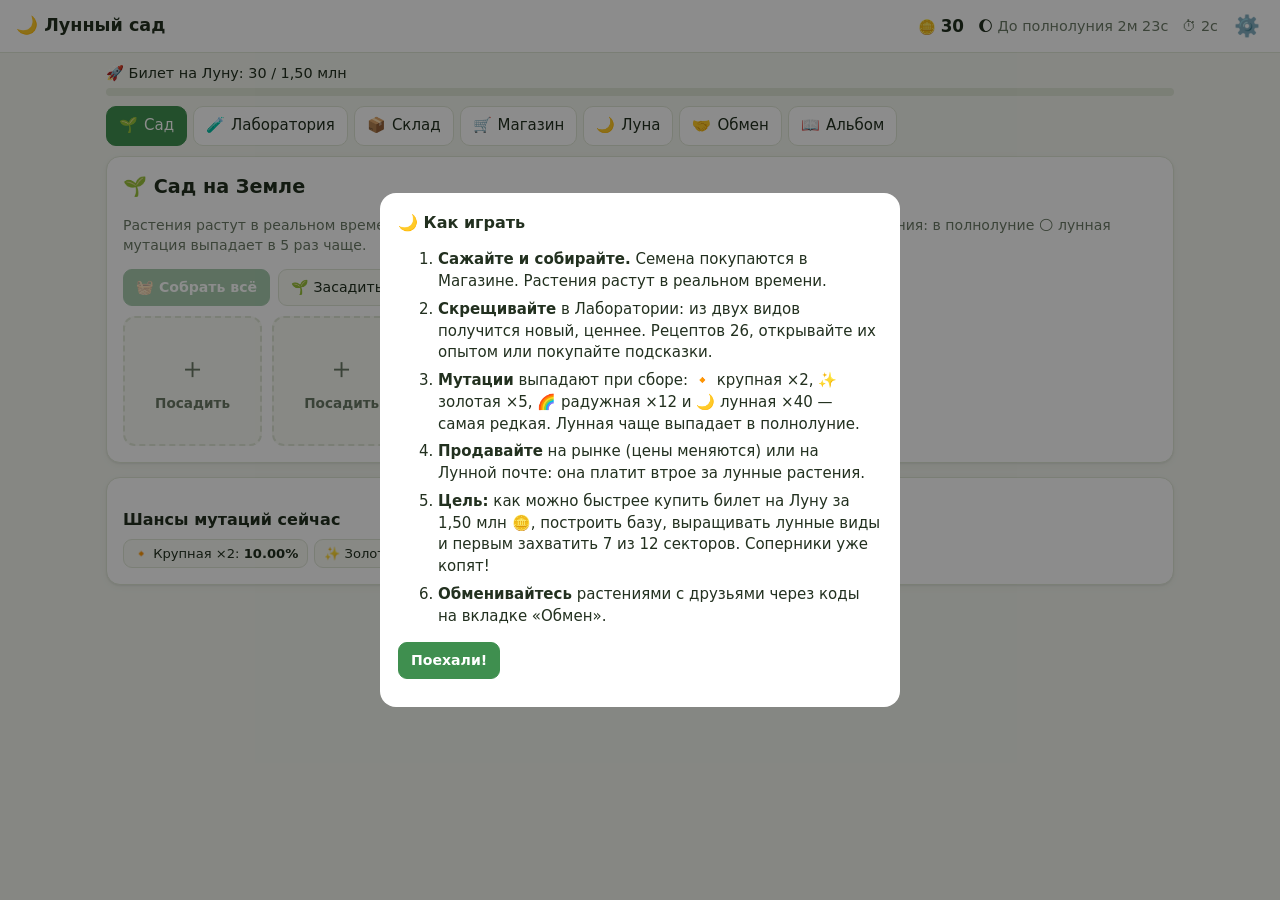
<file: index.html>
<!doctype html>
<html lang="ru">
<head>
  <meta charset="utf-8">
  <meta name="viewport" content="width=device-width, initial-scale=1">
  <title>Лунный сад</title>
  <meta name="description" content="Выращивайте, скрещивайте и продавайте растения, купите билет на Луну и захватите её первыми.">
  <link rel="icon" href="data:image/svg+xml,<svg xmlns='http://www.w3.org/2000/svg' viewBox='0 0 100 100'><text y='.9em' font-size='90'>🌙</text></svg>">
  <link rel="stylesheet" href="css/style.css">
</head>
<body>
  <header class="top">
    <div class="brand">🌙 <span>Лунный сад</span></div>
    <div class="stats">
      <span class="coinbox">🪙 <b id="coins">0</b></span>
      <span id="phase" class="phase"></span>
      <span id="clock" class="clock"></span>
    </div>
    <button class="iconbtn" data-act="settings" title="Настройки" aria-label="Настройки">⚙️</button>
  </header>
  <div id="goal" class="goal"></div>
  <nav id="tabs" class="tabs"></nav>
  <main id="main"></main>
  <div id="toasts" class="toasts" aria-live="polite"></div>
  <div id="modal" class="modal"></div>

  <script src="js/data.js"></script>
  <script src="js/game.js"></script>
  <script src="js/trade.js"></script>
  <script src="js/ui.js"></script>
  <script src="js/main.js"></script>
</body>
</html>
</file>
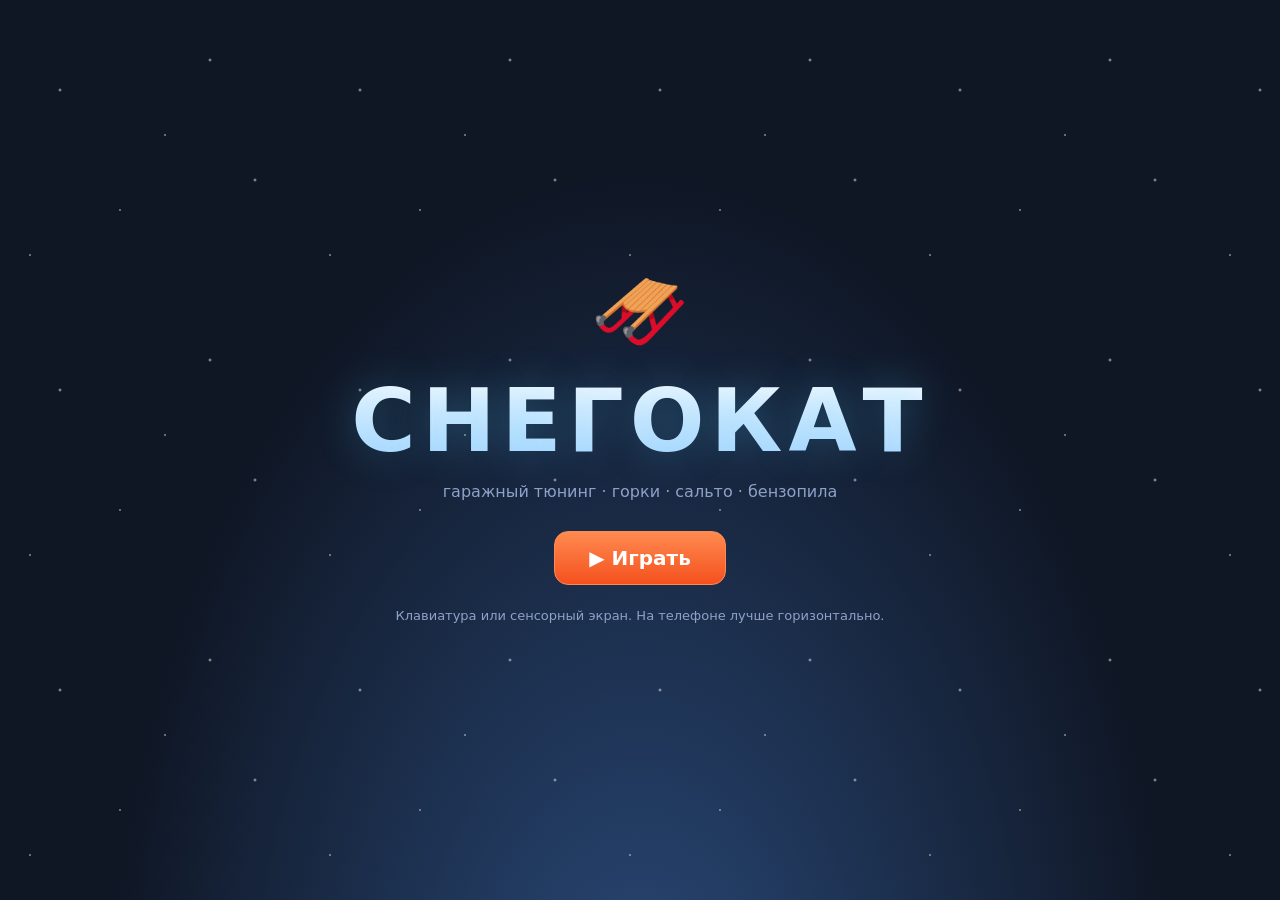
<file: snegokat.html>
<!DOCTYPE html>
<html lang="ru">
<head>
<meta charset="UTF-8">
<meta name="viewport" content="width=device-width,initial-scale=1,maximum-scale=1,user-scalable=no">
<meta name="theme-color" content="#0f1624">
<title>Снегокат: гаражный тюнинг</title>
<style>
:root {
  --bg: #0f1624;
  --panel: #18233a;
  --panel2: #1f2c48;
  --line: #2c3d63;
  --text: #e8f0ff;
  --muted: #8ea2c8;
  --accent: #4fc3f7;
  --hot: #ff7043;
  --good: #69f0ae;
  --bad: #ff5252;
  --gold: #ffd740;
}
* { box-sizing: border-box; }
html, body { margin: 0; height: 100%; background: var(--bg); color: var(--text); font-family: system-ui, -apple-system, "Segoe UI", Roboto, sans-serif; overflow: hidden; }
button { font: inherit; color: inherit; }
.hidden { display: none !important; }
.small { font-size: 13px; }
.muted { color: var(--muted); }

.screen { position: fixed; inset: 0; display: none; }
.screen.active { display: block; }

/* ---------- кнопки */
.btn {
  background: var(--panel2); border: 1px solid var(--line); border-radius: 10px;
  padding: 8px 14px; cursor: pointer; transition: transform .08s, background .15s; white-space: nowrap;
}
.btn:hover:not(:disabled) { background: #29396012; background: #283a60; }
.btn:active:not(:disabled) { transform: scale(.96); }
.btn:disabled { opacity: .45; cursor: not-allowed; }
.btn.primary { background: linear-gradient(180deg, #ff8a50, #f4511e); border-color: #ff8a50; color: #fff; font-weight: 600; }
.btn.primary:hover:not(:disabled) { background: linear-gradient(180deg, #ff9e6b, #ff5722); }
.btn.danger { background: #5c1a1a; border-color: #8e2424; }
.btn.active { background: var(--accent); color: #062033; border-color: var(--accent); font-weight: 600; }
.btn.big { font-size: 20px; padding: 14px 34px; border-radius: 14px; }
.btn.small { padding: 4px 10px; font-size: 13px; }

/* ---------- титул */
#scr-title { background: radial-gradient(ellipse at 50% 120%, #2a4a7a 0%, #0f1624 60%); }
.title-box { position: absolute; inset: 0; display: flex; flex-direction: column; align-items: center; justify-content: center; text-align: center; padding: 16px; gap: 10px; }
.title-icon { font-size: 80px; animation: bob 2s ease-in-out infinite; }
h1 { font-size: clamp(42px, 10vw, 88px); margin: 0; letter-spacing: 6px; background: linear-gradient(180deg, #fff, #9fd3ff); -webkit-background-clip: text; background-clip: text; color: transparent; text-shadow: 0 0 40px rgba(79,195,247,.3); }
.sub { color: var(--muted); margin: 0 0 20px; }
.title-snow { position: absolute; inset: 0; background-image: radial-gradient(2px 2px at 20% 30%, #fff, transparent), radial-gradient(2px 2px at 70% 20%, #fff, transparent), radial-gradient(1.5px 1.5px at 40% 70%, #fff, transparent), radial-gradient(2px 2px at 85% 60%, #fff, transparent), radial-gradient(1.5px 1.5px at 10% 85%, #fff, transparent), radial-gradient(1.5px 1.5px at 55% 45%, #fff, transparent); background-size: 300px 300px; animation: snow 12s linear infinite; opacity: .7; }
@keyframes snow { to { background-position: 60px 300px; } }
@keyframes bob { 50% { transform: translateY(-10px) rotate(-4deg); } }

/* ---------- гараж */
#scr-garage { display: none; flex-direction: column; background: linear-gradient(180deg, #121b2d, #0c1220); }
#scr-garage.active { display: flex; }
.topbar { display: flex; align-items: center; gap: 12px; padding: 10px 16px; background: var(--panel); border-bottom: 1px solid var(--line); }
.logo { font-weight: 800; font-size: 20px; }
.coins { margin-left: auto; font-weight: 700; font-size: 20px; color: var(--gold); background: #0006; padding: 4px 14px; border-radius: 20px; }
.tabs { display: flex; gap: 4px; padding: 8px 12px 0; overflow-x: auto; background: var(--panel); scrollbar-width: none; }
.tabs button { background: transparent; border: 0; border-bottom: 3px solid transparent; padding: 8px 12px; cursor: pointer; color: var(--muted); white-space: nowrap; font-size: 15px; }
.tabs button.active { color: var(--text); border-color: var(--hot); }
.g-body { flex: 1; overflow-y: auto; padding: 14px 16px 40px; }
.card { background: var(--panel); border: 1px solid var(--line); border-radius: 14px; padding: 12px 14px; margin-bottom: 12px; }
.card h3 { margin: 4px 0 8px; font-size: 16px; }
.card.hero { text-align: center; padding: 30px; background: linear-gradient(135deg, #3e1d0e, #18233a); }
.grid2 { display: grid; grid-template-columns: minmax(0, 1.3fr) minmax(0, 1fr); gap: 12px; }
@media (max-width: 860px) { .grid2 { grid-template-columns: 1fr; } }
.preview-card canvas { width: 100%; height: auto; border-radius: 10px; display: block; margin-bottom: 8px; }
.row { display: flex; gap: 8px; align-items: center; margin: 6px 0; }
.wrap { flex-wrap: wrap; }
.chip { background: var(--panel2); border: 1px solid var(--line); border-radius: 20px; padding: 6px 12px; cursor: pointer; font-size: 14px; }
.chip.on { background: #1e4b3a; border-color: var(--good); }
.tag { background: var(--panel2); border-radius: 8px; padding: 3px 8px; font-size: 13px; }
.tag.hot { background: #5a2410; color: #ffab91; }
.swatches { display: flex; gap: 8px; flex-wrap: wrap; margin-bottom: 10px; }
.sw { width: 34px; height: 34px; border-radius: 50%; border: 3px solid #0006; cursor: pointer; }
.sw.sel { border-color: #fff; transform: scale(1.1); }
.bar { height: 10px; background: #0007; border-radius: 6px; overflow: hidden; margin: 6px 0; }
.bar i { display: block; height: 100%; background: linear-gradient(90deg, var(--accent), var(--good)); transition: width .2s; }
.mix { display: flex; gap: 10px; flex-wrap: wrap; align-items: flex-end; margin: 8px 0; }
.mix label { display: flex; flex-direction: column; font-size: 13px; color: var(--muted); gap: 4px; }
.mix input { width: 110px; background: #0b1220; border: 1px solid var(--line); color: var(--text); border-radius: 8px; padding: 6px 8px; font-size: 16px; }

.cards { display: grid; grid-template-columns: repeat(auto-fill, minmax(300px, 1fr)); gap: 12px; }
.proj { display: flex; flex-direction: column; gap: 6px; margin: 0; }
.proj.done { border-color: #2e7d5b; background: linear-gradient(180deg, #17322a, var(--panel)); }
.proj .eff { color: #b3e5fc; }
.diff { font-size: 11px; opacity: .7; }
.parts { display: flex; flex-wrap: wrap; gap: 4px; }
.part { font-size: 12px; padding: 3px 7px; border-radius: 6px; background: #0005; }
.part.ok { color: var(--good); }
.part.no { color: #ff8a80; }
.badge { display: inline-block; background: #1e4b3a; color: var(--good); padding: 4px 10px; border-radius: 8px; font-size: 13px; font-weight: 600; }

.stages { display: flex; flex-direction: column; gap: 8px; }
.stage { display: flex; gap: 12px; align-items: flex-start; background: var(--panel); border: 1px solid var(--line); border-radius: 12px; padding: 10px 12px; }
.stage .num { width: 32px; height: 32px; flex: none; border-radius: 50%; background: var(--panel2); display: grid; place-items: center; font-weight: 700; }
.stage.done { opacity: .65; }
.stage.done .num { background: #2e7d5b; }
.stage.cur { border-color: var(--hot); box-shadow: 0 0 0 1px var(--hot) inset; }
.stage.cur .num { background: var(--hot); }
.stage.locked { opacity: .45; }
.sbody { display: flex; flex-direction: column; gap: 6px; align-items: flex-start; }

.cats { margin-bottom: 10px; }
.items { display: grid; grid-template-columns: repeat(auto-fill, minmax(320px, 1fr)); gap: 8px; }
.item { display: flex; align-items: center; gap: 12px; background: var(--panel); border: 1px solid var(--line); border-radius: 12px; padding: 10px 12px; }
.item .ico { font-size: 30px; width: 40px; text-align: center; }
.item .info { flex: 1; min-width: 0; }
.item .have { color: var(--accent); }
.btn.buy { font-weight: 700; color: var(--gold); }

.stats { display: grid; grid-template-columns: repeat(auto-fill, minmax(140px, 1fr)); gap: 10px; text-align: center; }
.stats b { display: block; font-size: 22px; }
.stats small { color: var(--muted); }
.pad { padding: 4px 4px 0; }
.achs { display: grid; grid-template-columns: repeat(auto-fill, minmax(240px, 1fr)); gap: 8px; }
.ach { background: var(--panel); border: 1px solid var(--line); border-radius: 10px; padding: 10px; opacity: .55; display: flex; flex-direction: column; gap: 3px; }
.ach.got { opacity: 1; border-color: #8d6e00; background: linear-gradient(180deg, #3a3010, var(--panel)); }
.ach small { color: var(--muted); }
textarea.code { width: 100%; height: 110px; background: #0b1220; color: var(--text); border: 1px solid var(--line); border-radius: 8px; font-family: monospace; font-size: 11px; padding: 8px; }

/* ---------- горка */
#ride-canvas { position: absolute; inset: 0; width: 100%; height: 100%; display: block; touch-action: none; }
.ride-top { position: absolute; top: 8px; left: 8px; right: 8px; display: flex; gap: 6px; flex-wrap: wrap; }
.ride-top .btn { background: #000a; border-color: #ffffff22; padding: 6px 12px; }
.build-bar { position: absolute; left: 8px; right: 8px; bottom: 8px; display: flex; flex-wrap: wrap; gap: 6px; align-items: center; background: #0b1220dd; padding: 8px; border-radius: 12px; border: 1px solid var(--line); }
.build-bar button { background: var(--panel2); border: 1px solid var(--line); border-radius: 8px; padding: 7px 10px; cursor: pointer; font-size: 14px; }
.build-bar button.active { background: var(--accent); color: #062033; font-weight: 700; }
.build-bar button.danger { background: #5c1a1a; }
.build-bar .snow { margin: 0 6px; font-size: 14px; }
#b-left { margin-left: auto; }
#b-left, #b-right { padding: 7px 16px; font-size: 18px; }

.touch { position: absolute; left: 0; right: 0; bottom: 0; display: flex; justify-content: space-between; align-items: flex-end; padding: 10px; pointer-events: none; gap: 6px; }
.touch > div { display: flex; gap: 8px; pointer-events: auto; }
.touch .tc { flex-wrap: wrap; justify-content: center; max-width: 260px; gap: 6px; }
.touch .tr { flex-direction: column; align-items: flex-end; }
.touch button { width: 64px; height: 64px; border-radius: 50%; border: 2px solid #ffffff55; background: #0007; color: #fff; font-size: 24px; touch-action: none; user-select: none; -webkit-user-select: none; }
.touch .tc button { width: 46px; height: 46px; font-size: 20px; }
.touch button.sm { width: 74px; height: 40px; border-radius: 20px; font-size: 14px; }
.touch button.wide { width: 110px; height: 64px; border-radius: 32px; font-size: 18px; font-weight: 700; background: #f4511e99; }
.touch button.on { background: #4fc3f799; transform: scale(.94); }

/* ---------- оверлеи */
.overlay { position: fixed; inset: 0; background: #000b; display: flex; align-items: center; justify-content: center; z-index: 50; padding: 10px; }
#modal { z-index: 60; }
.modal-win { background: var(--panel); border: 1px solid var(--line); border-radius: 16px; padding: 18px 20px; max-width: 520px; width: 100%; max-height: 90vh; overflow-y: auto; box-shadow: 0 20px 60px #000a; animation: pop .18s ease-out; }
.modal-win h2 { margin: 0 0 10px; }
.modal-btns { display: flex; gap: 8px; justify-content: flex-end; flex-wrap: wrap; margin-top: 14px; }
@keyframes pop { from { transform: scale(.92); opacity: 0; } }
.summary { text-align: center; display: flex; flex-direction: column; gap: 6px; }
.big-num { font-size: 44px; font-weight: 800; }
.big-num small { font-size: 15px; font-weight: 400; color: var(--muted); }
.coins-earned { font-size: 30px; font-weight: 800; color: var(--gold); margin-top: 6px; }
table.keys { border-collapse: collapse; width: 100%; font-size: 14px; }
table.keys td { padding: 4px 6px; border-bottom: 1px solid var(--line); }
kbd { background: #0b1220; border: 1px solid var(--line); border-bottom-width: 3px; border-radius: 5px; padding: 1px 6px; font-size: 12px; }

.mg-win { background: var(--panel); border: 1px solid var(--line); border-radius: 16px; width: min(1200px, 100%); max-height: 100%; display: flex; flex-direction: column; overflow: hidden; }
.mg-head { display: flex; align-items: center; justify-content: space-between; padding: 8px 12px; border-bottom: 1px solid var(--line); }
.mg-head h2 { margin: 0; font-size: 18px; }
.mg-main { display: flex; gap: 10px; padding: 10px; min-height: 0; flex: 1; }
#mg-canvas { flex: 1 1 auto; min-width: 0; max-width: 800px; width: 100%; aspect-ratio: 16 / 9; height: auto; border-radius: 10px; touch-action: none; background: #000; align-self: flex-start; }
.mg-info { width: 300px; flex: none; overflow-y: auto; font-size: 14px; max-height: 60vh; }
.mg-sec { background: var(--panel2); border-radius: 10px; padding: 8px 10px; margin-bottom: 8px; }
.mg-sec .hint { margin: 4px 0 0; padding-left: 18px; }
.mg-sec .hint li { margin: 2px 0; }
.res-row { display: flex; gap: 14px; }
.mg-log div { font-size: 13px; padding: 4px 8px; border-left: 3px solid var(--line); margin-bottom: 4px; }
.mg-log div:first-child { border-color: var(--accent); background: #0003; }
.mg-log .good { border-color: var(--good) !important; color: var(--good); }
.mg-log .bad { border-color: var(--bad) !important; color: #ff8a80; }
.mg-log .warn { border-color: var(--gold) !important; color: #ffe082; }
.mg-btns { display: flex; gap: 8px; flex-wrap: wrap; padding: 8px 12px 12px; }
.mg-btns .btn { font-size: 15px; padding: 10px 16px; }
.mg-sliders { display: flex; flex-direction: column; gap: 10px; background: var(--panel2); border-radius: 10px; padding: 10px; }
.mg-sliders label { display: flex; flex-direction: column; gap: 6px; }
.mg-sliders input { width: 100%; }
@media (max-width: 900px) {
  .mg-main { flex-direction: column; overflow-y: auto; }
  .mg-info { width: 100%; max-height: none; }
  #mg-canvas { max-width: 100%; }
}

#toasts { position: fixed; top: 58px; left: 50%; transform: translateX(-50%); align-items: center; display: flex; flex-direction: column; gap: 8px; z-index: 80; pointer-events: none; max-width: min(360px, calc(100vw - 24px)); }
.toast { background: #1f2c48f2; border: 1px solid var(--line); border-left: 4px solid var(--accent); padding: 10px 14px; border-radius: 10px; font-size: 14px; box-shadow: 0 6px 20px #0008; animation: slide .25s ease-out; transition: opacity .4s, transform .4s; }
.toast.good { border-left-color: var(--good); }
.toast.bad { border-left-color: var(--bad); }
.toast.ach { border-left-color: var(--gold); background: #3a3010f2; }
.toast.out { opacity: 0; transform: translateY(-20px); }
@keyframes slide { from { transform: translateY(-20px); opacity: 0; } }

/* телефон горизонтально: мини-игра должна влезать по высоте */
@media (max-height: 540px) {
  .overlay { padding: 4px; }
  .mg-head { padding: 4px 10px; }
  .mg-head h2 { font-size: 15px; }
  .mg-main { flex-direction: row; padding: 6px; gap: 6px; overflow: hidden; }
  #mg-canvas { width: auto; height: calc(100vh - 110px); max-width: 64vw; }
  .mg-info { width: auto; flex: 1; min-width: 150px; max-height: calc(100vh - 110px); font-size: 12px; }
  .mg-btns { padding: 4px 8px 6px; gap: 5px; }
  .mg-btns .btn { padding: 6px 10px; font-size: 13px; }
  .topbar { padding: 6px 12px; }
  .g-body { padding: 8px 10px 30px; }
}

</style>
</head>
<body>
<div id="app">

  <!-- Титульный экран -->
  <section id="scr-title" class="screen active">
    <div class="title-snow"></div>
    <div class="title-box">
      <div class="title-icon">🛷</div>
      <h1>СНЕГОКАТ</h1>
      <p class="sub">гаражный тюнинг · горки · сальто · бензопила</p>
      <button id="t-continue" class="btn big primary">▶ Играть</button>
      <p class="small muted">Клавиатура или сенсорный экран. На телефоне лучше горизонтально.</p>
    </div>
  </section>

  <!-- Гараж -->
  <section id="scr-garage" class="screen">
    <header class="topbar">
      <div class="logo">🛷 <span>Гараж</span></div>
      <div class="coins">🪙 <span id="g-coins">0</span></div>
      <button id="btn-go" class="btn primary">На горку! ▶</button>
    </header>
    <nav id="g-tabs" class="tabs">
      <button data-tab="sled">🛷 Снегокат</button>
      <button data-tab="electro">🔥 Электроника</button>
      <button data-tab="motor">🪚 Мотор</button>
      <button data-tab="shop">🛒 Магазин</button>
      <button data-tab="ach">🏆 Достижения</button>
      <button data-tab="settings">⚙️</button>
    </nav>
    <main id="g-body" class="g-body"></main>
  </section>

  <!-- Горка -->
  <section id="scr-ride" class="screen">
    <canvas id="ride-canvas"></canvas>
    <div class="ride-top">
      <button id="r-garage" class="btn">🏠 Гараж</button>
      <button id="r-build" class="btn">🪏 Стройка</button>
      <button id="r-night" class="btn">🌙 Ночь</button>
      <button id="r-light" class="btn">🔦</button>
      <button id="r-restart" class="btn">↺</button>
    </div>
    <div id="build-bar" class="build-bar hidden">
      <button data-tool="raise">⬆️ Насыпать</button>
      <button data-tool="dig">⬇️ Копать</button>
      <button data-tool="smooth">〰️ Сгладить</button>
      <button data-tool="kicker">📐 Кикер</button>
      <button data-tool="bigkicker">🚀 Большой кикер</button>
      <button data-tool="landing">🛬 Приземлялка</button>
      <button data-tool="ice">🧊 Залить лёд</button>
      <button data-tool="unice">❄️ Убрать лёд</button>
      <span class="snow">❄️ Снег: <b id="b-snow">0</b></span>
      <button id="b-left">◀</button><button id="b-right">▶</button>
      <button id="b-reset" class="danger">Сброс</button>
    </div>
    <div id="touch" class="touch hidden">
      <div class="tl">
        <button data-k="left">⟲</button>
        <button data-k="right">⟳</button>
      </div>
      <div class="tc">
        <button data-k="KeyZ">🦸</button>
        <button data-k="KeyX">🙌</button>
        <button data-k="KeyC">🦵</button>
        <button data-k="KeyV">🤸</button>
        <button data-k="sigL" data-need="turn">◀️</button>
        <button data-k="horn" data-need="horn">📯</button>
        <button data-k="sigR" data-need="turn">▶️</button>
      </div>
      <div class="tr">
        <button data-k="brake" class="sm">тормоз</button>
        <button data-k="gas" data-need="motor" class="sm">газ</button>
        <button data-k="push" class="wide">толчок</button>
      </div>
    </div>
  </section>
</div>

<!-- Мини-игры -->
<div id="mg" class="overlay hidden">
  <div class="mg-win">
    <div class="mg-head"><h2 id="mg-title"></h2><button id="mg-close" class="btn">✕ Выйти</button></div>
    <div class="mg-main">
      <canvas id="mg-canvas" width="800" height="450"></canvas>
      <div id="mg-info" class="mg-info"></div>
    </div>
    <div id="mg-btns" class="mg-btns"></div>
  </div>
</div>

<!-- Модалка -->
<div id="modal" class="overlay hidden">
  <div class="modal-win">
    <h2 id="modal-title"></h2>
    <div id="modal-body"></div>
    <div id="modal-btns" class="modal-btns"></div>
  </div>
</div>
<div id="toasts"></div>

<script>
'use strict';
// ===== Общие помощники =====
const $ = (s, r = document) => r.querySelector(s);
const $$ = (s, r = document) => Array.from(r.querySelectorAll(s));
const clamp = (v, a, b) => (v < a ? a : v > b ? b : v);
const lerp = (a, b, t) => a + (b - a) * t;
const rand = (a, b) => a + Math.random() * (b - a);
const randi = (a, b) => Math.floor(rand(a, b + 1));
const TAU = Math.PI * 2;

function wrapAngle(a) {
  a = (a + Math.PI) % TAU;
  if (a < 0) a += TAU;
  return a - Math.PI;
}
function fmt(n) { return Math.floor(n).toLocaleString('ru-RU'); }
function esc(s) {
  return String(s).replace(/[&<>"']/g, c => ({ '&': '&amp;', '<': '&lt;', '>': '&gt;', '"': '&quot;', "'": '&#39;' }[c]));
}
function dist(ax, ay, bx, by) { return Math.hypot(ax - bx, ay - by); }
function distToSeg(px, py, ax, ay, bx, by) {
  const dx = bx - ax, dy = by - ay;
  const l2 = dx * dx + dy * dy || 1;
  const t = clamp(((px - ax) * dx + (py - ay) * dy) / l2, 0, 1);
  return { d: Math.hypot(px - (ax + dx * t), py - (ay + dy * t)), t };
}
function roundRect(ctx, x, y, w, h, r) {
  r = Math.min(r, Math.abs(w) / 2, Math.abs(h) / 2);
  ctx.beginPath();
  ctx.moveTo(x + r, y);
  ctx.arcTo(x + w, y, x + w, y + h, r);
  ctx.arcTo(x + w, y + h, x, y + h, r);
  ctx.arcTo(x, y + h, x, y, r);
  ctx.arcTo(x, y, x + w, y, r);
  ctx.closePath();
}
function hexA(hex, a) {
  const n = parseInt(hex.slice(1), 16);
  return `rgba(${(n >> 16) & 255},${(n >> 8) & 255},${n & 255},${a})`;
}
function plural(n, one, few, many) {
  const m10 = n % 10, m100 = n % 100;
  if (m10 === 1 && m100 !== 11) return one;
  if (m10 >= 2 && m10 <= 4 && (m100 < 10 || m100 >= 20)) return few;
  return many;
}

</script>
<script>
'use strict';
// ===== Игровые данные: предметы, схемы, достижения, этапы мотора =====

const CATS = {
  radio: '📻 Радиодетали',
  tools: '🧰 Инструмент и расходники',
  auto: '⛽ Автозапчасти и ГСМ',
  flea: '🏚️ Барахолка',
  upgrade: '⭐ Улучшения',
};

const ITEMS = {
  // --- радиодетали
  battery: { name: 'Аккумулятор 18650', price: 60, cat: 'radio', icon: '🔋', desc: 'Литиевый, 3.7 В. Не замыкать плюс с минусом!' },
  switch: { name: 'Тумблер', price: 15, cat: 'radio', icon: '🎚️', desc: 'Включил — горит, выключил — нет.' },
  tact: { name: 'Тактовая кнопка', price: 8, cat: 'radio', icon: '🔘', desc: 'Замыкает, только пока нажата.' },
  led_w: { name: 'Светодиод белый 1 Вт', price: 12, cat: 'radio', icon: '💡', desc: 'Яркий, для фары.' },
  led_r: { name: 'Светодиод красный', price: 10, cat: 'radio', icon: '🔴' },
  led_o: { name: 'Светодиод оранжевый', price: 10, cat: 'radio', icon: '🟠' },
  res: { name: 'Резистор 100 Ом', price: 4, cat: 'radio', icon: '〰️', desc: 'Ограничивает ток. Без него светодиод сгорит.' },
  strip: { name: 'Светодиодная RGB-лента', price: 90, cat: 'radio', icon: '🌈', desc: 'Резисторы уже встроены.' },
  buzzer: { name: 'Пьезо-пищалка', price: 25, cat: 'radio', icon: '📢', desc: 'Полярная! Плюс к плюсу.' },
  tilt: { name: 'Датчик наклона', price: 30, cat: 'radio', icon: '📐', desc: 'Шарик внутри замыкает контакты, если трясти.' },
  micro: { name: 'Концевик (микрик)', price: 15, cat: 'radio', icon: '🖲️', desc: 'Срабатывает от тормозной ручки.' },
  mcu: { name: 'Ардуинка Нано (клон)', price: 160, cat: 'radio', icon: '🧠', desc: 'Маленький компьютер.' },
  oled: { name: 'OLED-дисплей 0.96"', price: 120, cat: 'radio', icon: '📟' },
  hall: { name: 'Датчик Холла + магнит', price: 45, cat: 'radio', icon: '🧲', desc: 'Считает обороты по магниту.' },
  bt: { name: 'Bluetooth-аудиомодуль', price: 90, cat: 'radio', icon: '📶' },
  amp: { name: 'Усилитель PAM8403', price: 60, cat: 'radio', icon: '🎛️' },
  spk: { name: 'Динамик 3 Вт', price: 55, cat: 'radio', icon: '🔈' },
  // --- инструмент и расходники
  solder: { name: 'Припой с канифолью', price: 30, cat: 'tools', icon: '🧵', pack: 10, unit: 'точек', desc: '10 точек пайки.' },
  wire: { name: 'Провода', price: 20, cat: 'tools', icon: '〽️', pack: 5, unit: 'шт', desc: '5 проводков.' },
  multimeter: { name: 'Мультиметр', price: 220, cat: 'tools', icon: '📟', tool: true, desc: 'Кнопка «Прозвонить»: найдёт ошибки и КЗ ДО включения.' },
  station: { name: 'Паяльная станция', price: 450, cat: 'tools', icon: '🔥', tool: true, desc: 'Держит температуру: зона идеальной пайки шире.' },
  // --- автозапчасти / ГСМ
  wd40: { name: 'Проникающая смазка', price: 70, cat: 'auto', icon: '🧴', desc: 'Для закисших болтов.' },
  carbclean: { name: 'Очиститель карбюратора', price: 80, cat: 'auto', icon: '🧯' },
  plug: { name: 'Свеча зажигания', price: 60, cat: 'auto', icon: '⚡' },
  carbkit: { name: 'Ремкомплект карбюратора', price: 120, cat: 'auto', icon: '🧩', desc: 'Мембраны и прокладки.' },
  fuelhose: { name: 'Топливный шланг', price: 40, cat: 'auto', icon: '🪱' },
  electrodes: { name: 'Электроды для сварки', price: 50, cat: 'auto', icon: '🥢', desc: 'Сварку даст сосед Петрович.' },
  petrol: { name: 'Бензин АИ-92', price: 65, cat: 'auto', icon: '⛽', pack: 1000, unit: 'мл', desc: '1 литр.' },
  oil: { name: 'Масло 2Т', price: 45, cat: 'auto', icon: '🛢️', pack: 100, unit: 'мл', desc: '100 мл. Для двухтактных моторов.' },
  pistonkit: { name: 'Поршневая группа', price: 400, cat: 'auto', icon: '🔩', desc: 'Ремонт мотора, если его заклинило.' },
  // --- барахолка
  chainsaw: { name: 'Старая бензопила', price: 700, cat: 'flea', icon: '🪚', desc: '«Работала, когда ставили в сарай. Лет 15 назад.»' },
  wheel: { name: 'Колесо с шипами', price: 350, cat: 'flea', icon: '🛞', desc: 'От детского квадроцикла. Шипы — саморезы.' },
  chain: { name: 'Цепь', price: 150, cat: 'flea', icon: '⛓️' },
  sprocket: { name: 'Звёздочка-заготовка', price: 120, cat: 'flea', icon: '⚙️', desc: 'Нужно выточить. Можно запороть.' },
  metal: { name: 'Профиль и уголок', price: 180, cat: 'flea', icon: '📏', desc: 'Для рамы мотора.' },
  // --- улучшения
  wax: { name: 'Парафин для полозьев', price: 140, cat: 'upgrade', icon: '🕯️', tool: true, desc: 'Меньше трение — выше скорость.' },
  grips: { name: 'Грипсы на руль', price: 70, cat: 'upgrade', icon: '✊', tool: true, desc: 'Сальто крутится быстрее.' },
  seat: { name: 'Мягкое сиденье', price: 160, cat: 'upgrade', icon: '🛋️', tool: true, desc: 'Прощает кривые и жёсткие приземления.' },
  shovel2: { name: 'Большая лопата', price: 200, cat: 'upgrade', icon: '🪏', tool: true, desc: 'Строить горку быстрее и шире.' },
  bucket: { name: 'Ведро для заливки', price: 90, cat: 'upgrade', icon: '🪣', tool: true, desc: 'Заливай дорожки льдом — скользко и быстро!' },
  bigtank: { name: 'Увеличенный бак', price: 250, cat: 'upgrade', icon: '🛢️', tool: true, desc: 'Бак 1.2 л вместо 0.5 л.' },
  snow: { name: 'Самосвал снега', price: 100, cat: 'upgrade', icon: '🚚', desc: '+400 снега для стройки горок.' },
};

// ===== Электронные проекты (пайка) =====
const PROJECTS = [
  {
    id: 'headlight', name: 'Фара', icon: '🔦', diff: 1,
    desc: 'Аккумулятор, тумблер и яркий светодиод. Классика.',
    effect: 'Свет ночью (клавиша L). Ночные заезды ×1.5 монет.',
    parts: { battery: 1, switch: 1, led_w: 1 },
    comps: [
      { id: 'bat', t: 'battery', x: 190, y: 340 },
      { id: 'sw', t: 'switch', x: 400, y: 140 },
      { id: 'led', t: 'led', x: 620, y: 250, color: '#ffffff', label: 'Белый LED' },
    ],
    nets: [['bat.+', 'sw.1'], ['sw.2', 'led.A'], ['led.K', 'bat.-']],
    hint: ['Плюс аккумулятора → тумблер', 'Тумблер → анод светодиода (A+)', 'Катод светодиода (K−) → минус аккумулятора'],
  },
  {
    id: 'horn', name: 'Клаксон', icon: '📯', diff: 1,
    desc: 'Тактовая кнопка и пищалка. Бип-бип!',
    effect: 'Клаксон на клавишу H.',
    parts: { battery: 1, tact: 1, buzzer: 1 },
    comps: [
      { id: 'bat', t: 'battery', x: 200, y: 350 },
      { id: 'bt', t: 'tact', x: 400, y: 130 },
      { id: 'bz', t: 'buzzer', x: 620, y: 260 },
    ],
    nets: [['bat.+', 'bt.1'], ['bt.2', 'bz.+'], ['bz.-', 'bat.-']],
    hint: ['Плюс → кнопка', 'Кнопка → плюс пищалки', 'Минус пищалки → минус аккумулятора'],
  },
  {
    id: 'stoplight', name: 'Стоп-сигнал', icon: '🛑', diff: 2,
    desc: 'Концевик на тормозе зажигает красный светодиод. Не забудь резистор!',
    effect: 'Красный свет при торможении (S / ↓).',
    parts: { battery: 1, micro: 1, res: 1, led_r: 1 },
    comps: [
      { id: 'bat', t: 'battery', x: 180, y: 360 },
      { id: 'mic', t: 'micro', x: 180, y: 130 },
      { id: 'r', t: 'res', x: 430, y: 140 },
      { id: 'led', t: 'led', x: 650, y: 250, color: '#ff1744', label: 'Красный LED' },
    ],
    nets: [['bat.+', 'mic.1'], ['mic.2', 'r.1'], ['r.2', 'led.A'], ['led.K', 'bat.-']],
    hint: ['Плюс → концевик', 'Концевик → резистор', 'Резистор → анод (A+)', 'Катод (K−) → минус'],
  },
  {
    id: 'underglow', name: 'Подсветка днища', icon: '🌈', diff: 1,
    desc: 'RGB-лента под рамой. Цвет выбирается в гараже.',
    effect: 'Неоновое свечение. +10% монет за стиль.',
    parts: { battery: 1, switch: 1, strip: 1 },
    comps: [
      { id: 'bat', t: 'battery', x: 190, y: 350 },
      { id: 'sw', t: 'switch', x: 170, y: 120 },
      { id: 'st', t: 'strip', x: 540, y: 250 },
    ],
    nets: [['bat.+', 'sw.1'], ['sw.2', 'st.+'], ['st.-', 'bat.-']],
    hint: ['Плюс → тумблер', 'Тумблер → плюс ленты', 'Минус ленты → минус аккумулятора'],
  },
  {
    id: 'turn', name: 'Поворотники', icon: '↔️', diff: 3,
    desc: 'Две тактовые кнопки, два оранжевых светодиода и два резистора.',
    effect: 'Поворотники на Q / E. Показал поворот перед трамплином — бонус!',
    parts: { battery: 1, tact: 2, res: 2, led_o: 2 },
    comps: [
      { id: 'bat', t: 'battery', x: 400, y: 395 },
      { id: 'bl', t: 'tact', x: 100, y: 200, label: 'Кнопка Л' },
      { id: 'br', t: 'tact', x: 700, y: 200, label: 'Кнопка П' },
      { id: 'rl', t: 'res', x: 250, y: 90 },
      { id: 'rr', t: 'res', x: 550, y: 90 },
      { id: 'll', t: 'led', x: 310, y: 230, color: '#ff9100', label: 'LED Л' },
      { id: 'lr', t: 'led', x: 490, y: 230, color: '#ff9100', label: 'LED П' },
    ],
    nets: [['bat.+', 'bl.1', 'br.1'], ['bl.2', 'rl.1'], ['rl.2', 'll.A'], ['br.2', 'rr.1'], ['rr.2', 'lr.A'], ['ll.K', 'lr.K', 'bat.-']],
    hint: ['Плюс → обе кнопки', 'Кнопка Л → резистор → анод LED Л', 'Кнопка П → резистор → анод LED П', 'Оба катода (K−) → минус'],
  },
  {
    id: 'alarm', name: 'Сигнализация', icon: '🚨', diff: 3,
    desc: 'Датчик наклона + пищалка + красный индикатор. Если тронут снегокат — орёт.',
    effect: 'Защищает гараж от воришек. Мигающий светодиод на раме.',
    parts: { battery: 1, switch: 1, tilt: 1, buzzer: 1, res: 1, led_r: 1 },
    comps: [
      { id: 'bat', t: 'battery', x: 400, y: 400 },
      { id: 'sw', t: 'switch', x: 110, y: 130 },
      { id: 'tl', t: 'tilt', x: 330, y: 110 },
      { id: 'r', t: 'res', x: 560, y: 110 },
      { id: 'led', t: 'led', x: 700, y: 210, color: '#ff1744', label: 'Индикатор' },
      { id: 'bz', t: 'buzzer', x: 330, y: 250 },
    ],
    nets: [['bat.+', 'sw.1'], ['sw.2', 'tl.1', 'r.1'], ['r.2', 'led.A'], ['tl.2', 'bz.+'], ['bz.-', 'led.K', 'bat.-']],
    hint: ['Плюс → тумблер (взвод)', 'Тумблер → датчик наклона И резистор', 'Резистор → анод индикатора', 'Датчик → плюс пищалки', 'Минус пищалки, катод индикатора → минус'],
  },
  {
    id: 'speedo', name: 'Спидометр', icon: '⏱️', diff: 4, firmware: true,
    desc: 'Ардуинка, дисплей и датчик Холла. Потом прошивка.',
    effect: 'Скорость на экране и рекорд скорости.',
    parts: { battery: 1, mcu: 1, oled: 1, hall: 1 },
    comps: [
      { id: 'bat', t: 'battery', x: 150, y: 120 },
      { id: 'mcu', t: 'mcu', x: 400, y: 330, label: 'Ардуинка' },
      { id: 'dsp', t: 'oled', x: 420, y: 110, label: 'Дисплей' },
      { id: 'hl', t: 'hall', x: 690, y: 170, label: 'Холл' },
    ],
    nets: [['bat.+', 'mcu.VIN'], ['bat.-', 'mcu.GND', 'dsp.GND', 'hl.GND'], ['mcu.5V', 'dsp.VCC', 'hl.VCC'], ['hl.OUT', 'mcu.D2'], ['dsp.SDA', 'mcu.A4'], ['dsp.SCL', 'mcu.A5']],
    hint: ['Плюс → VIN ардуинки', 'Минус → GND ардуинки, дисплея и датчика', '5V ардуинки → VCC дисплея и датчика', 'OUT датчика → D2', 'SDA → A4, SCL → A5'],
  },
  {
    id: 'speaker', name: 'Колонка', icon: '🎵', diff: 4,
    desc: 'Bluetooth-модуль, усилитель и динамик. Музыка на горке!',
    effect: 'Музыка во время заезда. +10% монет.',
    parts: { battery: 1, switch: 1, bt: 1, amp: 1, spk: 1 },
    comps: [
      { id: 'bat', t: 'battery', x: 150, y: 400 },
      { id: 'sw', t: 'switch', x: 110, y: 150 },
      { id: 'bt', t: 'bt', x: 340, y: 120, label: 'BT-модуль' },
      { id: 'amp', t: 'amp', x: 560, y: 200, label: 'Усилитель' },
      { id: 'sp', t: 'spk', x: 700, y: 340 },
    ],
    nets: [['bat.+', 'sw.1'], ['sw.2', 'bt.VCC', 'amp.VCC'], ['bat.-', 'bt.GND', 'amp.GND'], ['bt.OUT', 'amp.IN'], ['amp.O+', 'sp.+'], ['amp.O-', 'sp.-']],
    hint: ['Плюс → тумблер', 'Тумблер → VCC модуля и усилителя', 'Минус → GND модуля и усилителя', 'OUT модуля → IN усилителя', 'O+ → плюс динамика, O− → минус'],
  },
];

// ===== Этапы сборки мотора =====
const MOTOR_STAGES = [
  { id: 'buy', name: 'Притащить пилу', icon: '🪚', req: { chainsaw: 1 }, desc: 'Купи старую бензопилу на барахолке и притащи в гараж.' },
  { id: 'bolts', name: 'Разборка', icon: '🔧', req: { wd40: 1 }, desc: 'Открути болты крышки. Ржавые сначала побрызгай смазкой и подожди — иначе сорвёшь грани!' },
  { id: 'clean', name: 'Чистка карбюратора', icon: '🧽', req: { carbclean: 1 }, desc: 'Отмой 15 лет грязи и продуй жиклёр.' },
  { id: 'parts', name: 'Замена свечи и мембран', icon: '⚡', req: { plug: 1, carbkit: 1, fuelhose: 1 }, desc: 'Поставь новые детали на места и выставь зазор свечи.' },
  { id: 'lathe', name: 'Вал и звёздочка', icon: '⚙️', req: { sprocket: 1 }, desc: 'Выточи звёздочку на токарном станке. Три промаха — заготовка в брак!' },
  { id: 'weld', name: 'Рама и крепление', icon: '🔥', req: { metal: 1, electrodes: 1 }, desc: 'Свари раму для мотора. Веди электрод ровно по шву.' },
  { id: 'chain', name: 'Колесо и цепь', icon: '🛞', req: { wheel: 1, chain: 1 }, desc: 'Поставь колесо, натяни цепь и выставь соосность.' },
  { id: 'start', name: 'Первый запуск', icon: '🔥', req: {}, fuel: 60, desc: 'Залей смесь в бак. Подсос, дёргай стартер, не залей свечу!' },
  { id: 'tune', name: 'Регулировка карбюратора', icon: '🎛️', req: {}, fuel: 40, desc: 'Винты L и H. Ровный холостой и максимум оборотов без перегрева.' },
];

// ===== Достижения =====
const ACH = [
  { id: 'first_ride', name: 'Первый заезд', desc: 'Скатиться с горки', reward: 20 },
  { id: 'first_flip', name: 'Сальтуха!', desc: 'Сделать сальто и приземлиться', reward: 60 },
  { id: 'double', name: 'Двойное', desc: 'Двойное сальто', reward: 150 },
  { id: 'triple', name: 'Легенда двора', desc: 'Тройное сальто', reward: 400 },
  { id: 'big_air', name: 'Полёт нормальный', desc: 'Провести в воздухе 2 секунды', reward: 100 },
  { id: 'long_jump', name: 'Дальнобой', desc: 'Прыжок дальше 20 метров', reward: 150 },
  { id: 'combo3', name: 'Комбо-мастер', desc: '3 разных трюка за один прыжок', reward: 200 },
  { id: 'crash10', name: 'Каскадёр', desc: 'Упасть 10 раз', reward: 50 },
  { id: 'first_solder', name: 'Паяльщик', desc: 'Собрать первую схему', reward: 30 },
  { id: 'short', name: 'Бабах!', desc: 'Устроить короткое замыкание', reward: 10 },
  { id: 'all_electro', name: 'Главный по электронике', desc: 'Установить всю электронику', reward: 500 },
  { id: 'night', name: 'Ночной гонщик', desc: 'Ночной заезд с включённой фарой', reward: 60 },
  { id: 'signal', name: 'Вежливый водитель', desc: 'Показать поворотник перед прыжком', reward: 30 },
  { id: 'builder', name: 'Архитектор', desc: 'Перекидать лопатой 1000 снега', reward: 80 },
  { id: 'motor', name: 'Моторизация', desc: 'Собрать мотор из бензопилы', reward: 1000 },
  { id: 'climb', name: 'Сам заехал', desc: 'Заехать на моторе обратно на стартовую горку', reward: 200 },
  { id: 'speed', name: 'Ракета', desc: 'Разогнаться до 50 км/ч (нужен спидометр)', reward: 200 },
  { id: 'thief', name: 'Сигналка спасла', desc: 'Сигнализация спугнула воришку', reward: 50 },
  { id: 'rich', name: 'Богач', desc: 'Накопить 3000 монет', reward: 0 },
];

const PAINTS = ['#e53935', '#1e88e5', '#43a047', '#fdd835', '#8e24aa', '#ff6d00', '#212121', '#eceff1', '#00bfa5', '#f06292'];
const GLOWS = ['#00e5ff', '#ff00e5', '#76ff03', '#ffea00', '#ff3d00', '#651fff', '#ffffff'];

const TRICKS = {
  KeyZ: { name: 'Супермен', pose: 'superman', rate: 420 },
  KeyX: { name: 'Без рук', pose: 'nohands', rate: 260 },
  KeyC: { name: 'Канкан', pose: 'kankan', rate: 300 },
  KeyV: { name: 'Шпагат', pose: 'split', rate: 460 },
};

</script>
<script>
'use strict';
// ===== Сохранение прогресса (localStorage) =====
const SAVE_KEY = 'snegokat_save_v1';
let S = null;

function defaultSave() {
  return {
    v: 1,
    coins: 150,
    // стартовый набор от деда: всё на первую фару
    inv: { solder: 12, wire: 6, battery: 1, switch: 1, led_w: 1 },
    tools: { iron: true },
    mods: {},
    modOn: { headlight: true, underglow: true, speaker: true },
    paint: '#e53935',
    glow: '#00e5ff',
    motor: { stage: 0, done: false, health: 100 },
    tank: { fuel: 0, oil: 0 },
    terrain: null,
    ice: null,
    snow: 600,
    snowMoved: 0,
    stats: { runs: 0, best: 0, bestAir: 0, bestDist: 0, maxSpeed: 0, flips: 0, earned: 0, crashes: 0, solders: 0, playTime: 0 },
    ach: {},
    settings: { sound: true, music: true, night: false },
    created: Date.now(),
    saved: 0,
  };
}

function deepMerge(base, data) {
  for (const k in data) {
    if (data[k] && typeof data[k] === 'object' && !Array.isArray(data[k]) && base[k] && typeof base[k] === 'object' && !Array.isArray(base[k])) {
      deepMerge(base[k], data[k]);
    } else {
      base[k] = data[k];
    }
  }
  return base;
}

const Save = {
  timer: null,
  has() {
    try { return !!localStorage.getItem(SAVE_KEY); } catch (e) { return false; }
  },
  load() {
    S = defaultSave();
    try {
      const raw = localStorage.getItem(SAVE_KEY);
      if (raw) deepMerge(S, JSON.parse(raw));
    } catch (e) { console.warn('save load failed', e); }
    return S;
  },
  save() {
    if (!S) return;
    clearTimeout(this.timer); this.timer = null;
    S.saved = Date.now();
    try { localStorage.setItem(SAVE_KEY, JSON.stringify(S)); } catch (e) { console.warn('save failed', e); }
  },
  dirty() {
    if (this.timer) return;
    this.timer = setTimeout(() => this.save(), 400);
  },
  reset() {
    try { localStorage.removeItem(SAVE_KEY); } catch (e) {}
    S = defaultSave();
    this.save();
  },
  exportCode() {
    return btoa(unescape(encodeURIComponent(JSON.stringify(S))));
  },
  importCode(code) {
    const data = JSON.parse(decodeURIComponent(escape(atob(code.trim()))));
    if (!data || typeof data !== 'object' || data.v !== 1) throw new Error('bad save');
    S = deepMerge(defaultSave(), data);
    this.save();
  },
};

// сохраняемся при выходе / сворачивании
window.addEventListener('beforeunload', () => { if (typeof Ride !== 'undefined') Ride.persist(); Save.save(); });
window.addEventListener('pagehide', () => { if (typeof Ride !== 'undefined') Ride.persist(); Save.save(); });
document.addEventListener('visibilitychange', () => {
  if (document.hidden) { if (typeof Ride !== 'undefined') Ride.persist(); Save.save(); }
});
setInterval(() => { if (S) { S.stats.playTime += 5; Save.save(); } }, 5000);

</script>
<script>
'use strict';
// ===== Звук на WebAudio (без файлов) =====
const Sfx = {
  ctx: null, master: null, noiseBuf: null,
  engine: null, sizzle: null, musicTimer: null, alarmTimer: null,

  init() {
    if (this.ctx) { if (this.ctx.state === 'suspended') this.ctx.resume(); return; }
    try {
      this.ctx = new (window.AudioContext || window.webkitAudioContext)();
      this.master = this.ctx.createGain();
      this.master.gain.value = 0.45;
      this.master.connect(this.ctx.destination);
      const len = this.ctx.sampleRate;
      this.noiseBuf = this.ctx.createBuffer(1, len, this.ctx.sampleRate);
      const d = this.noiseBuf.getChannelData(0);
      for (let i = 0; i < len; i++) d[i] = Math.random() * 2 - 1;
    } catch (e) { this.ctx = null; }
  },
  ok() { return this.ctx && S && S.settings.sound; },

  tone(f, d = 0.1, type = 'square', v = 0.15, slide = 0, delay = 0) {
    if (!this.ok()) return;
    const t = this.ctx.currentTime + delay;
    const o = this.ctx.createOscillator(), g = this.ctx.createGain();
    o.type = type; o.frequency.setValueAtTime(f, t);
    if (slide) o.frequency.exponentialRampToValueAtTime(Math.max(20, f + slide), t + d);
    g.gain.setValueAtTime(v, t);
    g.gain.exponentialRampToValueAtTime(0.0001, t + d);
    o.connect(g); g.connect(this.master);
    o.start(t); o.stop(t + d + 0.02);
  },
  noise(d = 0.2, v = 0.3, freq = 1000, type = 'lowpass', delay = 0) {
    if (!this.ok()) return;
    const t = this.ctx.currentTime + delay;
    const s = this.ctx.createBufferSource(); s.buffer = this.noiseBuf;
    const f = this.ctx.createBiquadFilter(); f.type = type; f.frequency.value = freq;
    const g = this.ctx.createGain();
    g.gain.setValueAtTime(v, t); g.gain.exponentialRampToValueAtTime(0.0001, t + d);
    s.connect(f); f.connect(g); g.connect(this.master);
    s.start(t, Math.random() * 0.5); s.stop(t + d + 0.02);
  },

  click() { this.tone(900, 0.04, 'square', 0.05); },
  coin() { this.tone(988, 0.08, 'square', 0.1); this.tone(1319, 0.18, 'square', 0.1, 0, 0.08); },
  buy() { this.tone(660, 0.06, 'triangle', 0.15); this.tone(880, 0.12, 'triangle', 0.15, 0, 0.06); },
  error() { this.tone(200, 0.15, 'sawtooth', 0.1); this.tone(150, 0.2, 'sawtooth', 0.1, 0, 0.12); },
  success() { [523, 659, 784, 1046].forEach((f, i) => this.tone(f, 0.15, 'triangle', 0.15, 0, i * 0.09)); },
  land(hard = 0.5) { this.noise(0.25, 0.25 + hard * 0.3, 500); },
  whoosh() { this.noise(0.4, 0.15, 1800, 'bandpass'); },
  crash() { this.noise(0.6, 0.5, 400); this.tone(120, 0.4, 'sawtooth', 0.12, -60); },
  trick() { this.tone(700, 0.08, 'triangle', 0.12, 300); },
  spark() { this.noise(0.12, 0.25, 4000, 'highpass'); },
  bang() { this.noise(0.5, 0.6, 2500); this.tone(80, 0.4, 'square', 0.2, -40); },
  pop() { this.noise(0.12, 0.5, 900); this.tone(90, 0.1, 'square', 0.15); },
  ratchet() { this.tone(300 + Math.random() * 80, 0.03, 'square', 0.06); },
  hornTone() { this.tone(440, 0.25, 'square', 0.12); this.tone(554, 0.25, 'square', 0.1); },
  alarm(dur = 2.5) {
    if (!this.ok()) return;
    for (let i = 0; i < dur * 4; i++) this.tone(i % 2 ? 1400 : 900, 0.24, 'square', 0.08, i % 2 ? -500 : 500, i * 0.25);
  },

  // непрерывный шипящий звук паяльника
  setSizzle(on) {
    if (!this.ok()) on = false;
    if (on && !this.sizzle) {
      const s = this.ctx.createBufferSource(); s.buffer = this.noiseBuf; s.loop = true;
      const f = this.ctx.createBiquadFilter(); f.type = 'highpass'; f.frequency.value = 3500;
      const g = this.ctx.createGain(); g.gain.value = 0.08;
      s.connect(f); f.connect(g); g.connect(this.master); s.start();
      this.sizzle = { s, g };
    } else if (!on && this.sizzle) {
      try { this.sizzle.s.stop(); } catch (e) {}
      this.sizzle = null;
    }
  },

  // мотор: rpm 0..1, run — работает ли
  setEngine(run, rpm = 0) {
    if (!this.ok()) run = false;
    if (run && !this.engine) {
      const c = this.ctx;
      const o1 = c.createOscillator(); o1.type = 'sawtooth';
      const o2 = c.createOscillator(); o2.type = 'square';
      const f = c.createBiquadFilter(); f.type = 'lowpass'; f.frequency.value = 900;
      const g = c.createGain(); g.gain.value = 0;
      o1.connect(f); o2.connect(f); f.connect(g); g.connect(this.master);
      o1.start(); o2.start();
      this.engine = { o1, o2, f, g };
    }
    if (!this.engine) return;
    const t = this.ctx.currentTime;
    if (!run) {
      this.engine.g.gain.setTargetAtTime(0, t, 0.05);
      const e = this.engine; this.engine = null;
      setTimeout(() => { try { e.o1.stop(); e.o2.stop(); } catch (er) {} }, 300);
      return;
    }
    const base = 38 + rpm * 160 + Math.random() * 4;
    this.engine.o1.frequency.setTargetAtTime(base, t, 0.04);
    this.engine.o2.frequency.setTargetAtTime(base * 0.5, t, 0.04);
    this.engine.f.frequency.setTargetAtTime(500 + rpm * 1800, t, 0.05);
    this.engine.g.gain.setTargetAtTime(0.06 + rpm * 0.06, t, 0.05);
  },

  // простенькая чиптюн-музыка из колонки
  startMusic() {
    if (this.musicTimer || !this.ok() || !S.settings.music) return;
    const mel = [76, 0, 79, 76, 74, 72, 74, 76, 0, 72, 69, 72, 74, 0, 71, 67, 76, 0, 79, 81, 79, 76, 74, 72, 74, 76, 79, 76, 74, 72, 0, 0];
    const bass = [45, 45, 52, 52, 41, 41, 48, 48];
    let step = 0;
    const midi = n => 440 * Math.pow(2, (n - 69) / 12);
    this.musicTimer = setInterval(() => {
      if (!this.ok()) return;
      const n = mel[step % mel.length];
      if (n) this.tone(midi(n), 0.16, 'square', 0.035);
      if (step % 4 === 0) this.tone(midi(bass[(step / 4) % bass.length]), 0.3, 'triangle', 0.08);
      if (step % 2 === 0) this.noise(0.04, 0.04, 6000, 'highpass');
      step++;
    }, 150);
  },
  stopMusic() { clearInterval(this.musicTimer); this.musicTimer = null; },
};

</script>
<script>
'use strict';
// ===== Тосты, модальные окна, раннер мини-игр =====
const UI = {
  toast(msg, type = '') {
    const t = document.createElement('div');
    t.className = 'toast ' + type;
    t.innerHTML = msg;
    $('#toasts').appendChild(t);
    setTimeout(() => t.classList.add('out'), 2600);
    setTimeout(() => t.remove(), 3100);
  },
  // buttons: [{label, cls, onClick, keep}]
  modal(title, html, buttons = [{ label: 'OK' }]) {
    $('#modal-title').innerHTML = title;
    $('#modal-body').innerHTML = html;
    const box = $('#modal-btns');
    box.innerHTML = '';
    buttons.forEach(b => {
      const el = document.createElement('button');
      el.className = 'btn ' + (b.cls || '');
      el.innerHTML = b.label;
      el.onclick = () => {
        Sfx.click();
        if (!b.keep) UI.closeModal();
        if (b.onClick) b.onClick();
      };
      box.appendChild(el);
    });
    $('#modal').classList.remove('hidden');
  },
  closeModal() { $('#modal').classList.add('hidden'); },
  modalOpen() { return !$('#modal').classList.contains('hidden'); },
};

// Раннер мини-игр: игра — объект с методами start(api), update(dt), draw(ctx), down/move/up(x,y), key(code), exit()
const MG = {
  game: null, raf: 0, last: 0,
  init() {
    this.cv = $('#mg-canvas');
    this.ctx = this.cv.getContext('2d');
    const pos = e => {
      const r = this.cv.getBoundingClientRect();
      return [(e.clientX - r.left) * this.cv.width / r.width, (e.clientY - r.top) * this.cv.height / r.height];
    };
    this.cv.addEventListener('pointerdown', e => {
      e.preventDefault();
      this.cv.setPointerCapture(e.pointerId);
      const [x, y] = pos(e);
      this.game && this.game.down && this.game.down(x, y);
    });
    this.cv.addEventListener('pointermove', e => {
      const [x, y] = pos(e);
      this.game && this.game.move && this.game.move(x, y, e.buttons > 0 || e.pointerType === 'touch');
    });
    const up = e => { const [x, y] = pos(e); this.game && this.game.up && this.game.up(x, y); };
    this.cv.addEventListener('pointerup', up);
    this.cv.addEventListener('pointercancel', up);
    $('#mg-close').onclick = () => this.close(true);
    window.addEventListener('keydown', e => {
      if (!this.game) return;
      if (e.code === 'Escape') { this.close(true); return; }
      if (this.game.key) { this.game.key(e.code); e.preventDefault(); }
    });
  },
  open(title, game) {
    this.game = game;
    $('#mg-title').textContent = title;
    $('#mg-info').innerHTML = '';
    $('#mg-btns').innerHTML = '';
    $('#mg').classList.remove('hidden');
    const api = {
      info: html => { $('#mg-info').innerHTML = html; },
      buttons: list => this.setButtons(list),
      close: () => this.close(false),
    };
    game.start(api);
    this.last = performance.now();
    cancelAnimationFrame(this.raf);
    const loop = now => {
      if (!this.game) return;
      const dt = Math.min(0.05, (now - this.last) / 1000);
      this.last = now;
      this.game.update && this.game.update(dt);
      this.ctx.setTransform(1, 0, 0, 1, 0, 0);
      this.game.draw(this.ctx);
      this.raf = requestAnimationFrame(loop);
    };
    this.raf = requestAnimationFrame(loop);
  },
  setButtons(list) {
    const box = $('#mg-btns');
    box.innerHTML = '';
    list.forEach(b => {
      const el = document.createElement('button');
      el.className = 'btn ' + (b.cls || '') + (b.active ? ' active' : '');
      el.innerHTML = b.label;
      el.disabled = !!b.disabled;
      if (b.hold) {
        el.addEventListener('pointerdown', e => { e.preventDefault(); b.hold(true); });
        ['pointerup', 'pointerleave', 'pointercancel'].forEach(ev => el.addEventListener(ev, () => b.hold(false)));
      } else {
        el.onclick = () => { Sfx.click(); b.onClick && b.onClick(); };
      }
      box.appendChild(el);
    });
  },
  close(byUser) {
    if (!this.game) return;
    const g = this.game;
    this.game = null;
    cancelAnimationFrame(this.raf);
    Sfx.setSizzle(false);
    Sfx.setEngine(false);
    $('#mg').classList.add('hidden');
    if (g.exit) g.exit(byUser);
    Save.dirty();
    if (typeof Garage !== 'undefined') Garage.render();
  },
};

</script>
<script>
'use strict';
// ===== Рисование снегоката и наездника (локальные координаты, ось Y вверх, земля y=0) =====
const POSES = {
  sit:      { hip: [-16, 32], sh: [-6, 60], head: [-2, 72], el: [5, 50], hand: [14, 53], el2: [3, 49], hand2: [12, 52], kn: [6, 40], ft: [16, 28], kn2: [3, 38], ft2: [13, 27] },
  lean:     { hip: [-14, 32], sh: [2, 56], head: [8, 66], el: [8, 47], hand: [14, 53], el2: [6, 46], hand2: [12, 52], kn: [6, 40], ft: [16, 28], kn2: [3, 38], ft2: [13, 27] },
  back:     { hip: [-18, 32], sh: [-14, 60], head: [-12, 72], el: [0, 52], hand: [14, 53], el2: [-2, 51], hand2: [12, 52], kn: [6, 40], ft: [16, 28], kn2: [3, 38], ft2: [13, 27] },
  push:     { hip: [-16, 32], sh: [-4, 58], head: [0, 70], el: [5, 50], hand: [14, 53], el2: [3, 49], hand2: [12, 52], kn: [6, 40], ft: [16, 28], kn2: [-10, 18], ft2: [-18, 0] },
  superman: { hip: [-34, 52], sh: [-6, 57], head: [4, 62], el: [4, 52], hand: [14, 53], el2: [3, 51], hand2: [12, 52], kn: [-56, 55], ft: [-80, 58], kn2: [-56, 50], ft2: [-80, 52] },
  nohands:  { hip: [-16, 32], sh: [-8, 60], head: [-5, 72], el: [-1, 76], hand: [6, 92], el2: [-18, 74], hand2: [-24, 90], kn: [6, 40], ft: [16, 28], kn2: [3, 38], ft2: [13, 27] },
  kankan:   { hip: [-18, 32], sh: [-10, 60], head: [-7, 72], el: [5, 50], hand: [14, 53], el2: [3, 49], hand2: [12, 52], kn: [10, 54], ft: [32, 68], kn2: [3, 38], ft2: [13, 27] },
  split:    { hip: [-12, 42], sh: [-4, 68], head: [0, 80], el: [6, 58], hand: [14, 53], el2: [4, 57], hand2: [12, 52], kn: [10, 52], ft: [34, 62], kn2: [-34, 48], ft2: [-58, 58] },
  sprawl:   { hip: [0, 0], sh: [26, 0], head: [38, 2], el: [30, 14], hand: [40, 22], el2: [30, -14], hand2: [40, -22], kn: [-20, 8], ft: [-40, 14], kn2: [-20, -8], ft2: [-40, -14] },
};
const JOINTS = Object.keys(POSES.sit);

const Sled = {
  makeJoints(pose = 'sit') {
    const j = {};
    for (const k of JOINTS) j[k] = POSES[pose][k].slice();
    return j;
  },
  blendJoints(j, pose, k) {
    const t = POSES[pose] || POSES.sit;
    for (const n of JOINTS) {
      j[n][0] = lerp(j[n][0], t[n][0], k);
      j[n][1] = lerp(j[n][1], t[n][1], k);
    }
  },

  // o: {t, joints, mods, paint, glow, lights:{head,left,right,brake}, wheelRot, throttle, noRider, alarmBlink}
  draw(ctx, o) {
    const m = o.mods || {};
    const L = o.lights || {};
    const t = o.t || 0;
    ctx.save();
    ctx.lineCap = 'round';
    ctx.lineJoin = 'round';

    // --- подсветка днища
    if (m.underglow && L.glow) {
      ctx.save();
      ctx.globalCompositeOperation = 'lighter';
      const g = ctx.createRadialGradient(-10, 4, 2, -10, 4, 70);
      const pulse = 0.75 + 0.25 * Math.sin(t * 3);
      g.addColorStop(0, hexA(o.glow, 0.9 * pulse));
      g.addColorStop(0.5, hexA(o.glow, 0.35 * pulse));
      g.addColorStop(1, hexA(o.glow, 0));
      ctx.fillStyle = g;
      ctx.beginPath();
      ctx.ellipse(-10, 4, 70, 18, 0, 0, TAU);
      ctx.fill();
      ctx.restore();
    }

    // --- мотор и колесо (сзади)
    if (m.motor) {
      // кронштейны
      ctx.strokeStyle = '#455a64'; ctx.lineWidth = 3;
      ctx.beginPath(); ctx.moveTo(-36, 22); ctx.lineTo(-50, 10); ctx.moveTo(-38, 30); ctx.lineTo(-56, 26); ctx.stroke();
      // колесо
      ctx.save();
      ctx.translate(-50, 10);
      ctx.fillStyle = '#212121';
      ctx.beginPath(); ctx.arc(0, 0, 12, 0, TAU); ctx.fill();
      ctx.rotate(-(o.wheelRot || 0));
      ctx.strokeStyle = '#9e9e9e'; ctx.lineWidth = 1.5;
      for (let i = 0; i < 8; i++) {
        const a = i * TAU / 8;
        ctx.beginPath(); ctx.moveTo(Math.cos(a) * 11, Math.sin(a) * 11); ctx.lineTo(Math.cos(a) * 14, Math.sin(a) * 14); ctx.stroke();
      }
      ctx.fillStyle = '#757575';
      ctx.beginPath(); ctx.arc(0, 0, 5, 0, TAU); ctx.fill();
      ctx.strokeStyle = '#424242'; ctx.lineWidth = 2;
      ctx.beginPath(); ctx.moveTo(-4, 0); ctx.lineTo(4, 0); ctx.stroke();
      ctx.restore();
      // цепь
      ctx.strokeStyle = '#616161'; ctx.lineWidth = 1.5;
      ctx.beginPath(); ctx.moveTo(-52, 34); ctx.lineTo(-56, 12); ctx.moveTo(-46, 34); ctx.lineTo(-44, 12); ctx.stroke();
      // корпус пилы
      const shake = o.throttle ? Math.sin(t * 90) * 0.6 : (o.engineOn ? Math.sin(t * 60) * 0.3 : 0);
      ctx.save(); ctx.translate(0, shake);
      ctx.fillStyle = '#ff6d00';
      roundRect(ctx, -66, 24, 30, 20, 4); ctx.fill();
      ctx.fillStyle = '#263238';
      for (let i = 0; i < 4; i++) { ctx.fillRect(-60 + i * 5, 44, 3, 6); }
      ctx.fillStyle = '#37474f'; ctx.fillRect(-64, 26, 8, 8);
      ctx.strokeStyle = '#111'; ctx.lineWidth = 3;
      ctx.beginPath(); ctx.moveTo(-68, 38); ctx.lineTo(-72, 40); ctx.stroke(); // стартер
      ctx.strokeStyle = '#9e9e9e'; ctx.lineWidth = 3;
      ctx.beginPath(); ctx.moveTo(-66, 28); ctx.lineTo(-76, 26); ctx.stroke(); // глушитель
      ctx.restore();
    }

    // --- задний полоз и передняя лыжа
    ctx.strokeStyle = '#263238';
    ctx.lineWidth = 4;
    ctx.beginPath(); ctx.moveTo(-46, 6); ctx.quadraticCurveTo(-44, 2, -38, 2); ctx.lineTo(-2, 2); ctx.stroke();
    ctx.beginPath(); ctx.moveTo(4, 2); ctx.lineTo(38, 2); ctx.quadraticCurveTo(48, 2, 50, 11); ctx.stroke();

    // --- задняя нога наездника (за рамой)
    const J = o.joints;
    if (J && !o.noRider) this.drawLimb(ctx, J.hip, J.kn2, J.ft2, '#1a237e', 7);

    // --- рама
    ctx.strokeStyle = o.paint || '#e53935';
    ctx.lineWidth = 4.5;
    ctx.beginPath();
    ctx.moveTo(-34, 3); ctx.lineTo(-30, 22);
    ctx.moveTo(-8, 3); ctx.lineTo(-10, 22);
    ctx.moveTo(-38, 22); ctx.lineTo(0, 22); ctx.lineTo(18, 30);
    ctx.moveTo(22, 3); ctx.lineTo(14, 52);
    ctx.stroke();
    ctx.strokeStyle = '#37474f'; ctx.lineWidth = 3;
    ctx.beginPath(); ctx.moveTo(16, 3); ctx.lineTo(28, 3); ctx.stroke();
    // руль
    ctx.strokeStyle = '#263238'; ctx.lineWidth = 4;
    ctx.beginPath(); ctx.moveTo(8, 52); ctx.lineTo(20, 55); ctx.stroke();
    ctx.strokeStyle = '#111'; ctx.lineWidth = 5;
    ctx.beginPath(); ctx.moveTo(15, 54); ctx.lineTo(20, 55); ctx.stroke();
    // сиденье
    ctx.fillStyle = '#3e2723';
    roundRect(ctx, -38, 22, 34, 7, 3); ctx.fill();

    // --- электроника
    if (m.speaker) {
      ctx.fillStyle = '#37474f'; roundRect(ctx, -30, 8, 15, 12, 2); ctx.fill();
      ctx.fillStyle = '#90a4ae'; ctx.beginPath(); ctx.arc(-22.5, 14, 4 + (o.music ? Math.abs(Math.sin(t * 16)) : 0), 0, TAU); ctx.fill();
    }
    if (m.horn) { ctx.fillStyle = '#111'; ctx.beginPath(); ctx.arc(9, 28, 3.5, 0, TAU); ctx.fill(); }
    if (m.alarm) {
      const on = o.alarmBlink && Math.sin(t * 4) > 0.6;
      this.lamp(ctx, -13, 25, 2, on ? '#ff1744' : '#5d0000', on);
    }
    if (m.speedo) {
      ctx.fillStyle = '#111'; roundRect(ctx, 7, 56, 10, 6, 1.5); ctx.fill();
      ctx.fillStyle = '#00e676'; ctx.fillRect(8.5, 58, 7, 2);
    }
    if (m.stoplight) {
      ctx.fillStyle = '#333'; ctx.fillRect(-44, 17, 5, 7);
      this.lamp(ctx, -41.5, 20.5, 2.5, L.brake ? '#ff1744' : (L.head ? '#b71c1c' : '#5d0000'), L.brake);
    }
    if (m.turn) {
      const blink = Math.sin(t * 14) > 0;
      this.lamp(ctx, 21, 34, 2.4, L.left && blink ? '#ffab00' : '#6d4c00', L.left && blink);
      this.lamp(ctx, -40, 27, 2.4, L.right && blink ? '#ffab00' : '#6d4c00', L.right && blink);
    }
    if (m.headlight) {
      ctx.fillStyle = '#424242'; roundRect(ctx, 15, 40, 9, 8, 2); ctx.fill();
      this.lamp(ctx, 24.5, 44, 3, L.head ? '#fffde7' : '#9e9e9e', L.head, 16);
    }

    // --- наездник
    if (J && !o.noRider) this.drawRider(ctx, J, false);
    ctx.restore();
  },

  lamp(ctx, x, y, r, color, glow, glowR = 9) {
    if (glow) {
      ctx.save();
      ctx.globalCompositeOperation = 'lighter';
      const g = ctx.createRadialGradient(x, y, 0, x, y, glowR);
      g.addColorStop(0, hexA(color, 0.9)); g.addColorStop(1, hexA(color, 0));
      ctx.fillStyle = g; ctx.beginPath(); ctx.arc(x, y, glowR, 0, TAU); ctx.fill();
      ctx.restore();
    }
    ctx.fillStyle = color;
    ctx.beginPath(); ctx.arc(x, y, r, 0, TAU); ctx.fill();
  },

  drawLimb(ctx, a, b, c, color, w) {
    ctx.strokeStyle = color; ctx.lineWidth = w;
    ctx.beginPath(); ctx.moveTo(a[0], a[1]); ctx.lineTo(b[0], b[1]); ctx.lineTo(c[0], c[1]); ctx.stroke();
    // ботинок
    ctx.fillStyle = '#111';
    ctx.beginPath(); ctx.arc(c[0], c[1], w * 0.55, 0, TAU); ctx.fill();
  },

  drawRider(ctx, J, withBackLeg) {
    ctx.lineCap = 'round'; ctx.lineJoin = 'round';
    if (withBackLeg) this.drawLimb(ctx, J.hip, J.kn2, J.ft2, '#1a237e', 7);
    // задняя рука
    ctx.strokeStyle = '#0d47a1'; ctx.lineWidth = 6;
    ctx.beginPath(); ctx.moveTo(J.sh[0], J.sh[1]); ctx.lineTo(J.el2[0], J.el2[1]); ctx.lineTo(J.hand2[0], J.hand2[1]); ctx.stroke();
    // туловище (куртка)
    ctx.strokeStyle = '#1976d2'; ctx.lineWidth = 13;
    ctx.beginPath(); ctx.moveTo(J.hip[0], J.hip[1]); ctx.lineTo(J.sh[0], J.sh[1]); ctx.stroke();
    // передняя нога
    this.drawLimb(ctx, J.hip, J.kn, J.ft, '#283593', 7.5);
    // шарф
    ctx.strokeStyle = '#fdd835'; ctx.lineWidth = 5;
    ctx.beginPath(); ctx.moveTo(J.sh[0] - 2, J.sh[1] + 2); ctx.lineTo(J.sh[0] + 3, J.sh[1] + 3); ctx.stroke();
    // голова
    const hx = J.head[0], hy = J.head[1];
    ctx.fillStyle = '#ffcc99';
    ctx.beginPath(); ctx.arc(hx, hy, 7.5, 0, TAU); ctx.fill();
    // шапка с помпоном
    const ang = Math.atan2(hy - J.sh[1], hx - J.sh[0]) - Math.PI / 2;
    ctx.save(); ctx.translate(hx, hy); ctx.rotate(ang);
    ctx.fillStyle = '#e53935';
    ctx.beginPath(); ctx.arc(0, 1, 8, 0, Math.PI); ctx.fill();
    ctx.fillStyle = '#fff';
    ctx.fillRect(-8.5, 0, 17, 3);
    ctx.beginPath(); ctx.arc(-2, 10, 3.5, 0, TAU); ctx.fill();
    // глаз
    ctx.fillStyle = '#111'; ctx.beginPath(); ctx.arc(4, -2, 1.2, 0, TAU); ctx.fill();
    ctx.restore();
    // передняя рука (варежка)
    ctx.strokeStyle = '#1565c0'; ctx.lineWidth = 6;
    ctx.beginPath(); ctx.moveTo(J.sh[0], J.sh[1]); ctx.lineTo(J.el[0], J.el[1]); ctx.lineTo(J.hand[0], J.hand[1]); ctx.stroke();
    ctx.fillStyle = '#e53935'; ctx.beginPath(); ctx.arc(J.hand[0], J.hand[1], 3.5, 0, TAU); ctx.fill();
  },
};

</script>
<script>
'use strict';
// ===== Мини-игра «Пайка»: соединяем выводы проводами, паяем точки, включаем =====

// типы компонентов: размеры и выводы (смещения от центра)
const CT = {
  battery: { name: 'Аккумулятор', w: 130, h: 46, pins: { '+': [80, 0], '-': [-80, 0] }, pol: true },
  switch: { name: 'Тумблер', w: 64, h: 44, pins: { '1': [-20, 36], '2': [20, 36] }, closes: ['1', '2'] },
  tact: { name: 'Кнопка', w: 44, h: 44, pins: { '1': [-34, 0], '2': [34, 0] }, closes: ['1', '2'] },
  led: { name: 'Светодиод', w: 34, h: 40, pins: { 'A': [-11, 42], 'K': [11, 38] }, pol: true },
  res: { name: 'Резистор', w: 60, h: 18, pins: { '1': [-46, 0], '2': [46, 0] } },
  strip: { name: 'LED-лента', w: 220, h: 30, pins: { '+': [-124, -12], '-': [-124, 12] }, pol: true },
  buzzer: { name: 'Пищалка', w: 50, h: 50, pins: { '+': [-13, 40], '-': [13, 40] }, pol: true },
  tilt: { name: 'Датчик наклона', w: 54, h: 24, pins: { '1': [-40, 0], '2': [40, 0] }, closes: ['1', '2'] },
  micro: { name: 'Концевик', w: 52, h: 32, pins: { '1': [-17, 30], '2': [17, 30] }, closes: ['1', '2'] },
  mcu: { name: 'Ардуинка', w: 220, h: 70, pins: { VIN: [-90, 48], GND: [-54, 48], '5V': [-18, 48], D2: [18, 48], A4: [54, 48], A5: [90, 48] } },
  oled: { name: 'Дисплей', w: 130, h: 70, pins: { VCC: [-45, 48], GND: [-15, 48], SCL: [15, 48], SDA: [45, 48] } },
  hall: { name: 'Датчик Холла', w: 70, h: 28, pins: { VCC: [-22, 32], GND: [0, 32], OUT: [22, 32] } },
  bt: { name: 'BT-модуль', w: 100, h: 50, pins: { VCC: [-30, 38], GND: [0, 38], OUT: [30, 38] } },
  amp: { name: 'Усилитель', w: 120, h: 56, pins: { VCC: [-42, -41], GND: [-14, -41], IN: [14, -41], 'O+': [-20, 41], 'O-': [20, 41] } },
  spk: { name: 'Динамик', w: 74, h: 74, pins: { '+': [-15, 50], '-': [15, 50] }, pol: true },
};
const PIN_LABEL = {
  battery: { '+': '+', '-': '−' }, led: { A: 'A+', K: 'K−' }, buzzer: { '+': '+', '-': '−' }, strip: { '+': '+', '-': '−' },
  spk: { '+': '+', '-': '−' }, amp: { 'O-': 'O−' },
};
// какая деталь магазина соответствует компоненту (для «сгорело — нужна новая»)
const COMP_ITEM = { battery: 'battery', led: null, buzzer: 'buzzer' };

class SolderGame {
  constructor(p) {
    this.p = p;
    this.comps = p.comps.map(c => ({ ...c, T: CT[c.t], burnt: false }));
    this.wires = [];
    this.joints = {};
    this.tool = 'wire';
    this.pending = null;
    this.mouse = { x: -100, y: -100 };
    this.heating = null;
    this.fx = [];
    this.t = 0;
    this.lit = false;
    this.flags = {};
    this.done = false;
    this.log = [];
    this.station = !!S.tools.station;
    this.colorIdx = 0;
    this.colors = ['#e53935', '#212121', '#fdd835', '#43a047', '#1e88e5', '#fb8c00', '#8e24aa', '#00acc1'];
  }

  start(api) {
    this.api = api;
    this.say('Выбери «Провод» и соедини выводы. Потом пропаяй каждую точку паяльником и жми «Включить».');
    this.refresh();
  }

  say(msg, cls = '') {
    this.log.unshift({ msg, cls });
    this.log = this.log.slice(0, 4);
    this.refresh();
  }

  refresh() {
    const p = this.p;
    const html = `
      <div class="mg-sec"><b>${p.icon} ${p.name}</b><div class="small">${p.desc}</div></div>
      <div class="mg-sec"><b>Схема:</b><ol class="hint">${p.hint.map(h => `<li>${h}</li>`).join('')}</ol></div>
      <div class="mg-sec res-row"><span>〽️ Провода: <b>${S.inv.wire || 0}</b></span><span>🧵 Припой: <b>${S.inv.solder || 0}</b></span></div>
      <div class="mg-sec small">${this.tool === 'iron'
        ? '🔥 Зажми точку и отпусти, когда стрелка в <span style="color:#69f0ae">зелёной зоне</span>. Рано — холодная пайка, поздно — перегрев.'
        : this.tool === 'cut' ? '✂️ Нажми на провод, чтобы его убрать.' : '〽️ Нажми на вывод, потом на другой вывод.'}</div>
      <div class="mg-log">${this.log.map(l => `<div class="${l.cls}">${l.msg}</div>`).join('')}</div>`;
    this.api.info(html);
    const btns = [
      { label: '〽️ Провод', active: this.tool === 'wire', onClick: () => { this.tool = 'wire'; this.pending = null; this.refresh(); } },
      { label: '🔥 Паяльник', active: this.tool === 'iron', onClick: () => { this.tool = 'iron'; this.pending = null; this.refresh(); } },
      { label: '✂️ Убрать', active: this.tool === 'cut', onClick: () => { this.tool = 'cut'; this.pending = null; this.refresh(); } },
    ];
    if (S.tools.multimeter) btns.push({ label: '📟 Прозвонить', onClick: () => this.test(true) });
    btns.push({ label: '⚡ Включить', cls: 'primary', onClick: () => this.test(false) });
    if (this.done) {
      this.api.buttons([{ label: '✅ Поставить на снегокат', cls: 'primary', onClick: () => this.install() }]);
    } else this.api.buttons(btns);
  }

  pinPos(key) {
    const [cid, pin] = key.split('.');
    const c = this.comps.find(c => c.id === cid);
    const o = c.T.pins[pin];
    return [c.x + o[0], c.y + o[1]];
  }
  allPins() {
    const out = [];
    for (const c of this.comps) for (const pin in c.T.pins) {
      const o = c.T.pins[pin];
      out.push({ key: c.id + '.' + pin, x: c.x + o[0], y: c.y + o[1], c, pin });
    }
    return out;
  }
  pinAt(x, y, r = 17) {
    let best = null, bd = r;
    for (const p of this.allPins()) {
      const d = dist(x, y, p.x, p.y);
      if (d < bd) { bd = d; best = p; }
    }
    return best;
  }
  pinName(key) {
    const [cid, pin] = key.split('.');
    const c = this.comps.find(c => c.id === cid);
    const lab = (PIN_LABEL[c.t] && PIN_LABEL[c.t][pin]) || pin;
    return `${c.label || c.T.name} [${lab}]`;
  }
  wirePath(w) {
    const [ax, ay] = this.pinPos(w.a), [bx, by] = this.pinPos(w.b);
    const mx = (ax + bx) / 2, my = (ay + by) / 2 + Math.min(60, dist(ax, ay, bx, by) * 0.18);
    return [ax, ay, mx, my, bx, by];
  }
  wireAt(x, y) {
    for (const w of this.wires) {
      const [ax, ay, mx, my, bx, by] = this.wirePath(w);
      for (let i = 0; i <= 20; i++) {
        const t = i / 20, u = 1 - t;
        const px = u * u * ax + 2 * u * t * mx + t * t * bx, py = u * u * ay + 2 * u * t * my + t * t * by;
        if (dist(x, y, px, py) < 9) return w;
      }
    }
    return null;
  }
  wiresAt(key) { return this.wires.filter(w => w.a === key || w.b === key); }

  // ---------- ввод
  down(x, y) {
    if (this.done) return;
    this.mouse.x = x; this.mouse.y = y;
    const pin = this.pinAt(x, y);
    if (this.tool === 'wire') {
      if (!pin) { this.pending = null; return; }
      if (this.pending && this.pending !== pin.key) { this.connect(this.pending, pin.key); this.pending = null; }
      else { this.pending = pin.key; this.dragStart = pin.key; Sfx.click(); }
    } else if (this.tool === 'iron') {
      if (!pin) return;
      if (!this.joints[pin.key]) { this.say('Сначала подведи к этому выводу провод.', 'warn'); return; }
      if ((S.inv.solder || 0) <= 0) { this.say('Кончился припой! Купи в магазине.', 'bad'); Sfx.error(); return; }
      S.inv.solder--; Save.dirty();
      const j = this.joints[pin.key];
      const w = this.station ? 0.26 : 0.17;
      const c = rand(0.5, 0.78);
      j.zone = [c - w / 2, c + w / 2];
      j.heat = 0;
      j.state = 'none';
      this.heating = pin.key;
      Sfx.setSizzle(true);
      this.refresh();
    } else if (this.tool === 'cut') {
      const w = this.wireAt(x, y);
      if (w) {
        this.wires.splice(this.wires.indexOf(w), 1);
        S.inv.wire = (S.inv.wire || 0) + 1;
        for (const k of [w.a, w.b]) if (!this.wiresAt(k).length) delete this.joints[k];
          else if (this.joints[k]) this.joints[k].state = 'none';
        Sfx.click();
        this.lit = false;
        this.refresh();
      }
    }
  }
  move(x, y) { this.mouse.x = x; this.mouse.y = y; }
  up(x, y) {
    if (this.tool === 'wire' && this.dragStart) {
      const pin = this.pinAt(x, y);
      if (pin && pin.key !== this.dragStart) { this.connect(this.dragStart, pin.key); this.pending = null; }
      this.dragStart = null;
    }
    if (this.heating) this.finishJoint();
  }

  connect(a, b) {
    if (a.split('.')[0] === b.split('.')[0]) { this.say('Выводы одной детали соединять нельзя — это закоротит её.', 'warn'); return; }
    if (this.wires.some(w => (w.a === a && w.b === b) || (w.a === b && w.b === a))) { this.say('Такой провод уже есть.', 'warn'); return; }
    if ((S.inv.wire || 0) <= 0) { this.say('Кончились провода! Купи в магазине.', 'bad'); Sfx.error(); return; }
    S.inv.wire--; Save.dirty();
    this.wires.push({ a, b, color: this.colors[this.colorIdx++ % this.colors.length] });
    for (const k of [a, b]) {
      if (!this.joints[k]) this.joints[k] = { state: 'none', heat: 0 };
      else this.joints[k].state = 'none'; // новый провод — надо перепаять точку
    }
    this.lit = false;
    Sfx.click();
    this.refresh();
  }

  finishJoint() {
    const key = this.heating;
    this.heating = null;
    Sfx.setSizzle(false);
    const j = this.joints[key];
    if (!j) return;
    const [px, py] = this.pinPos(key);
    if (j.heat < j.zone[0]) { j.state = 'cold'; this.say('Холодная пайка — серый комок. Перепаяй!', 'warn'); }
    else if (j.heat <= j.zone[1]) {
      j.state = 'good';
      Sfx.tone(1200, 0.06, 'sine', 0.08);
      for (let i = 0; i < 6; i++) this.fx.push({ x: px, y: py, vx: rand(-20, 20), vy: rand(-60, -20), life: 0.8, type: 'smoke' });
    } else { j.state = 'burnt'; this.say('Перегрел — изоляция поплавилась. Перепаяй!', 'warn'); }
    this.refresh();
  }

  update(dt) {
    this.t += dt;
    if (this.heating) {
      const j = this.joints[this.heating];
      j.heat += dt * (this.station ? 0.55 : 0.62);
      const [px, py] = this.pinPos(this.heating);
      if (Math.random() < 0.5) this.fx.push({ x: px + rand(-4, 4), y: py, vx: rand(-15, 15), vy: rand(-50, -25), life: 1, type: 'smoke' });
      if (j.heat >= 1.05) this.finishJoint();
    }
    for (const f of this.fx) { f.x += f.vx * dt; f.y += f.vy * dt; f.life -= dt; if (f.type === 'spark') f.vy += 300 * dt; }
    this.fx = this.fx.filter(f => f.life > 0);
  }

  // ---------- проверка схемы
  analyze() {
    const parent = {};
    const find = k => { while (parent[k] && parent[k] !== k) k = parent[k]; return k; };
    const uni = (a, b) => { const ra = find(a), rb = find(b); if (ra !== rb) parent[ra] = rb; };
    const pins = this.allPins().map(p => p.key);
    const good = k => this.joints[k] && this.joints[k].state === 'good';
    const reset = () => pins.forEach(k => parent[k] = k);
    reset();
    for (const w of this.wires) if (good(w.a) && good(w.b)) uni(w.a, w.b);
    const wiring = {}; pins.forEach(k => wiring[k] = find(k));
    // с замкнутыми выключателями — для поиска КЗ
    for (const c of this.comps) if (c.T.closes) uni(c.id + '.' + c.T.closes[0], c.id + '.' + c.T.closes[1]);
    const power = {}; pins.forEach(k => power[k] = find(k));
    // «полная» проводка без учёта качества пайки (для подсказок)
    reset();
    for (const w of this.wires) uni(w.a, w.b);
    const raw = {}; pins.forEach(k => raw[k] = find(k));
    return { wiring, power, raw };
  }

  matches(part, swap) {
    const m = k => (swap && swap[k]) || k;
    const nets = this.p.nets;
    for (const n of nets) for (let i = 1; i < n.length; i++) if (part[m(n[0])] !== part[m(n[i])]) return false;
    for (let a = 0; a < nets.length; a++) for (let b = a + 1; b < nets.length; b++)
      if (part[m(nets[a][0])] === part[m(nets[b][0])]) return false;
    return true;
  }

  test(dry) {
    if (this.done) return;
    const { wiring, power, raw } = this.analyze();
    const p = this.p;
    const marks = [];
    // 1. КЗ
    const bat = 'bat';
    if (power[bat + '.+'] === power[bat + '.-']) {
      if (dry) { this.say('📟 Пищит прозвонка между + и − ! Это КОРОТКОЕ ЗАМЫКАНИЕ. Не включай!', 'bad'); Sfx.tone(2000, 0.5, 'square', 0.08); return; }
      this.boom('bat');
      this.say('💥 КОРОТКОЕ ЗАМЫКАНИЕ! Аккумулятор вздулся и сгорел.', 'bad');
      App.ach('short');
      this.consumeBurnt('battery');
      return;
    }
    // 2. всё верно?
    if (this.matches(wiring)) {
      if (dry) { this.say('📟 Прозвонка: всё звонится как надо! Можно включать.', 'good'); Sfx.tone(1500, 0.15, 'sine', 0.1); return; }
      this.win();
      return;
    }
    // 3. полярность
    for (const c of this.comps) {
      if (!c.T.pol) continue;
      const ks = Object.keys(c.T.pins);
      const swap = { [c.id + '.' + ks[0]]: c.id + '.' + ks[1], [c.id + '.' + ks[1]]: c.id + '.' + ks[0] };
      if (this.matches(wiring, swap)) {
        this.say(`${dry ? '📟 ' : ''}${c.label || c.T.name}: перепутана полярность! ${c.t === 'led' ? 'Длинная нога (A) — к плюсу.' : c.t === 'battery' ? 'Перепутал + и − аккумулятора.' : 'Плюс к плюсу.'}`, 'warn');
        if (!dry) Sfx.error();
        return;
      }
    }
    // 4. лишние соединения (в т.ч. резистор в обход)
    const nets = p.nets;
    for (let a = 0; a < nets.length; a++) for (let b = a + 1; b < nets.length; b++) {
      if (wiring[nets[a][0]] !== wiring[nets[b][0]]) continue;
      const ra = this.comps.find(c => c.t === 'res' && (nets[a].includes(c.id + '.1') && nets[b].includes(c.id + '.2') || nets[a].includes(c.id + '.2') && nets[b].includes(c.id + '.1')));
      if (ra && !dry) {
        const led = this.comps.find(c => c.t === 'led' && (nets[a].concat(nets[b]).includes(c.id + '.A')));
        if (led) {
          this.boom(led.id);
          this.say(`💥 ${led.label || 'Светодиод'} вспыхнул и сгорел — ток пошёл в обход резистора!`, 'bad');
          const item = { '#ffffff': 'led_w', '#ff1744': 'led_r', '#ff9100': 'led_o' }[led.color] || 'led_r';
          this.consumeBurnt(item);
          return;
        }
      }
      this.say(`${dry ? '📟 ' : ''}Лишнее соединение: ${this.pinName(nets[a][0])} и ${this.pinName(nets[b][0])} не должны быть соединены.`, 'warn');
      marks.push(nets[a][0], nets[b][0]);
      this.marks = { keys: marks, t: 3 };
      if (!dry) Sfx.error();
      return;
    }
    // 5. не хватает соединений
    for (const n of nets) for (let i = 1; i < n.length; i++) {
      if (wiring[n[0]] === wiring[n[i]]) continue;
      if (raw[n[0]] === raw[n[i]]) {
        const bad = this.wires.flatMap(w => [w.a, w.b]).filter(k => this.joints[k] && this.joints[k].state !== 'good');
        this.say(`${dry ? '📟 ' : ''}Нет контакта: провод есть, но не пропаян или плохая пайка.`, 'warn');
        this.marks = { keys: bad, t: 3 };
      } else {
        this.say(`${dry ? '📟 ' : ''}Цепь не замкнута: нужно соединить ${this.pinName(n[0])} и ${this.pinName(n[i])}.`, 'warn');
        this.marks = { keys: [n[0], n[i]], t: 3 };
      }
      if (!dry) Sfx.error();
      return;
    }
  }

  boom(cid) {
    const c = this.comps.find(c => c.id === cid);
    c.burnt = true;
    Sfx.bang();
    for (let i = 0; i < 40; i++) this.fx.push({ x: c.x, y: c.y, vx: rand(-160, 160), vy: rand(-200, 40), life: rand(0.4, 1.2), type: 'spark' });
    for (let i = 0; i < 25; i++) this.fx.push({ x: c.x + rand(-20, 20), y: c.y, vx: rand(-20, 20), vy: rand(-60, -20), life: rand(1, 2.5), type: 'bigsmoke' });
  }
  consumeBurnt(item) {
    S.inv[item] = Math.max(0, (S.inv[item] || 0) - 1);
    Save.dirty();
    const need = this.p.parts[item] || 1;
    if ((S.inv[item] || 0) >= need) {
      setTimeout(() => {
        this.comps.forEach(c => { c.burnt = false; });
        this.say(`Поставил запасной ${ITEMS[item].name.toLowerCase()}. Исправь ошибку!`, '');
      }, 1500);
    } else {
      setTimeout(() => {
        UI.modal('Сгорело 🔥', `Нет запасного: <b>${ITEMS[item].name}</b>.<br>Купи новый в магазине и попробуй снова.`);
        MG.close(false);
      }, 1600);
    }
  }

  win() {
    this.lit = true;
    Sfx.success();
    if (this.p.id === 'horn' || this.p.id === 'alarm') Sfx.hornTone();
    if (this.p.firmware) {
      this.say('Схема ожила! Прошиваем ардуинку… ⏳', 'good');
      this.flash = 0;
      const tick = () => {
        this.flash += 0.1;
        this.say(`Загрузка скетча: ${Math.min(100, Math.round(this.flash * 100))}%`, 'good');
        if (this.flash < 1) setTimeout(tick, 220);
        else { this.say('Прошивка готова! Дисплей показывает 0 км/ч.', 'good'); this.done = true; this.refresh(); }
      };
      setTimeout(tick, 300);
    } else {
      this.say('Работает! 🎉', 'good');
      this.done = true;
      this.refresh();
    }
  }

  install() {
    for (const k in this.p.parts) S.inv[k] = Math.max(0, (S.inv[k] || 0) - this.p.parts[k]);
    S.mods[this.p.id] = true;
    S.modOn[this.p.id] = true;
    S.stats.solders++;
    App.ach('first_solder');
    if (PROJECTS.every(p => S.mods[p.id])) App.ach('all_electro');
    Save.save();
    UI.toast(`${this.p.icon} ${this.p.name} установлено на снегокат!`, 'good');
    MG.close(false);
  }

  // ---------- отрисовка
  draw(ctx) {
    const W = 800, H = 450;
    // стол
    ctx.fillStyle = '#5d4037'; ctx.fillRect(0, 0, W, H);
    ctx.fillStyle = 'rgba(0,0,0,0.08)';
    for (let i = 0; i < 18; i++) ctx.fillRect(0, i * 26 + (i % 3) * 3, W, 2);
    // термоковрик
    ctx.fillStyle = '#26695c'; roundRect(ctx, 20, 20, W - 40, H - 40, 14); ctx.fill();
    ctx.strokeStyle = 'rgba(255,255,255,0.06)'; ctx.lineWidth = 1;
    for (let x = 40; x < W - 20; x += 20) { ctx.beginPath(); ctx.moveTo(x, 20); ctx.lineTo(x, H - 20); ctx.stroke(); }
    for (let y = 40; y < H - 20; y += 20) { ctx.beginPath(); ctx.moveTo(20, y); ctx.lineTo(W - 20, y); ctx.stroke(); }

    for (const c of this.comps) this.drawComp(ctx, c);

    // провода
    for (const w of this.wires) {
      const [ax, ay, mx, my, bx, by] = this.wirePath(w);
      ctx.strokeStyle = 'rgba(0,0,0,0.35)'; ctx.lineWidth = 6;
      ctx.beginPath(); ctx.moveTo(ax, ay + 3); ctx.quadraticCurveTo(mx, my + 3, bx, by + 3); ctx.stroke();
      ctx.strokeStyle = w.color; ctx.lineWidth = 4.5;
      ctx.beginPath(); ctx.moveTo(ax, ay); ctx.quadraticCurveTo(mx, my, bx, by); ctx.stroke();
    }
    // тянущийся провод
    const from = this.pending || this.dragStart;
    if (this.tool === 'wire' && from) {
      const [ax, ay] = this.pinPos(from);
      ctx.setLineDash([8, 6]); ctx.strokeStyle = '#fff'; ctx.lineWidth = 3;
      ctx.beginPath(); ctx.moveTo(ax, ay); ctx.lineTo(this.mouse.x, this.mouse.y); ctx.stroke(); ctx.setLineDash([]);
    }
    // выводы и точки пайки
    const hover = this.pinAt(this.mouse.x, this.mouse.y);
    for (const p of this.allPins()) {
      const j = this.joints[p.key];
      ctx.fillStyle = '#b87333';
      ctx.beginPath(); ctx.arc(p.x, p.y, 6, 0, TAU); ctx.fill();
      ctx.fillStyle = '#3e2723'; ctx.beginPath(); ctx.arc(p.x, p.y, 2.5, 0, TAU); ctx.fill();
      if (j) {
        if (j.state === 'good') {
          const g = ctx.createRadialGradient(p.x - 2, p.y - 2, 1, p.x, p.y, 8);
          g.addColorStop(0, '#ffffff'); g.addColorStop(0.4, '#cfd8dc'); g.addColorStop(1, '#78909c');
          ctx.fillStyle = g; ctx.beginPath(); ctx.arc(p.x, p.y, 8, 0, TAU); ctx.fill();
        } else if (j.state === 'cold') {
          ctx.fillStyle = '#757575'; ctx.beginPath(); ctx.arc(p.x + 1, p.y, 7, 0, TAU); ctx.arc(p.x - 3, p.y - 2, 5, 0, TAU); ctx.fill();
        } else if (j.state === 'burnt') {
          ctx.fillStyle = '#212121'; ctx.beginPath(); ctx.arc(p.x, p.y, 8, 0, TAU); ctx.fill();
        } else {
          ctx.strokeStyle = '#ffcc80'; ctx.lineWidth = 2; ctx.setLineDash([3, 3]);
          ctx.beginPath(); ctx.arc(p.x, p.y, 10, 0, TAU); ctx.stroke(); ctx.setLineDash([]);
        }
      }
      const lab = (PIN_LABEL[p.c.t] && PIN_LABEL[p.c.t][p.pin]) || p.pin;
      ctx.fillStyle = '#fff'; ctx.font = 'bold 11px sans-serif'; ctx.textAlign = 'center';
      const ly = p.y + (p.y >= p.c.y ? 20 : -13);
      ctx.fillText(lab, p.x, ly);
    }
    if (this.marks && this.marks.t > 0) {
      this.marks.t -= 1 / 60;
      for (const k of this.marks.keys) {
        const [x, y] = this.pinPos(k);
        ctx.strokeStyle = `rgba(255,23,68,${0.5 + 0.5 * Math.sin(this.t * 12)})`; ctx.lineWidth = 3;
        ctx.beginPath(); ctx.arc(x, y, 15, 0, TAU); ctx.stroke();
      }
    }
    if (hover && !this.heating) {
      ctx.strokeStyle = '#fff59d'; ctx.lineWidth = 2;
      ctx.beginPath(); ctx.arc(hover.x, hover.y, 13, 0, TAU); ctx.stroke();
      const txt = this.pinName(hover.key);
      ctx.font = '13px sans-serif';
      const tw = ctx.measureText(txt).width + 14;
      const tx = clamp(hover.x - tw / 2, 4, W - tw - 4), ty = hover.y - 42 < 4 ? hover.y + 24 : hover.y - 42;
      ctx.fillStyle = 'rgba(0,0,0,0.8)'; roundRect(ctx, tx, ty, tw, 22, 6); ctx.fill();
      ctx.fillStyle = '#fff'; ctx.textAlign = 'left'; ctx.fillText(txt, tx + 7, ty + 15);
    }

    // эффекты
    for (const f of this.fx) {
      if (f.type === 'spark') { ctx.fillStyle = `rgba(255,${150 + Math.random() * 100 | 0},0,${f.life})`; ctx.fillRect(f.x, f.y, 3, 3); }
      else {
        const big = f.type === 'bigsmoke';
        ctx.fillStyle = big ? `rgba(40,40,40,${f.life * 0.3})` : `rgba(230,230,230,${f.life * 0.35})`;
        ctx.beginPath(); ctx.arc(f.x, f.y, (big ? 18 : 6) + (1 - f.life) * 10, 0, TAU); ctx.fill();
      }
    }

    // паяльник и шкала нагрева
    if (this.tool === 'iron') {
      const { x, y } = this.mouse;
      ctx.save(); ctx.translate(x, y); ctx.rotate(-0.6);
      ctx.fillStyle = this.heating ? '#ff7043' : '#b0bec5'; ctx.fillRect(-2, -38, 4, 38);
      ctx.fillStyle = '#263238'; roundRect(ctx, -7, -110, 14, 74, 5); ctx.fill();
      ctx.fillStyle = '#ffca28'; ctx.fillRect(-7, -60, 14, 4);
      ctx.restore();
    }
    if (this.heating) {
      const j = this.joints[this.heating];
      const [px, py] = this.pinPos(this.heating);
      const bx = clamp(px - 60, 10, W - 130), by = py - 60 < 10 ? py + 30 : py - 60;
      ctx.fillStyle = 'rgba(0,0,0,0.75)'; roundRect(ctx, bx - 4, by - 4, 128, 22, 6); ctx.fill();
      ctx.fillStyle = '#455a64'; ctx.fillRect(bx, by, 120, 14);
      ctx.fillStyle = '#00c853'; ctx.fillRect(bx + j.zone[0] * 120, by, (j.zone[1] - j.zone[0]) * 120, 14);
      ctx.fillStyle = '#d50000'; ctx.fillRect(bx + j.zone[1] * 120, by, (1 - j.zone[1]) * 120, 14);
      ctx.fillStyle = '#fff'; ctx.fillRect(bx + clamp(j.heat, 0, 1) * 120 - 2, by - 3, 4, 20);
    }
    // проверка удачи — свечение
    if (this.lit) {
      for (const c of this.comps) {
        let col = null;
        if (c.t === 'led') col = c.color;
        if (c.t === 'strip') col = `hsl(${(this.t * 120) % 360},100%,60%)`;
        if (c.t === 'oled') col = '#29b6f6';
        if (!col) continue;
        ctx.save(); ctx.globalCompositeOperation = 'lighter';
        const g = ctx.createRadialGradient(c.x, c.y, 2, c.x, c.y, c.t === 'strip' ? 140 : 60);
        g.addColorStop(0, col.startsWith('#') ? hexA(col, 0.9) : col); g.addColorStop(1, 'rgba(0,0,0,0)');
        ctx.fillStyle = g; ctx.beginPath(); ctx.arc(c.x, c.y, c.t === 'strip' ? 140 : 60, 0, TAU); ctx.fill();
        ctx.restore();
      }
    }
  }

  drawComp(ctx, c) {
    const { x, y } = c, T = c.T;
    ctx.save();
    ctx.translate(x, y);
    // ножки к выводам
    ctx.strokeStyle = '#b0bec5'; ctx.lineWidth = 2.5;
    for (const pin in T.pins) {
      const [px, py] = T.pins[pin];
      ctx.beginPath(); ctx.moveTo(clamp(px, -T.w / 2 + 4, T.w / 2 - 4), clamp(py, -T.h / 2 + 4, T.h / 2 - 4)); ctx.lineTo(px, py); ctx.stroke();
    }
    ctx.fillStyle = 'rgba(0,0,0,0.3)'; roundRect(ctx, -T.w / 2 + 4, -T.h / 2 + 5, T.w, T.h, 8); ctx.fill();
    const lit = this.lit;
    switch (c.t) {
      case 'battery': {
        const g = ctx.createLinearGradient(0, -23, 0, 23);
        g.addColorStop(0, '#42a5f5'); g.addColorStop(0.5, '#1565c0'); g.addColorStop(1, '#0d47a1');
        ctx.fillStyle = g; roundRect(ctx, -65, -23, 130, 46, 10); ctx.fill();
        ctx.fillStyle = '#cfd8dc'; ctx.fillRect(62, -8, 6, 16);
        ctx.fillStyle = '#fff'; ctx.font = 'bold 14px sans-serif'; ctx.textAlign = 'center';
        ctx.fillText('18650  3.7V', 0, 5);
        ctx.font = 'bold 18px sans-serif'; ctx.fillText('+', 50, 7); ctx.fillText('−', -50, 7);
        break;
      }
      case 'switch':
        ctx.fillStyle = '#263238'; roundRect(ctx, -32, -22, 64, 44, 6); ctx.fill();
        ctx.fillStyle = '#b0bec5'; ctx.beginPath(); ctx.arc(0, -4, 9, 0, TAU); ctx.fill();
        ctx.strokeStyle = '#eceff1'; ctx.lineWidth = 6;
        ctx.beginPath(); ctx.moveTo(0, -4); ctx.lineTo(lit ? 12 : -12, -26); ctx.stroke();
        break;
      case 'tact':
        ctx.fillStyle = '#212121'; roundRect(ctx, -22, -22, 44, 44, 4); ctx.fill();
        ctx.fillStyle = '#9e9e9e'; ctx.fillRect(-22, -22, 4, 4); ctx.fillRect(18, -22, 4, 4); ctx.fillRect(-22, 18, 4, 4); ctx.fillRect(18, 18, 4, 4);
        ctx.fillStyle = '#424242'; ctx.beginPath(); ctx.arc(0, 0, 12, 0, TAU); ctx.fill();
        break;
      case 'led': {
        ctx.strokeStyle = '#b0bec5'; ctx.lineWidth = 2.5;
        ctx.beginPath(); ctx.moveTo(-11, 10); ctx.lineTo(-11, 42); ctx.moveTo(11, 10); ctx.lineTo(11, 38); ctx.stroke();
        ctx.fillStyle = c.burnt ? '#212121' : hexA(c.color === '#ffffff' ? '#e0f7fa' : c.color, lit ? 1 : 0.55);
        ctx.beginPath(); ctx.arc(0, -4, 15, Math.PI, 0); ctx.lineTo(15, 12); ctx.lineTo(-15, 12); ctx.closePath(); ctx.fill();
        ctx.fillStyle = 'rgba(255,255,255,0.5)'; ctx.fillRect(-8, -10, 4, 12);
        break;
      }
      case 'res':
        ctx.fillStyle = '#d7b98e'; roundRect(ctx, -30, -9, 60, 18, 8); ctx.fill();
        ['#795548', '#212121', '#795548', '#ffd600'].forEach((col, i) => { ctx.fillStyle = col; ctx.fillRect(-18 + i * 10, -9, 5, 18); });
        break;
      case 'strip':
        ctx.fillStyle = '#eceff1'; roundRect(ctx, -110, -15, 220, 30, 4); ctx.fill();
        for (let i = 0; i < 9; i++) {
          ctx.fillStyle = lit ? `hsl(${(i * 40 + this.t * 200) % 360},100%,60%)` : '#ffe082';
          ctx.fillRect(-96 + i * 23, -7, 12, 14);
        }
        break;
      case 'buzzer':
        ctx.fillStyle = '#111'; ctx.beginPath(); ctx.arc(0, 0, 25, 0, TAU); ctx.fill();
        ctx.fillStyle = '#333'; ctx.beginPath(); ctx.arc(0, 0, 6, 0, TAU); ctx.fill();
        ctx.fillStyle = '#fff'; ctx.font = 'bold 12px sans-serif'; ctx.textAlign = 'center'; ctx.fillText('+', -13, 20);
        break;
      case 'tilt':
        ctx.fillStyle = '#90a4ae'; roundRect(ctx, -27, -12, 54, 24, 10); ctx.fill();
        ctx.fillStyle = '#eceff1'; ctx.beginPath(); ctx.arc(-8 + Math.sin(this.t * 3) * 6, 0, 6, 0, TAU); ctx.fill();
        break;
      case 'micro':
        ctx.fillStyle = '#212121'; roundRect(ctx, -26, -16, 52, 32, 4); ctx.fill();
        ctx.strokeStyle = '#cfd8dc'; ctx.lineWidth = 3; ctx.beginPath(); ctx.moveTo(-20, -18); ctx.lineTo(22, -26); ctx.stroke();
        break;
      case 'mcu':
        ctx.fillStyle = '#0d47a1'; roundRect(ctx, -110, -35, 220, 70, 6); ctx.fill();
        ctx.fillStyle = '#212121'; ctx.fillRect(-30, -18, 50, 30);
        ctx.fillStyle = '#cfd8dc'; ctx.fillRect(-108, -12, 22, 22);
        ctx.fillStyle = lit ? '#76ff03' : '#33691e'; ctx.fillRect(70, -25, 8, 6);
        ctx.fillStyle = '#fff'; ctx.font = '11px monospace'; ctx.textAlign = 'center'; ctx.fillText('NANO', 50, 10);
        break;
      case 'oled':
        ctx.fillStyle = '#1a237e'; roundRect(ctx, -65, -35, 130, 70, 4); ctx.fill();
        ctx.fillStyle = '#000'; ctx.fillRect(-55, -28, 110, 50);
        if (lit) { ctx.fillStyle = '#29b6f6'; ctx.font = 'bold 20px monospace'; ctx.textAlign = 'center'; ctx.fillText(this.done ? '0 км/ч' : '...', 0, 4); }
        break;
      case 'hall':
        ctx.fillStyle = '#004d40'; roundRect(ctx, -35, -14, 70, 28, 3); ctx.fill();
        ctx.fillStyle = '#111'; ctx.fillRect(-8, -8, 16, 12);
        ctx.fillStyle = '#e53935'; ctx.fillRect(22, -10, 8, 8);
        break;
      case 'bt':
        ctx.fillStyle = '#01579b'; roundRect(ctx, -50, -25, 100, 50, 4); ctx.fill();
        ctx.fillStyle = '#cfd8dc'; ctx.fillRect(-40, -15, 40, 22);
        ctx.fillStyle = lit ? '#2979ff' : '#1a237e'; ctx.beginPath(); ctx.arc(30, -10, 4, 0, TAU); ctx.fill();
        break;
      case 'amp':
        ctx.fillStyle = '#b71c1c'; roundRect(ctx, -60, -28, 120, 56, 4); ctx.fill();
        ctx.fillStyle = '#212121'; ctx.fillRect(-14, -10, 28, 20);
        break;
      case 'spk':
        ctx.fillStyle = '#37474f'; ctx.beginPath(); ctx.arc(0, 0, 37, 0, TAU); ctx.fill();
        ctx.fillStyle = '#263238'; ctx.beginPath(); ctx.arc(0, 0, 26 + (lit ? Math.sin(this.t * 30) * 2 : 0), 0, TAU); ctx.fill();
        ctx.fillStyle = '#90a4ae'; ctx.beginPath(); ctx.arc(0, 0, 9, 0, TAU); ctx.fill();
        break;
    }
    if (c.burnt) {
      ctx.fillStyle = 'rgba(0,0,0,0.6)'; roundRect(ctx, -T.w / 2, -T.h / 2, T.w, T.h, 8); ctx.fill();
    }
    // подпись
    ctx.fillStyle = 'rgba(255,255,255,0.85)'; ctx.font = '12px sans-serif'; ctx.textAlign = 'center';
    const pinsBelow = Object.values(T.pins).some(p => p[1] > T.h / 2);
    ctx.fillText(c.label || T.name, 0, pinsBelow ? -T.h / 2 - 8 : T.h / 2 + 18);
    ctx.restore();
  }

  exit(byUser) {
    if (byUser && !this.done && this.wires.length) UI.toast('Схему бросил. Провода и припой не вернуть 🙃');
  }
}

const Solder = {
  canStart(p) {
    for (const k in p.parts) if ((S.inv[k] || 0) < p.parts[k]) return false;
    return true;
  },
  start(p) {
    if (!this.canStart(p)) { UI.toast('Не хватает деталей!', 'bad'); return; }
    MG.open(`Пайка: ${p.name}`, new SolderGame(p));
  },
};

</script>
<script>
'use strict';
// ===== Сборка мотора из бензопилы: этапы-мини-игры =====

function drawSaw(ctx, x, y, s = 1, open = false) {
  ctx.save(); ctx.translate(x, y); ctx.scale(s, s);
  // шина
  ctx.fillStyle = '#9e9e9e'; roundRect(ctx, 110, -20, 200, 40, 20); ctx.fill();
  ctx.strokeStyle = '#616161'; ctx.lineWidth = 4; roundRect(ctx, 110, -20, 200, 40, 20); ctx.stroke();
  // корпус
  ctx.fillStyle = open ? '#455a64' : '#ef6c00';
  roundRect(ctx, -150, -90, 270, 170, 30); ctx.fill();
  ctx.fillStyle = 'rgba(0,0,0,0.15)'; roundRect(ctx, -150, 30, 270, 50, 20); ctx.fill();
  // ручка
  ctx.strokeStyle = '#212121'; ctx.lineWidth = 18;
  ctx.beginPath(); ctx.moveTo(-150, -40); ctx.quadraticCurveTo(-230, -40, -230, 20); ctx.lineTo(-150, 40); ctx.stroke();
  ctx.beginPath(); ctx.moveTo(-60, -90); ctx.quadraticCurveTo(-20, -150, 60, -90); ctx.stroke();
  ctx.restore();
}

// ---------- 1. Разборка: болты
class BoltsGame {
  start(api) {
    this.api = api; this.t = 0; this.tool = 'key'; this.hold = null;
    const pos = [[250, 140], [400, 120], [520, 150], [240, 300], [380, 320], [520, 300], [310, 220], [460, 220]];
    const rusty = new Set(); while (rusty.size < 3) rusty.add(randi(0, 7));
    this.bolts = pos.map((p, i) => ({ x: p[0], y: p[1], rusty: rusty.has(i), soak: 0, soaking: false, prog: 0, stripped: false, removed: false, rot: rand(0, 6) }));
    this.drops = [];
    this.msg = 'Зажми болт ключом, чтобы открутить. Рыжие — закисли!';
    this.ui();
  }
  ui() {
    const left = this.bolts.filter(b => !b.removed).length;
    this.api.info(`<div class="mg-sec"><b>🔧 Разборка</b><div class="small">Осталось болтов: <b>${left}</b></div></div>
      <div class="mg-sec small">Ржавый болт сначала <b>побрызгай смазкой</b> и подожди, пока впитается. Иначе сорвёшь грани — и придётся долго высверливать.</div>
      <div class="mg-log"><div>${this.msg}</div></div>`);
    this.api.buttons([
      { label: '🔧 Ключ', active: this.tool === 'key', onClick: () => { this.tool = 'key'; this.ui(); } },
      { label: '🧴 Смазка', active: this.tool === 'wd', onClick: () => { this.tool = 'wd'; this.ui(); } },
    ]);
  }
  boltAt(x, y) { return this.bolts.find(b => !b.removed && dist(x, y, b.x, b.y) < 28); }
  down(x, y) {
    const b = this.boltAt(x, y); if (!b) return;
    if (this.tool === 'wd') {
      if (!b.rusty || b.soak >= 1) { this.msg = 'Этот болт и так нормальный.'; this.ui(); return; }
      b.soaking = true; Sfx.noise(0.5, 0.2, 3000, 'highpass');
      for (let i = 0; i < 10; i++) this.drops.push({ x: b.x + rand(-15, 15), y: b.y - 20, vy: rand(20, 60), life: 1 });
      this.msg = 'Пшшш… Ждём, пока впитается.'; this.ui();
    } else this.hold = b;
  }
  up() { this.hold = null; }
  update(dt) {
    this.t += dt;
    for (const b of this.bolts) if (b.soaking && b.soak < 1) { b.soak = Math.min(1, b.soak + dt / 2.5); if (b.soak >= 1) { this.msg = 'Смазка впиталась — можно крутить.'; this.ui(); } }
    const b = this.hold;
    if (b && !b.removed) {
      const speed = b.stripped ? 1 / 5 : 1 / 1.1;
      b.prog += dt * speed;
      b.rot += dt * (b.stripped ? 20 : 4);
      if (Math.random() < dt * 8) b.stripped ? Sfx.noise(0.08, 0.15, 2500, 'bandpass') : Sfx.ratchet();
      if (b.rusty && b.soak < 1 && !b.stripped && b.prog > 0.35) {
        b.stripped = true; b.prog = 0; this.hold = null;
        Sfx.error(); this.msg = '😱 Сорвал грани! Теперь только высверливать (зажми и жди).'; this.ui();
      }
      if (b.prog >= 1) {
        b.removed = true; this.hold = null; Sfx.tone(600, 0.1, 'triangle', 0.15); Sfx.tone(400, 0.15, 'triangle', 0.1, 0, 0.12);
        this.msg = b.stripped ? 'Высверлил. Фух.' : 'Болт откручен!';
        this.ui();
        if (this.bolts.every(b => b.removed)) Motor.complete('Крышка снята! Внутри… опилки и мышиное гнездо.');
      }
    }
    for (const d of this.drops) { d.y += d.vy * dt; d.life -= dt; }
    this.drops = this.drops.filter(d => d.life > 0);
  }
  draw(ctx) {
    ctx.fillStyle = '#3e2723'; ctx.fillRect(0, 0, 800, 450);
    drawSaw(ctx, 380, 230, 1);
    for (const b of this.bolts) {
      if (b.removed) { ctx.fillStyle = '#212121'; ctx.beginPath(); ctx.arc(b.x, b.y, 7, 0, TAU); ctx.fill(); continue; }
      ctx.save(); ctx.translate(b.x, b.y); ctx.rotate(b.rot);
      ctx.fillStyle = b.rusty && b.soak < 1 ? (b.soak > 0 ? '#a1887f' : '#8d4a1f') : '#b0bec5';
      ctx.beginPath(); for (let i = 0; i < 6; i++) { const a = i * TAU / 6; ctx.lineTo(Math.cos(a) * 18, Math.sin(a) * 18); } ctx.closePath(); ctx.fill();
      ctx.fillStyle = b.stripped ? '#5d4037' : '#78909c'; ctx.beginPath(); ctx.arc(0, 0, 8, 0, TAU); ctx.fill();
      if (b.stripped) { ctx.strokeStyle = '#3e2723'; ctx.lineWidth = 2; ctx.beginPath(); ctx.arc(0, 0, 13, 0, TAU); ctx.stroke(); }
      ctx.restore();
      if (b.prog > 0) {
        ctx.strokeStyle = b.stripped ? '#ff7043' : '#69f0ae'; ctx.lineWidth = 4;
        ctx.beginPath(); ctx.arc(b.x, b.y, 25, -Math.PI / 2, -Math.PI / 2 + TAU * b.prog); ctx.stroke();
      }
      if (b.soaking && b.soak < 1) {
        ctx.strokeStyle = '#4fc3f7'; ctx.lineWidth = 3;
        ctx.beginPath(); ctx.arc(b.x, b.y, 30, -Math.PI / 2, -Math.PI / 2 + TAU * b.soak); ctx.stroke();
      }
    }
    ctx.fillStyle = '#4fc3f7'; for (const d of this.drops) ctx.fillRect(d.x, d.y, 3, 6);
  }
}

// ---------- 2. Чистка карбюратора
class CleanGame {
  start(api) {
    this.api = api; this.t = 0; this.held = false; this.mx = 0; this.my = 0;
    this.gw = 40; this.gh = 22; this.grid = [];
    for (let i = 0; i < this.gw * this.gh; i++) this.grid.push(rand(0.6, 1));
    this.jet = { x: 400, y: 225, clicks: 0, timer: 0, done: false };
    this.api.buttons([]);
    this.ui();
  }
  clean() { let s = 0; for (const v of this.grid) s += v; return 1 - s / this.grid.length; }
  ui() {
    const c = Math.round(this.clean() * 100);
    this.api.info(`<div class="mg-sec"><b>🧽 Чистка карбюратора</b></div>
      <div class="mg-sec">Чистота: <b>${c}%</b> (нужно 95%)<div class="bar"><i style="width:${c}%"></i></div></div>
      <div class="mg-sec small">Води пальцем/мышкой с зажатой кнопкой — оттираешь нагар очистителем.</div>
      <div class="mg-sec small">${this.clean() > 0.6 ? (this.jet.done ? '✅ Жиклёр продут!' : '👉 Появился жиклёр в центре! <b>Быстро тыкни по нему 5 раз</b>, чтобы продуть.') : 'Где-то под грязью есть жиклёр…'}</div>`);
  }
  down(x, y) {
    this.held = true; this.mx = x; this.my = y;
    if (this.clean() > 0.6 && !this.jet.done && dist(x, y, this.jet.x, this.jet.y) < 30) {
      this.jet.clicks++; this.jet.timer = 1.5; Sfx.noise(0.15, 0.3, 2000, 'bandpass');
      if (this.jet.clicks >= 5) { this.jet.done = true; Sfx.success(); this.ui(); this.check(); }
    }
  }
  move(x, y) { this.mx = x; this.my = y; }
  up() { this.held = false; }
  check() { if (this.clean() >= 0.95 && this.jet.done) Motor.complete('Карбюратор блестит как новый!'); }
  update(dt) {
    this.t += dt;
    if (this.jet.timer > 0) { this.jet.timer -= dt; if (this.jet.timer <= 0 && !this.jet.done) this.jet.clicks = 0; }
    if (this.held) {
      const cw = 560 / this.gw, ch = 300 / this.gh;
      let changed = false;
      for (let gy = 0; gy < this.gh; gy++) for (let gx = 0; gx < this.gw; gx++) {
        const cx = 120 + gx * cw + cw / 2, cy = 75 + gy * ch + ch / 2;
        const d = dist(cx, cy, this.mx, this.my);
        if (d < 34) { const i = gy * this.gw + gx; if (this.grid[i] > 0) { this.grid[i] = Math.max(0, this.grid[i] - dt * 2.2 * (1 - d / 40)); changed = true; } }
      }
      if (changed && Math.random() < dt * 10) Sfx.noise(0.05, 0.05, 5000, 'highpass');
      if (changed && Math.floor(this.t * 6) !== Math.floor((this.t - dt) * 6)) { this.ui(); this.check(); }
    }
  }
  draw(ctx) {
    ctx.fillStyle = '#263238'; ctx.fillRect(0, 0, 800, 450);
    // карбюратор
    ctx.fillStyle = '#cfd8dc'; roundRect(ctx, 120, 75, 560, 300, 40); ctx.fill();
    ctx.fillStyle = '#b0bec5'; ctx.beginPath(); ctx.arc(400, 225, 90, 0, TAU); ctx.fill();
    ctx.fillStyle = '#90a4ae'; ctx.beginPath(); ctx.arc(400, 225, 55, 0, TAU); ctx.fill();
    ctx.fillStyle = '#eceff1'; [[200, 130], [600, 130], [200, 320], [600, 320]].forEach(([x, y]) => { ctx.beginPath(); ctx.arc(x, y, 14, 0, TAU); ctx.fill(); });
    if (this.clean() > 0.6) {
      ctx.fillStyle = this.jet.done ? '#212121' : '#4e342e';
      ctx.beginPath(); ctx.arc(this.jet.x, this.jet.y, 12, 0, TAU); ctx.fill();
      if (!this.jet.done) { ctx.strokeStyle = `rgba(255,235,59,${0.5 + 0.5 * Math.sin(this.t * 8)})`; ctx.lineWidth = 3; ctx.beginPath(); ctx.arc(this.jet.x, this.jet.y, 24, 0, TAU); ctx.stroke();
        ctx.fillStyle = '#fff'; ctx.font = 'bold 16px sans-serif'; ctx.textAlign = 'center'; ctx.fillText(`${this.jet.clicks}/5`, this.jet.x, this.jet.y - 32); }
    }
    // грязь
    const cw = 560 / this.gw, ch = 300 / this.gh;
    for (let gy = 0; gy < this.gh; gy++) for (let gx = 0; gx < this.gw; gx++) {
      const v = this.grid[gy * this.gw + gx];
      if (v <= 0.02) continue;
      ctx.fillStyle = `rgba(${50 + gx % 3 * 8},${35 + gy % 2 * 6},20,${v * 0.95})`;
      ctx.fillRect(120 + gx * cw, 75 + gy * ch, cw + 0.5, ch + 0.5);
    }
    if (this.held) { ctx.fillStyle = 'rgba(255,255,255,0.25)'; ctx.beginPath(); ctx.arc(this.mx, this.my, 34, 0, TAU); ctx.fill(); }
  }
}

// ---------- 3. Замена деталей + зазор свечи
class PartsGame {
  start(api) {
    this.api = api; this.t = 0; this.drag = null; this.phase = 'place'; this.gap = 0.8;
    this.slots = [
      { id: 'plug', x: 250, y: 110, label: 'свеча', shape: 'plug' },
      { id: 'hose', x: 240, y: 300, label: 'шланг', shape: 'hose' },
      { id: 'mem', x: 420, y: 230, label: 'мембрана', shape: 'mem' },
    ];
    const tray = [['plug', 'plug'], ['hose', 'hose'], ['mem', 'mem'], ['bolt', 'bolt'], ['spring', 'spring'], ['washer', 'washer']];
    tray.sort(() => Math.random() - 0.5);
    this.parts = tray.map(([id, shape], i) => ({ id, shape, hx: 640 + (i % 2) * 90, hy: 80 + Math.floor(i / 2) * 110, x: 0, y: 0, placed: false }));
    this.parts.forEach(p => { p.x = p.hx; p.y = p.hy; });
    this.msg = 'Перетащи новые детали на свои места. Лишние детали… останутся лишними.';
    this.ui();
  }
  ui() {
    if (this.phase === 'gap') {
      this.api.info(`<div class="mg-sec"><b>⚡ Зазор свечи</b></div><div class="mg-sec">Зазор: <b style="font-size:22px">${this.gap.toFixed(2)} мм</b></div>
        <div class="mg-sec small">В инструкции к пиле: <i>«зазор свечи 0.5 мм»</i>. Подгибай электрод.</div>`);
      this.api.buttons([
        { label: '− 0.05', onClick: () => { this.gap = Math.max(0.2, this.gap - 0.05); Sfx.ratchet(); this.ui(); } },
        { label: '+ 0.05', onClick: () => { this.gap = Math.min(1.2, this.gap + 0.05); Sfx.ratchet(); this.ui(); } },
        { label: '✅ Вкрутить свечу', cls: 'primary', onClick: () => {
          if (Math.abs(this.gap - 0.5) < 0.026) Motor.complete('Свеча, шланг и мембраны на месте!');
          else { Sfx.error(); this.msg = this.gap > 0.5 ? 'Искра слабая — слишком большой зазор.' : 'Искры почти нет — зазор маленький.'; UI.toast(this.msg, 'bad'); }
        } },
      ]);
      return;
    }
    this.api.info(`<div class="mg-sec"><b>🧩 Замена деталей</b></div><div class="mg-log"><div>${this.msg}</div></div>`);
    this.api.buttons([]);
  }
  down(x, y) {
    if (this.phase !== 'place') return;
    this.drag = this.parts.find(p => !p.placed && dist(x, y, p.x, p.y) < 40) || null;
    if (this.drag) { this.ox = this.drag.x - x; this.oy = this.drag.y - y; }
  }
  move(x, y) { if (this.drag) { this.drag.x = x + this.ox; this.drag.y = y + this.oy; } }
  up() {
    const p = this.drag; this.drag = null; if (!p) return;
    const slot = this.slots.find(s => dist(p.x, p.y, s.x, s.y) < 55);
    if (slot && slot.id === p.id) {
      p.placed = true; p.x = slot.x; p.y = slot.y; Sfx.tone(500, 0.08, 'triangle', 0.15);
      this.msg = 'Встало как родное!';
      if (this.slots.every(s => this.parts.find(q => q.id === s.id).placed)) { this.phase = 'gap'; Sfx.success(); }
    } else {
      if (slot) { Sfx.error(); this.msg = 'Не подходит!'; }
      else if (['bolt', 'spring', 'washer'].includes(p.id) && p.x < 600) { this.msg = 'Это лишняя деталь… Откуда она вообще?'; }
      p.x = p.hx; p.y = p.hy;
    }
    this.ui();
  }
  shape(ctx, s, x, y, ghost) {
    ctx.save(); ctx.translate(x, y);
    ctx.globalAlpha = ghost ? 0.3 : 1;
    ctx.fillStyle = ghost ? '#000' : null;
    if (s === 'plug') {
      if (!ghost) ctx.fillStyle = '#eceff1'; ctx.fillRect(-10, -35, 20, 40);
      if (!ghost) ctx.fillStyle = '#90a4ae'; ctx.fillRect(-14, 0, 28, 14); ctx.fillRect(-6, 14, 12, 18);
    } else if (s === 'hose') {
      ctx.strokeStyle = ghost ? '#000' : '#ffb300'; ctx.lineWidth = 10;
      ctx.beginPath(); ctx.moveTo(-35, -10); ctx.bezierCurveTo(-10, 30, 10, -30, 35, 10); ctx.stroke();
    } else if (s === 'mem') {
      if (!ghost) ctx.fillStyle = '#212121'; ctx.beginPath(); ctx.ellipse(0, 0, 32, 22, 0, 0, TAU); ctx.fill();
      if (!ghost) { ctx.fillStyle = '#424242'; ctx.beginPath(); ctx.arc(0, 0, 8, 0, TAU); ctx.fill(); }
    } else if (s === 'bolt') {
      ctx.fillStyle = '#9e9e9e'; ctx.fillRect(-5, -20, 10, 40); ctx.fillRect(-12, -26, 24, 8);
    } else if (s === 'spring') {
      ctx.strokeStyle = '#bdbdbd'; ctx.lineWidth = 3; ctx.beginPath();
      for (let i = 0; i <= 40; i++) ctx.lineTo(Math.sin(i * 1.2) * 10, -20 + i);
      ctx.stroke();
    } else if (s === 'washer') {
      ctx.strokeStyle = '#bdbdbd'; ctx.lineWidth = 7; ctx.beginPath(); ctx.arc(0, 0, 13, 0, TAU); ctx.stroke();
    }
    ctx.restore();
  }
  update(dt) { this.t += dt; }
  draw(ctx) {
    ctx.fillStyle = '#37474f'; ctx.fillRect(0, 0, 800, 450);
    drawSaw(ctx, 300, 240, 0.95, true);
    ctx.fillStyle = '#263238'; roundRect(ctx, 600, 30, 190, 390, 14); ctx.fill();
    ctx.fillStyle = '#90a4ae'; ctx.font = '13px sans-serif'; ctx.textAlign = 'center'; ctx.fillText('Коробка с деталями', 695, 52);
    for (const s of this.slots) {
      const p = this.parts.find(q => q.id === s.id);
      if (!p.placed) {
        this.shape(ctx, s.shape, s.x, s.y, true);
        ctx.strokeStyle = `rgba(255,235,59,${0.4 + 0.3 * Math.sin(this.t * 4)})`; ctx.setLineDash([6, 5]); ctx.lineWidth = 2;
        ctx.beginPath(); ctx.arc(s.x, s.y, 48, 0, TAU); ctx.stroke(); ctx.setLineDash([]);
      }
    }
    for (const p of this.parts) if (p !== this.drag) this.shape(ctx, p.shape, p.x, p.y, false);
    if (this.drag) this.shape(ctx, this.drag.shape, this.drag.x, this.drag.y, false);
    if (this.phase === 'gap') {
      ctx.fillStyle = 'rgba(0,0,0,0.75)'; ctx.fillRect(0, 0, 800, 450);
      ctx.save(); ctx.translate(400, 230);
      ctx.fillStyle = '#eceff1'; ctx.fillRect(-30, -200, 60, 120);
      ctx.fillStyle = '#90a4ae'; ctx.fillRect(-40, -80, 80, 70);
      ctx.fillStyle = '#bdbdbd'; ctx.fillRect(-8, -10, 16, 50);
      const g = this.gap * 120;
      ctx.fillStyle = '#9e9e9e'; ctx.fillRect(-40, 40 + g, 60, 14); ctx.fillRect(-40, -10, 14, 64 + g);
      if (Math.abs(this.gap - 0.5) < 0.026 && Math.sin(this.t * 20) > 0) { ctx.strokeStyle = '#80d8ff'; ctx.lineWidth = 3; ctx.beginPath(); ctx.moveTo(0, 40); ctx.lineTo(4, 40 + g / 2); ctx.lineTo(-3, 40 + g); ctx.stroke(); }
      ctx.restore();
    }
  }
}

// ---------- 4. Токарный станок: тайминг
class LatheGame {
  start(api) {
    this.api = api; this.t = 0; this.pos = 0; this.dir = 1; this.speed = 0.7;
    this.zone = 0.22; this.zc = rand(0.3, 0.7); this.hits = 0; this.miss = 0; this.need = 6; this.flash = 0; this.sparks = []; this.over = false;
    this.ui();
  }
  ui() {
    this.api.info(`<div class="mg-sec"><b>⚙️ Вал и звёздочка</b></div>
      <div class="mg-sec">Проходов: <b>${this.hits}/${this.need}</b><br>Промахи: <b style="color:${this.miss ? '#ff5252' : '#fff'}">${this.miss}/3</b></div>
      <div class="mg-sec small">Жми <b>«Резец!»</b> (или пробел), когда бегунок в зелёной зоне. Каждый проход точнее и быстрее. 3 промаха — заготовка в брак!</div>`);
    this.api.buttons([{ label: '🔪 Резец!', cls: 'primary', onClick: () => this.cut() }]);
  }
  key(code) { if (code === 'Space' || code === 'Enter') this.cut(); }
  down(x, y) { if (y > 330) this.cut(); }
  cut() {
    if (this.over) return;
    if (Math.abs(this.pos - this.zc) <= this.zone / 2) {
      this.hits++; this.flash = 0.3; Sfx.noise(0.25, 0.3, 3000, 'bandpass');
      for (let i = 0; i < 25; i++) this.sparks.push({ x: 400, y: 190, vx: rand(-200, 200), vy: rand(-250, -50), life: rand(0.3, 0.8) });
      this.zone *= 0.84; this.speed *= 1.15; this.zc = rand(0.15, 0.85);
      if (this.hits >= this.need) { this.over = true; setTimeout(() => Motor.complete('Звёздочка выточена и насажена на вал!'), 600); }
    } else {
      this.miss++; Sfx.error(); this.flash = -0.3;
      if (this.miss >= 3) {
        this.over = true;
        S.inv.sprocket = Math.max(0, (S.inv.sprocket || 0) - 1); Save.save();
        setTimeout(() => { UI.modal('Брак! 💢', 'Резец сорвался и запорол заготовку.<br>Звёздочку придётся купить заново.'); MG.close(false); }, 500);
      }
    }
    this.ui();
  }
  update(dt) {
    this.t += dt;
    if (!this.over) {
      this.pos += this.dir * this.speed * dt;
      if (this.pos > 1) { this.pos = 1; this.dir = -1; } if (this.pos < 0) { this.pos = 0; this.dir = 1; }
    }
    this.flash = this.flash > 0 ? Math.max(0, this.flash - dt) : Math.min(0, this.flash + dt);
    for (const s of this.sparks) { s.x += s.vx * dt; s.y += s.vy * dt; s.vy += 600 * dt; s.life -= dt; }
    this.sparks = this.sparks.filter(s => s.life > 0);
  }
  draw(ctx) {
    ctx.fillStyle = this.flash < 0 ? '#4a1414' : '#263238'; ctx.fillRect(0, 0, 800, 450);
    // станок
    ctx.fillStyle = '#546e7a'; ctx.fillRect(60, 250, 680, 40);
    ctx.fillStyle = '#37474f'; ctx.fillRect(80, 120, 120, 140);
    ctx.fillStyle = '#78909c'; ctx.fillRect(200, 175, 400, 30);
    // заготовка-звёздочка
    ctx.save(); ctx.translate(400, 190); ctx.rotate(this.t * 25);
    const teeth = Math.min(this.hits * 3, 18);
    ctx.fillStyle = '#b0bec5'; ctx.beginPath();
    for (let i = 0; i < 36; i++) { const a = i * TAU / 36; const r = i % 2 && i / 2 < teeth ? 52 : 62; ctx.lineTo(Math.cos(a) * r, Math.sin(a) * r); }
    ctx.closePath(); ctx.fill();
    ctx.fillStyle = '#455a64'; ctx.beginPath(); ctx.arc(0, 0, 14, 0, TAU); ctx.fill();
    ctx.restore();
    // резец
    ctx.fillStyle = '#ffca28'; ctx.beginPath(); ctx.moveTo(470 - (this.flash > 0 ? 8 : 0), 190); ctx.lineTo(540, 175); ctx.lineTo(540, 205); ctx.closePath(); ctx.fill();
    for (const s of this.sparks) { ctx.fillStyle = `rgba(255,200,0,${s.life * 1.5})`; ctx.fillRect(s.x, s.y, 3, 3); }
    // шкала
    const bx = 100, by = 350, bw = 600;
    ctx.fillStyle = '#111'; roundRect(ctx, bx - 6, by - 6, bw + 12, 44, 10); ctx.fill();
    ctx.fillStyle = '#b71c1c'; ctx.fillRect(bx, by, bw, 32);
    ctx.fillStyle = '#00c853'; ctx.fillRect(bx + (this.zc - this.zone / 2) * bw, by, this.zone * bw, 32);
    ctx.fillStyle = '#fff'; ctx.fillRect(bx + this.pos * bw - 3, by - 8, 6, 48);
  }
}

// ---------- 5. Сварка рамы: веди по шву
class WeldGame {
  start(api) {
    this.api = api; this.t = 0; this.held = false; this.mx = 0; this.my = 0;
    this.seams = [
      [[150, 150], [300, 140], [450, 160], [620, 150]],
      [[200, 330], [260, 250], [330, 200], [420, 180]],
      [[480, 330], [520, 260], [600, 230], [660, 260], [680, 330]],
    ];
    this.si = 0; this.prog = 0; this.defects = 0; this.cool = 0; this.sparks = []; this.done = [];
    this.build();
    this.ui();
  }
  build() {
    // разбиваем шов на точки через 4px
    const s = this.seams[this.si], pts = [];
    for (let i = 0; i < s.length - 1; i++) {
      const [ax, ay] = s[i], [bx, by] = s[i + 1];
      const n = Math.ceil(dist(ax, ay, bx, by) / 4);
      for (let k = 0; k < n; k++) pts.push([lerp(ax, bx, k / n), lerp(ay, by, k / n)]);
    }
    pts.push(s[s.length - 1]);
    this.pts = pts; this.prog = 0; this.defects = 0;
  }
  ui() {
    this.api.info(`<div class="mg-sec"><b>🔥 Сварка рамы</b></div>
      <div class="mg-sec">Шов: <b>${this.si + 1}/${this.seams.length}</b><div class="bar"><i style="width:${Math.round(this.prog / (this.pts.length - 1) * 100)}%"></i></div></div>
      <div class="mg-sec">Непровары: <b style="color:${this.defects > 2 ? '#ff5252' : '#fff'}">${this.defects}/5</b></div>
      <div class="mg-sec small">Зажми у начала шва (жёлтая точка) и веди электрод по линии. Сойдёшь с линии — непровар. 5 непроваров — шов переваривать.</div>`);
    this.api.buttons([]);
  }
  down(x, y) { this.held = true; this.mx = x; this.my = y; }
  move(x, y) { this.mx = x; this.my = y; }
  up() { this.held = false; }
  update(dt) {
    this.t += dt; this.cool -= dt;
    if (this.held && this.si < this.seams.length) {
      const [px, py] = this.pts[this.prog];
      const d = dist(this.mx, this.my, px, py);
      if (d < 26) {
        // продвигаемся к ближайшей точке впереди
        let best = this.prog;
        for (let i = this.prog; i < Math.min(this.pts.length, this.prog + 12); i++) if (dist(this.mx, this.my, this.pts[i][0], this.pts[i][1]) < 16) best = i;
        if (best > this.prog) { this.prog = best; if (Math.random() < 0.5) Sfx.noise(0.06, 0.12, 3000, 'highpass'); }
        for (let i = 0; i < 2; i++) this.sparks.push({ x: this.mx, y: this.my, vx: rand(-150, 150), vy: rand(-180, 40), life: rand(0.2, 0.5) });
        if (this.prog >= this.pts.length - 1) {
          this.done.push(this.pts); this.si++; Sfx.success();
          if (this.si >= this.seams.length) { this.held = false; Motor.complete('Рама сварена! Петрович одобрительно кивнул.'); return; }
          this.build(); this.held = false;
        }
      } else if (this.prog > 0 && this.cool <= 0) {
        this.defects++; this.cool = 0.5; Sfx.error();
        if (this.defects >= 5) { UI.toast('Шов кривой — срезаем и варим заново', 'bad'); this.build(); }
      }
      if (Math.floor(this.t * 5) !== Math.floor((this.t - dt) * 5)) this.ui();
    }
    for (const s of this.sparks) { s.x += s.vx * dt; s.y += s.vy * dt; s.vy += 500 * dt; s.life -= dt; }
    this.sparks = this.sparks.filter(s => s.life > 0);
  }
  draw(ctx) {
    ctx.fillStyle = '#0b0f0d'; ctx.fillRect(0, 0, 800, 450);
    // заготовки (видны тускло — маска сварщика)
    ctx.strokeStyle = '#2e3b33'; ctx.lineWidth = 18;
    for (const s of this.seams) { ctx.beginPath(); s.forEach(([x, y]) => ctx.lineTo(x, y)); ctx.stroke(); }
    // готовые швы
    ctx.strokeStyle = '#8d8d6e'; ctx.lineWidth = 6;
    for (const pts of this.done) { ctx.beginPath(); pts.forEach(([x, y]) => ctx.lineTo(x, y)); ctx.stroke(); }
    if (this.si < this.seams.length) {
      ctx.setLineDash([5, 7]); ctx.strokeStyle = '#4caf50'; ctx.lineWidth = 2;
      ctx.beginPath(); this.pts.forEach(([x, y]) => ctx.lineTo(x, y)); ctx.stroke(); ctx.setLineDash([]);
      // текущий шов: горячий
      ctx.lineWidth = 7;
      for (let i = 1; i <= this.prog; i++) {
        const age = (this.prog - i) / 40;
        ctx.strokeStyle = age < 1 ? `rgb(255,${Math.round(120 + age * 80)},${Math.round(age * 100)})` : '#8d8d6e';
        ctx.beginPath(); ctx.moveTo(this.pts[i - 1][0], this.pts[i - 1][1]); ctx.lineTo(this.pts[i][0], this.pts[i][1]); ctx.stroke();
      }
      const [px, py] = this.pts[this.prog];
      ctx.fillStyle = `rgba(255,235,59,${0.5 + 0.5 * Math.sin(this.t * 10)})`; ctx.beginPath(); ctx.arc(px, py, 7, 0, TAU); ctx.fill();
    }
    if (this.held) {
      const g = ctx.createRadialGradient(this.mx, this.my, 0, this.mx, this.my, 70);
      g.addColorStop(0, 'rgba(220,240,255,0.95)'); g.addColorStop(0.15, 'rgba(120,200,255,0.5)'); g.addColorStop(1, 'rgba(0,0,0,0)');
      ctx.fillStyle = g; ctx.beginPath(); ctx.arc(this.mx, this.my, 70, 0, TAU); ctx.fill();
    }
    for (const s of this.sparks) { ctx.fillStyle = `rgba(255,220,120,${s.life * 2})`; ctx.fillRect(s.x, s.y, 2, 2); }
    ctx.fillStyle = '#4caf50'; ctx.font = '12px sans-serif'; ctx.textAlign = 'left'; ctx.fillText('Вид через маску сварщика', 12, 20);
  }
}

// ---------- 6. Колесо и цепь
class ChainGame {
  start(api) {
    this.api = api; this.t = 0; this.tension = 20; this.align = randi(4, 7) * (Math.random() < 0.5 ? -1 : 1); this.spin = 0; this.jump = 0;
    this.ui();
  }
  ok() { return this.tension >= 55 && this.tension <= 70 && this.align === 0; }
  ui() {
    const tStr = this.tension < 55 ? 'провисает' : this.tension > 70 ? 'перетянута' : 'в самый раз';
    this.api.info(`<div class="mg-sec"><b>🛞 Колесо и цепь</b></div>
      <div class="mg-sec">Натяжение: <b>${tStr}</b><div class="bar"><i style="width:${this.tension}%"></i></div></div>
      <div class="mg-sec">Соосность: <b>${this.align === 0 ? 'ровно ✓' : (this.align > 0 ? 'колесо смотрит вправо' : 'колесо смотрит влево')}</b></div>
      <div class="mg-sec small">Цепь должна чуть-чуть провисать (пальцем на 1 см). Колесо — строго в линию со звёздочкой. «Крутануть» — проверить.</div>`);
    this.api.buttons([
      { label: '⬅ Натяжитель', onClick: () => { this.tension = Math.max(0, this.tension - 5); Sfx.ratchet(); this.ui(); } },
      { label: 'Натяжитель ➡', onClick: () => { this.tension = Math.min(100, this.tension + 5); Sfx.ratchet(); this.ui(); } },
      { label: '↺ Ось', onClick: () => { this.align--; Sfx.ratchet(); this.ui(); } },
      { label: 'Ось ↻', onClick: () => { this.align++; Sfx.ratchet(); this.ui(); } },
      { label: '🌀 Крутануть', onClick: () => this.test() },
      { label: '🔩 Затянуть гайки', cls: 'primary', onClick: () => {
        if (this.ok()) Motor.complete('Колесо стоит ровно, цепь натянута!');
        else { Sfx.error(); UI.toast(this.tension > 70 ? 'Перетянул — цепь звенит как струна!' : this.tension < 55 ? 'Цепь слетит на первой кочке!' : 'Колесо кривое — цепь будет слетать', 'bad'); }
      } },
    ]);
  }
  test() {
    this.spin = 2;
    if (this.align !== 0 || this.tension < 55) { this.jump = 1.2; Sfx.noise(0.4, 0.3, 800); setTimeout(() => UI.toast('Цепь спрыгнула! 😬', 'bad'), 500); }
    else if (this.tension > 70) { Sfx.tone(200, 0.4, 'sawtooth', 0.08); setTimeout(() => UI.toast('Туго крутится, скрипит', 'bad'), 400); }
    else { Sfx.noise(0.6, 0.15, 1500, 'bandpass'); setTimeout(() => UI.toast('Крутится ровно и тихо 👌', 'good'), 400); }
  }
  update(dt) { this.t += dt; this.spin = Math.max(0, this.spin - dt); this.jump = Math.max(0, this.jump - dt); }
  draw(ctx) {
    ctx.fillStyle = '#37474f'; ctx.fillRect(0, 0, 800, 450);
    ctx.fillStyle = '#263238'; ctx.fillRect(0, 380, 800, 70);
    const sx = 240, sy = 200, wx = 520 + this.tension * 0.6, wy = 280;
    const rot = this.t * (this.spin > 0 ? 12 : 0);
    // звёздочка мотора
    ctx.save(); ctx.translate(sx, sy); ctx.rotate(rot);
    ctx.fillStyle = '#b0bec5'; ctx.beginPath(); for (let i = 0; i < 20; i++) { const a = i * TAU / 20, r = i % 2 ? 26 : 32; ctx.lineTo(Math.cos(a) * r, Math.sin(a) * r); } ctx.closePath(); ctx.fill();
    ctx.restore();
    // колесо (вид сверху-сбоку — наклон показывает соосность)
    ctx.save(); ctx.translate(wx, wy); ctx.rotate(rot);
    ctx.scale(1 - Math.abs(this.align) * 0.05, 1);
    ctx.fillStyle = '#212121'; ctx.beginPath(); ctx.arc(0, 0, 90, 0, TAU); ctx.fill();
    ctx.strokeStyle = '#9e9e9e'; ctx.lineWidth = 3;
    for (let i = 0; i < 16; i++) { const a = i * TAU / 16; ctx.beginPath(); ctx.moveTo(Math.cos(a) * 88, Math.sin(a) * 88); ctx.lineTo(Math.cos(a) * 100, Math.sin(a) * 100); ctx.stroke(); }
    ctx.fillStyle = '#616161'; ctx.beginPath(); ctx.arc(0, 0, 40, 0, TAU); ctx.fill();
    ctx.fillStyle = '#b0bec5'; ctx.beginPath(); for (let i = 0; i < 30; i++) { const a = i * TAU / 30, r = i % 2 ? 30 : 36; ctx.lineTo(Math.cos(a) * r, Math.sin(a) * r); } ctx.closePath(); ctx.fill();
    ctx.restore();
    // цепь
    const sag = Math.max(0, 60 - this.tension) * 1.4 + 6 + (this.jump > 0 ? Math.sin(this.t * 40) * 25 : 0);
    ctx.strokeStyle = '#757575'; ctx.lineWidth = 6; ctx.setLineDash([6, 3]);
    ctx.beginPath(); ctx.moveTo(sx, sy - 30); ctx.lineTo(wx, wy - 36); ctx.stroke();
    ctx.beginPath(); ctx.moveTo(sx, sy + 30); ctx.quadraticCurveTo((sx + wx) / 2, (sy + wy) / 2 + 36 + sag, wx, wy + 36); ctx.stroke();
    ctx.setLineDash([]);
    // индикатор соосности
    ctx.strokeStyle = this.align === 0 ? '#69f0ae' : '#ff5252'; ctx.lineWidth = 3;
    ctx.beginPath(); ctx.moveTo(wx, 140); ctx.lineTo(wx + this.align * 8, 120); ctx.stroke();
    ctx.fillStyle = '#fff'; ctx.font = '13px sans-serif'; ctx.textAlign = 'center'; ctx.fillText('соосность', wx, 110);
  }
}

// ---------- 7. Первый запуск: подсос и стартер
class StartGame {
  start(api) {
    this.api = api; this.t = 0; this.choke = false; this.pop = false; this.flooded = false; this.running = false;
    this.handle = { y: 0, drag: false, startY: 0, startT: 0 }; this.dry = 0; this.drying = false; this.pulls = 0; this.smoke = [];
    this.msg = 'Холодный мотор: включи подсос, потом резко дёрни шнур вниз.';
    this.ui();
  }
  ui() {
    this.api.info(`<div class="mg-sec"><b>🔥 Первый запуск</b></div>
      <div class="mg-sec">Подсос: <b>${this.choke ? 'ВКЛ' : 'выкл'}</b> · Рывков: ${this.pulls}</div>
      <div class="mg-sec small">Тяни ручку стартера <b>резко вниз</b>. Как мотор «чихнёт» — выключай подсос. Перестараешься с подсосом — зальёшь свечу.</div>
      <div class="mg-log"><div>${this.msg}</div></div>`);
    const b = [];
    if (this.running) b.push({ label: '✅ Отлично!', cls: 'primary', onClick: () => Motor.complete('ДРРРРРРР! Мотор завёлся! Соседи в восторге (нет).') });
    else {
      b.push({ label: this.choke ? '🟢 Подсос ВКЛ' : '⚪ Подсос выкл', active: this.choke, onClick: () => { this.choke = !this.choke; Sfx.click(); this.ui(); } });
      if (this.flooded) b.push({ label: this.drying ? '⏳ Сушим…' : '🔧 Выкрутить и просушить свечу', disabled: this.drying, onClick: () => { this.drying = true; this.dry = 0; this.ui(); } });
    }
    this.api.buttons(b);
  }
  down(x, y) { if (!this.running && dist(x, y, 200, 180 + this.handle.y) < 50) { this.handle.drag = true; this.handle.startY = y; this.handle.startT = this.t; } }
  move(x, y) { if (this.handle.drag) { this.handle.y = clamp(y - this.handle.startY, 0, 220); if (Math.random() < 0.3) Sfx.ratchet(); } }
  up() {
    if (!this.handle.drag) return;
    this.handle.drag = false;
    const len = this.handle.y, time = this.t - this.handle.startT;
    if (len > 150 && time < 0.6) this.pull(); else if (len > 30) { this.msg = 'Слабо дёрнул! Резче и до конца.'; this.ui(); }
  }
  pull() {
    this.pulls++;
    Sfx.noise(0.3, 0.2, 600);
    // залезть в бак
    S.tank.fuel = Math.max(0, S.tank.fuel - 2);
    if (this.flooded) { this.msg = 'Тишина. Свеча мокрая — залил.'; this.ui(); return; }
    if (this.choke) {
      if (this.pop) {
        if (Math.random() < 0.6) { this.flooded = true; this.pop = false; this.msg = '💧 Залил свечу! Надо было выключить подсос.'; Sfx.error(); }
        else { this.msg = 'Чих-пых… Выключи подсос!'; Sfx.pop(); }
      } else if (Math.random() < 0.35) { this.pop = true; this.msg = '💨 ЧИХ! Схватило! Теперь выключи подсос и дёргай.'; Sfx.pop(); this.puff(); }
      else this.msg = 'Пока не схватывает. Ещё!';
    } else {
      const chance = this.pop ? 0.55 : 0.07;
      if (Math.random() < chance) { this.running = true; this.msg = '🎉 ЗАВЁЛСЯ!'; Sfx.success(); Sfx.setEngine(true, 0.25); this.puff(); this.puff(); }
      else this.msg = this.pop ? 'Почти! Ещё раз!' : 'Не схватывает… На холодную без подсоса тяжело.';
    }
    this.ui();
  }
  puff() { for (let i = 0; i < 12; i++) this.smoke.push({ x: 600, y: 160, vx: rand(20, 80), vy: rand(-60, -20), life: rand(1, 2) }); }
  update(dt) {
    this.t += dt;
    if (!this.handle.drag && this.handle.y > 0) this.handle.y = Math.max(0, this.handle.y - dt * 900);
    if (this.drying) { this.dry += dt / 3; if (this.dry >= 1) { this.drying = false; this.flooded = false; this.choke = false; this.msg = 'Свеча сухая. Подсос выключен. Пробуй.'; this.ui(); } }
    if (this.running) { Sfx.setEngine(true, 0.2 + Math.sin(this.t * 3) * 0.03); if (Math.random() < dt * 8) this.puff(); }
    for (const s of this.smoke) { s.x += s.vx * dt; s.y += s.vy * dt; s.life -= dt; }
    this.smoke = this.smoke.filter(s => s.life > 0);
  }
  draw(ctx) {
    ctx.fillStyle = '#455a64'; ctx.fillRect(0, 0, 800, 450);
    ctx.fillStyle = '#37474f'; ctx.fillRect(0, 360, 800, 90);
    const shake = this.running ? Math.sin(this.t * 70) * 2 : 0;
    ctx.save(); ctx.translate(shake, 0);
    drawSaw(ctx, 470, 200, 0.9);
    ctx.restore();
    // шнур и ручка
    const hy = 180 + this.handle.y;
    ctx.strokeStyle = '#eceff1'; ctx.lineWidth = 2; ctx.beginPath(); ctx.moveTo(335, 170); ctx.lineTo(200, hy); ctx.stroke();
    ctx.fillStyle = '#212121'; roundRect(ctx, 165, hy - 12, 70, 24, 10); ctx.fill();
    if (!this.running && this.handle.y === 0) { ctx.fillStyle = `rgba(255,255,255,${0.5 + 0.5 * Math.sin(this.t * 5)})`; ctx.font = 'bold 16px sans-serif'; ctx.textAlign = 'center'; ctx.fillText('⬇ тяни', 200, 230); }
    for (const s of this.smoke) { ctx.fillStyle = `rgba(200,200,220,${s.life * 0.3})`; ctx.beginPath(); ctx.arc(s.x, s.y, 14 + (2 - s.life) * 10, 0, TAU); ctx.fill(); }
    if (this.drying) { ctx.fillStyle = '#000a'; ctx.fillRect(250, 400, 300, 20); ctx.fillStyle = '#ffb300'; ctx.fillRect(250, 400, 300 * this.dry, 20); }
  }
  exit() { Sfx.setEngine(false); }
}

// ---------- 8. Регулировка карбюратора (винты L и H)
class TuneGame {
  start(api) {
    this.api = api; this.t = 0; this.L = 50; this.H = 50; this.tL = randi(25, 75); this.tH = randi(25, 75);
    this.gas = false; this.rpm = 0.2; this.temp = 0.3; this.good = 0; this.done = false;
    this.ui();
    this.renderSliders();
  }
  renderSliders() {
    const box = document.createElement('div');
    box.className = 'mg-sliders';
    box.innerHTML = `<label>Винт L (холостой) <input type="range" min="0" max="100" value="${this.L}" id="tuneL"></label>
      <label>Винт H (максимал) <input type="range" min="0" max="100" value="${this.H}" id="tuneH"></label>`;
    $('#mg-info').appendChild(box);
    $('#tuneL').oninput = e => { this.L = +e.target.value; Sfx.ratchet(); };
    $('#tuneH').oninput = e => { this.H = +e.target.value; Sfx.ratchet(); };
  }
  ui() {
    this.api.info(`<div class="mg-sec"><b>🎛️ Регулировка карбюратора</b></div>
      <div class="mg-sec small">Крути <b>L</b>, пока холостые не станут ровными (стрелка «Стабильность» в зелёном).<br>Потом зажми <b>«ГАЗ»</b> и крути <b>H</b>: нужны максимальные обороты, но <b>без перегрева</b> (слишком бедная смесь греет мотор).</div>
      <div class="mg-sec small" id="tuneStatus">Держи обе стрелки в зелёном 2 секунды.</div>`);
    this.api.buttons([{ label: '🔥 ГАЗ (держать)', cls: 'primary', hold: on => { this.gas = on; } }]);
  }
  update(dt) {
    this.t += dt;
    const dL = Math.abs(this.L - this.tL), dH = this.H - this.tH;
    this.stab = clamp(100 - dL * 3.5 + Math.sin(this.t * 7) * (dL / 4), 0, 100);
    const target = this.gas ? clamp(1 - Math.abs(dH) / 45, 0.2, 1) : 0.18 + (100 - this.stab) / 400 * Math.sin(this.t * 9);
    this.rpm = lerp(this.rpm, target, dt * 4);
    const lean = this.gas && dH < -6;
    this.temp = clamp(this.temp + (lean ? dt * 0.25 * (-dH / 20) : -dt * 0.15), 0.2, 1);
    Sfx.setEngine(!this.done, this.rpm);
    const ok = this.stab >= 85 && this.gas && this.rpm >= 0.9 && this.temp < 0.7;
    this.good = ok ? this.good + dt : 0;
    if (this.good >= 2 && !this.done) {
      this.done = true; Sfx.setEngine(false);
      S.tank.fuel = Math.max(0, S.tank.fuel - 20);
      Motor.complete('Мотор поёт! Снегокат с мотором готов! 🏁');
    }
    if (this.temp >= 1 && !this.done) {
      this.temp = 0.5; this.H = Math.min(100, this.H + 10); const el = $('#tuneH'); if (el) el.value = this.H;
      Sfx.error(); UI.toast('🔥 Перегрев! Мотор заглох. Смесь слишком бедная — открой H.', 'bad');
    }
    const st = $('#tuneStatus');
    if (st && Math.floor(this.t * 4) !== Math.floor((this.t - dt) * 4)) st.innerHTML = ok ? `Держи… ${(2 - this.good).toFixed(1)} с` : (this.temp > 0.7 ? '🔥 Температура высокая!' : 'Держи обе стрелки в зелёном 2 секунды.');
  }
  gauge(ctx, x, y, label, v, zone, color) {
    ctx.fillStyle = '#212121'; ctx.beginPath(); ctx.arc(x, y, 80, Math.PI, 0); ctx.fill();
    ctx.lineWidth = 12;
    ctx.strokeStyle = '#424242'; ctx.beginPath(); ctx.arc(x, y, 64, Math.PI, 0); ctx.stroke();
    ctx.strokeStyle = color; ctx.beginPath(); ctx.arc(x, y, 64, Math.PI + zone[0] * Math.PI, Math.PI + zone[1] * Math.PI); ctx.stroke();
    const a = Math.PI + clamp(v, 0, 1) * Math.PI;
    ctx.strokeStyle = '#fff'; ctx.lineWidth = 4; ctx.beginPath(); ctx.moveTo(x, y); ctx.lineTo(x + Math.cos(a) * 70, y + Math.sin(a) * 70); ctx.stroke();
    ctx.fillStyle = '#fff'; ctx.font = '14px sans-serif'; ctx.textAlign = 'center'; ctx.fillText(label, x, y + 22);
  }
  draw(ctx) {
    ctx.fillStyle = '#263238'; ctx.fillRect(0, 0, 800, 450);
    const shake = Math.sin(this.t * 80) * (1 + this.rpm * 3);
    ctx.save(); ctx.translate(shake, 0); drawSaw(ctx, 420, 140, 0.55); ctx.restore();
    this.gauge(ctx, 150, 380, 'Стабильность', this.stab / 100, [0.85, 1], '#00c853');
    this.gauge(ctx, 400, 380, 'Обороты ×1000', this.rpm, [0.9, 1], '#00c853');
    this.gauge(ctx, 650, 380, 'Температура', this.temp, [0.7, 1], '#d50000');
    ctx.fillStyle = '#fff'; ctx.font = 'bold 18px monospace'; ctx.textAlign = 'center';
    ctx.fillText(Math.round(this.rpm * 13000) + ' об/мин', 400, 300);
  }
  exit() { Sfx.setEngine(false); }
}

const MOTOR_GAMES = { bolts: BoltsGame, clean: CleanGame, parts: PartsGame, lathe: LatheGame, weld: WeldGame, chain: ChainGame, start: StartGame, tune: TuneGame };

const Motor = {
  stage() { return MOTOR_STAGES[S.motor.stage]; },
  missing(st) {
    const out = [];
    for (const k in st.req) if ((S.inv[k] || 0) < st.req[k]) out.push(ITEMS[k].name);
    if (st.fuel && S.tank.fuel < st.fuel) out.push(`смесь в баке ≥ ${st.fuel} мл`);
    return out;
  },
  begin() {
    const st = this.stage();
    if (!st) return;
    const miss = this.missing(st);
    if (miss.length) { UI.toast('Не хватает: ' + miss.join(', '), 'bad'); return; }
    if (st.id === 'buy') { this.completing = false; this.complete('Пила в гараже. Пахнет бензином и приключениями.'); return; }
    this.completing = false;
    MG.open(`Мотор: ${st.name}`, new MOTOR_GAMES[st.id]());
  },
  complete(msg) {
    if (this.completing) return;
    this.completing = true;
    const st = this.stage();
    for (const k in st.req) S.inv[k] = Math.max(0, (S.inv[k] || 0) - st.req[k]);
    S.motor.stage++;
    if (S.motor.stage >= MOTOR_STAGES.length) {
      S.motor.done = true; S.mods.motor = true; S.motor.health = 100;
      App.ach('motor');
    }
    Save.save();
    Sfx.success();
    setTimeout(() => {
      MG.close(false);
      UI.modal(`${st.icon} ${st.name} — готово!`, `<p>${msg}</p>${S.motor.done
        ? '<p><b>Теперь снегокат едет сам!</b> На горке держи <b>W / ↑</b> — газ. Следи за топливом и правильно мешай смесь 1:50.</p>'
        : `<p>Следующий этап: <b>${MOTOR_STAGES[S.motor.stage].name}</b></p>`}`);
    }, 300);
  },
};

</script>
<script>
'use strict';
// ===== Горка: физика, трюки, стройка лопатой, ночь =====
const G = 600;              // гравитация, единиц/с² (40 единиц ≈ 1 м)
const UNITS_PER_M = 40;

const Ride = {
  W: 6000, STEP: 10, N: 601, START_EDIT: 1150, END_EDIT: 5750,
  h: null, ice: null, active: false, mode: 'ride', terrainDirty: false,
  K: {}, keyEdge: {},
  cam: { x: 0, y: 0, z: 1 },
  tool: 'raise',
  brush: { on: false, sx: 0, sy: 0, wx: 0, wy: 0 },
  popups: [], parts: [], flakes: [],

  // ---------- инициализация
  init() {
    this.cv = $('#ride-canvas');
    this.ctx = this.cv.getContext('2d');
    this.dark = document.createElement('canvas');
    this.dctx = this.dark.getContext('2d');
    window.addEventListener('resize', () => this.resize());
    this.resize();
    for (let i = 0; i < 140; i++) this.flakes.push({ x: Math.random(), y: Math.random(), s: rand(1, 3), v: rand(20, 60) });
    this.stars = Array.from({ length: 90 }, () => ({ x: Math.random(), y: Math.random() * 0.6, s: rand(0.5, 1.8), p: rand(0, 6) }));

    const map = { ArrowLeft: 'left', KeyA: 'left', ArrowRight: 'right', KeyD: 'right', ArrowUp: 'gas', KeyW: 'gas', ArrowDown: 'brake', KeyS: 'brake', Space: 'push', KeyQ: 'sigL', KeyE: 'sigR', KeyH: 'horn', KeyZ: 'KeyZ', KeyX: 'KeyX', KeyC: 'KeyC', KeyV: 'KeyV' };
    window.addEventListener('keydown', e => {
      if (!this.active || MG.game || UI.modalOpen()) return;
      const k = map[e.code];
      if (k) { if (!this.K[k]) this.keyEdge[k] = true; this.K[k] = true; e.preventDefault(); }
      if (e.code === 'KeyR') this.restart();
      if (e.code === 'KeyB') this.toggleBuild();
      if (e.code === 'KeyN') this.toggleNight();
      if (e.code === 'KeyL') this.toggleHead();
    });
    window.addEventListener('keyup', e => { const k = map[e.code]; if (k) this.K[k] = false; });
    window.addEventListener('blur', () => { this.K = {}; });

    // тач-кнопки
    $$('#touch [data-k]').forEach(b => {
      const k = b.dataset.k;
      const on = e => { e.preventDefault(); if (!this.K[k]) this.keyEdge[k] = true; this.K[k] = true; b.classList.add('on'); };
      const off = e => { e.preventDefault(); this.K[k] = false; b.classList.remove('on'); };
      b.addEventListener('pointerdown', on);
      b.addEventListener('pointerup', off); b.addEventListener('pointerleave', off); b.addEventListener('pointercancel', off);
    });
    $('#r-garage').onclick = () => { Sfx.click(); App.go('garage'); };
    $('#r-build').onclick = () => { Sfx.click(); this.toggleBuild(); };
    $('#r-night').onclick = () => { Sfx.click(); this.toggleNight(); };
    $('#r-restart').onclick = () => { Sfx.click(); this.restart(); };
    $('#r-light').onclick = () => { Sfx.click(); this.toggleHead(); };

    // стройка
    $$('#build-bar [data-tool]').forEach(b => b.onclick = () => { Sfx.click(); this.tool = b.dataset.tool; this.updateBuildBar(); });
    $('#b-reset').onclick = () => UI.modal('Сбросить горку?', 'Все постройки исчезнут, снег вернётся в запас.', [
      { label: 'Сбросить', cls: 'danger', onClick: () => { this.genTerrain(); S.snow = 600; this.terrainDirty = true; this.persist(); this.updateBuildBar(); } },
      { label: 'Отмена' },
    ]);
    const pan = (dir, on) => { this.K[dir > 0 ? 'panR' : 'panL'] = on; };
    [['#b-left', -1], ['#b-right', 1]].forEach(([id, d]) => {
      const b = $(id);
      b.addEventListener('pointerdown', e => { e.preventDefault(); pan(d, true); });
      ['pointerup', 'pointerleave', 'pointercancel'].forEach(ev => b.addEventListener(ev, () => pan(d, false)));
    });

    const wpos = e => {
      const r = this.cv.getBoundingClientRect();
      const sx = e.clientX - r.left, sy = e.clientY - r.top;
      return [sx, sy, (sx - this.vw * 0.35) / this.cam.z + this.cam.x, (this.vh * 0.62 - sy) / this.cam.z + this.cam.y];
    };
    this.cv.addEventListener('pointerdown', e => {
      if (this.mode !== 'build') return;
      e.preventDefault();
      this.cv.setPointerCapture(e.pointerId);
      const [sx, sy, wx, wy] = wpos(e);
      Object.assign(this.brush, { on: true, sx, sy, wx, wy });
      if (this.tool === 'kicker' || this.tool === 'bigkicker' || this.tool === 'landing') { this.stamp(this.tool, wx); this.brush.on = false; }
    });
    this.cv.addEventListener('pointermove', e => {
      const [sx, sy, wx, wy] = wpos(e);
      Object.assign(this.brush, { sx, sy, wx, wy, hover: true });
    });
    const up = () => { if (this.brush.on) { this.brush.on = false; this.persist(); } };
    this.cv.addEventListener('pointerup', up);
    this.cv.addEventListener('pointercancel', up);
    this.cv.addEventListener('wheel', e => { if (this.mode === 'build') { this.cam.x += (e.deltaY + e.deltaX) * 1.2; e.preventDefault(); } }, { passive: false });
  },

  resize() {
    this.dpr = Math.min(2, window.devicePixelRatio || 1);
    this.vw = window.innerWidth; this.vh = window.innerHeight;
    this.cv.width = this.vw * this.dpr; this.cv.height = this.vh * this.dpr;
    this.dark.width = this.cv.width; this.dark.height = this.cv.height;
    this.cam.z = clamp(Math.min(this.vh / 620, this.vw / 980), 0.42, 1.7);
  },

  // ---------- рельеф
  genTerrain() {
    const h = new Float32Array(this.N);
    for (let i = 0; i < this.N; i++) {
      const x = i * this.STEP;
      if (x <= 160) h[i] = 520;
      else if (x < 1100) h[i] = 260 * (1 + Math.cos(Math.PI * (x - 160) / 940));
      else h[i] = Math.sin(x * 0.004) * 4;
      if (x > 5800) h[i] = Math.min(400, (x - 5800) * 1.6);
    }
    this.h = h;
    this.ice = new Uint8Array(this.N);
    // стартовые постройки
    this.stamp('kicker', 1700, true);
    this.stamp('landing', 2120, true);
    this.stamp('kicker', 3000, true);
  },
  loadTerrain() {
    if (S.terrain && S.terrain.length === this.N) {
      this.h = Float32Array.from(S.terrain);
      this.ice = new Uint8Array(this.N);
      if (S.ice) for (let i = 0; i < this.N; i++) this.ice[i] = S.ice.charCodeAt(i) === 49 ? 1 : 0;
    } else this.genTerrain();
  },
  persist() {
    if (!this.h || !this.terrainDirty) return;
    S.terrain = Array.from(this.h, v => Math.round(v * 10) / 10);
    S.ice = Array.from(this.ice).join('');
    this.terrainDirty = false;
    Save.dirty();
  },
  H(x) {
    const f = clamp(x / this.STEP, 0, this.N - 1.0001);
    const i = Math.floor(f), t = f - i;
    return this.h[i] + (this.h[i + 1] - this.h[i]) * t;
  },
  slope(x, d = 6) { return Math.atan2(this.H(x + d) - this.H(x - d), 2 * d); },
  // наклон «под полозом» — по точке позади (по ходу движения), чтобы кромка трамплина подбрасывала
  pslope(x, dir) { const d = 5; return dir >= 0 ? Math.atan2(this.H(x) - this.H(x - d), d) : Math.atan2(this.H(x + d) - this.H(x), d); },
  isIce(x) { return this.ice[clamp(Math.round(x / this.STEP), 0, this.N - 1)] === 1; },

  // ---------- стройка
  stamp(kind, wx, free) {
    const shapes = {
      kicker: { H: 65, L: 140 },
      bigkicker: { H: 105, L: 220 },
      landing: { H: 85, L: 340 },
    };
    const s = shapes[kind];
    const add = new Map();
    for (let i = 0; i < this.N; i++) {
      const x = i * this.STEP;
      let v = 0;
      if (kind === 'landing') {
        if (x >= wx - 110 && x < wx) v = s.H * (0.5 - 0.5 * Math.cos(Math.PI * (x - (wx - 110)) / 110));
        else if (x >= wx && x <= wx + s.L) v = s.H * (0.5 + 0.5 * Math.cos(Math.PI * (x - wx) / s.L));
      } else {
        if (x >= wx - s.L && x <= wx) v = s.H * Math.pow((x - (wx - s.L)) / s.L, 2);
        else if (x > wx && x < wx + 30) v = s.H * (1 - (x - wx) / 30);
      }
      if (v > 0) {
        if (!free && (x < this.START_EDIT || x > this.END_EDIT)) continue;
        add.set(i, Math.min(v, 650 - this.h[i]));
      }
    }
    let cost = 0; add.forEach(v => cost += Math.max(0, v) * this.STEP / 100);
    if (!free) {
      if (cost > S.snow) { UI.toast(`Мало снега: нужно ${Math.ceil(cost)}, есть ${Math.floor(S.snow)}. Покопай где-нибудь или купи самосвал.`, 'bad'); Sfx.error(); return; }
      S.snow -= cost; S.snowMoved += cost;
      if (S.snowMoved >= 1000) App.ach('builder');
      Sfx.noise(0.4, 0.3, 700);
      this.terrainDirty = true;
    }
    add.forEach((v, i) => { this.h[i] += Math.max(0, v); });
    if (!free) { this.persist(); this.updateBuildBar(); }
  },
  applyBrush(dt) {
    const b = this.brush; if (!b.on) return;
    const big = !!S.tools.shovel2;
    const R = big ? 90 : 60, rate = big ? 280 : 170;
    const i0 = Math.max(0, Math.ceil((b.wx - R) / this.STEP)), i1 = Math.min(this.N - 1, Math.floor((b.wx + R) / this.STEP));
    let moved = 0;
    const old = this.h.slice(Math.max(0, i0 - 2), Math.min(this.N, i1 + 3));
    const base = Math.max(0, i0 - 2);
    for (let i = i0; i <= i1; i++) {
      const x = i * this.STEP;
      if (x < this.START_EDIT || x > this.END_EDIT) continue;
      const w = 0.5 + 0.5 * Math.cos(Math.PI * Math.abs(x - b.wx) / R);
      let dh = 0;
      if (this.tool === 'raise') {
        if (this.h[i] < b.wy) dh = Math.min(rate * dt * w, b.wy - this.h[i]);
        const cost = dh * this.STEP / 100;
        if (cost > S.snow) dh = S.snow * 100 / this.STEP;
        dh = Math.min(dh, 650 - this.h[i]);
      } else if (this.tool === 'dig') {
        if (this.h[i] > b.wy) dh = -Math.min(rate * dt * w, this.h[i] - b.wy);
        dh = Math.max(dh, -60 - this.h[i]);
      } else if (this.tool === 'smooth') {
        let avg = 0, n = 0;
        for (let k = -3; k <= 3; k++) { const j = i + k - base; if (j >= 0 && j < old.length) { avg += old[j]; n++; } }
        dh = (avg / n - this.h[i]) * Math.min(1, 8 * dt) * w;
        if (dh > 0 && dh * this.STEP / 100 > S.snow) dh = 0;
      } else if (this.tool === 'ice' || this.tool === 'unice') {
        if (Math.abs(x - b.wx) < R * 0.7) {
          const v = this.tool === 'ice' ? 1 : 0;
          if (this.ice[i] !== v) { this.ice[i] = v; this.terrainDirty = true; }
        }
        continue;
      }
      if (dh) {
        this.h[i] += dh;
        const c = dh * this.STEP / 100;
        S.snow = Math.max(0, S.snow - c);
        moved += Math.abs(c);
      }
    }
    if (moved > 0) {
      this.terrainDirty = true;
      S.snowMoved += moved;
      if (S.snowMoved >= 1000) App.ach('builder');
      if (Math.random() < dt * 6) Sfx.noise(0.15, 0.12, 900);
      if (Math.random() < dt * 20) this.parts.push({ x: b.wx + rand(-20, 20), y: this.H(b.wx) + 5, vx: rand(-80, 80), vy: rand(60, 200), life: 0.7, type: 'snow' });
      this.updateBuildBarSnow();
    }
  },
  updateBuildBar() {
    $$('#build-bar [data-tool]').forEach(b => {
      b.classList.toggle('active', b.dataset.tool === this.tool);
      if (b.dataset.tool === 'ice' || b.dataset.tool === 'unice') b.classList.toggle('hidden', !S.tools.bucket);
    });
    this.updateBuildBarSnow();
  },
  updateBuildBarSnow() { $('#b-snow').textContent = Math.floor(S.snow); },
  toggleBuild() {
    this.mode = this.mode === 'build' ? 'ride' : 'build';
    $('#build-bar').classList.toggle('hidden', this.mode !== 'build');
    $('#touch').classList.toggle('hidden', this.mode === 'build' || !this.touchUI);
    $('#r-build').innerHTML = this.mode === 'build' ? '🛷 Кататься' : '🪏 Стройка';
    this.persist();
    this.restart(true);
    if (this.mode === 'build') { this.cam.x = 1500; this.updateBuildBar(); if (!S.stats.builtHint) { S.stats.builtHint = 1; UI.toast('Зажми на экране, чтобы насыпать снег до этой высоты. Двигай камеру стрелками/колесом.'); } }
  },
  toggleNight() {
    S.settings.night = !S.settings.night;
    $('#r-night').innerHTML = S.settings.night ? '☀️ День' : '🌙 Ночь';
    if (S.settings.night && !S.mods.headlight) UI.toast('Ночью без фары ничего не видно! Спаяй фару в гараже.');
    Save.dirty();
  },
  toggleHead() {
    if (!S.mods.headlight) { UI.toast('Фары нет — спаяй в гараже 🔦'); return; }
    S.modOn.headlight = !S.modOn.headlight; Sfx.click(); Save.dirty();
  },

  // ---------- вход/выход
  enter() {
    this.active = true;
    this.loadTerrain();
    this.resize();
    this.touchUI = matchMedia('(pointer: coarse)').matches || 'ontouchstart' in window;
    this.mode = 'ride';
    $('#build-bar').classList.add('hidden');
    $('#touch').classList.toggle('hidden', !this.touchUI);
    $('#r-build').innerHTML = '🪏 Стройка';
    $('#r-night').innerHTML = S.settings.night ? '☀️ День' : '🌙 Ночь';
    $('#r-light').classList.toggle('hidden', !S.mods.headlight);
    $$('#touch [data-need]').forEach(b => b.classList.toggle('hidden', !S.mods[b.dataset.need]));
    this.restart(true);
    this.last = performance.now();
    cancelAnimationFrame(this.raf);
    const loop = now => {
      if (!this.active) return;
      const dt = Math.min(0.05, (now - this.last) / 1000);
      this.last = now;
      this.update(dt);
      this.render();
      this.raf = requestAnimationFrame(loop);
    };
    this.raf = requestAnimationFrame(loop);
    if (S.stats.runs === 0) setTimeout(() => this.showHelp(), 300);
  },
  exit() {
    this.active = false;
    cancelAnimationFrame(this.raf);
    this.persist();
    Sfx.setEngine(false);
    Sfx.stopMusic();
    Save.save();
  },
  showHelp() {
    UI.modal('Как кататься 🛷', `
      <table class="keys">
      <tr><td><kbd>Пробел</kbd></td><td>оттолкнуться ногой</td></tr>
      <tr><td><kbd>←</kbd> <kbd>→</kbd> / <kbd>A</kbd> <kbd>D</kbd></td><td>вращение в воздухе (сальто)</td></tr>
      <tr><td><kbd>Z</kbd> <kbd>X</kbd> <kbd>C</kbd> <kbd>V</kbd></td><td>трюки: Супермен, Без рук, Канкан, Шпагат — <b>держи</b> в воздухе и отпусти до приземления!</td></tr>
      <tr><td><kbd>↓</kbd> / <kbd>S</kbd></td><td>тормоз</td></tr>
      <tr><td><kbd>↑</kbd> / <kbd>W</kbd></td><td>газ (когда соберёшь мотор)</td></tr>
      <tr><td><kbd>Q</kbd> <kbd>E</kbd> <kbd>H</kbd> <kbd>L</kbd></td><td>поворотники, клаксон, фара</td></tr>
      <tr><td><kbd>B</kbd> <kbd>N</kbd> <kbd>R</kbd></td><td>стройка, ночь, заново</td></tr>
      </table>
      <p>Приземляйся полозьями <b>вдоль склона</b>. Разные трюки в одном прыжке умножают очки. Очки → монеты → детали.</p>`, [{ label: 'Погнали!', cls: 'primary' }]);
  },

  restart(silent) {
    const x = 70;
    this.p = {
      x, y: this.H(x), vx: 0, vy: 0, s: 0, ang: 0, angV: 0, ground: true, air: 0, rot: 0, takeX: x, takeY: 0,
      trick: null, trickT: 0, tricks: {}, recover: 0, joints: Sled.makeJoints('sit'),
      crashed: false, crashT: 0, rider: null, pushCD: 0, pushT: 0, stopT: 0, wheelRot: 0,
      lastSig: -99, engine: false, maxX: x, seized: false, hornCD: 0, lowFuelWarn: false,
    };
    this.run = { started: false, score: 0, time: 0, jumps: 0, bestJump: 0, maxSpeed: 0, flips: 0, ended: false, wentFar: false, list: [] };
    this.cam.x = x + 200; this.cam.y = this.p.y;
    this.popups = []; this.parts = [];
    Sfx.setEngine(false);
    if (!silent) Sfx.click();
  },

  // ---------- игровой цикл
  update(dt) {
    this.t = (this.t || 0) + dt;
    if (this.mode === 'build') {
      const pan = (this.K.left || this.K.panL ? -1 : 0) + (this.K.right || this.K.panR ? 1 : 0);
      this.cam.x = clamp(this.cam.x + pan * 700 * dt, 0, this.W);
      this.cam.y = lerp(this.cam.y, this.H(this.cam.x) + 80, dt * 3);
      this.applyBrush(dt);
    } else if (!this.run.ended && !UI.modalOpen()) {
      const n = 4;
      for (let i = 0; i < n; i++) this.step(dt / n);
      this.control(dt);
      // камера
      const p = this.p;
      const tx = (p.crashed && p.rider ? p.rider.x : p.x) + clamp(p.vx || p.s, -400, 900) * 0.25;
      const ty = (p.crashed && p.rider ? p.rider.y : p.y) + 40;
      this.cam.x = lerp(this.cam.x, tx, 1 - Math.exp(-dt * 4));
      this.cam.y = lerp(this.cam.y, ty, 1 - Math.exp(-dt * 3));
    }
    // частицы
    for (const q of this.parts) { q.x += q.vx * dt; q.y += q.vy * dt; q.vy -= (q.type === 'smoke' ? -20 : 500) * dt; q.life -= dt; }
    this.parts = this.parts.filter(q => q.life > 0);
    for (const pp of this.popups) pp.t += dt;
    this.popups = this.popups.filter(pp => pp.t < 2.2);
    this.keyEdge = {};
  },

  motorReady() { return S.mods.motor && !S.motor.seized && S.motor.health > 0 && S.tank.fuel > 0.5; },

  control(dt) {
    const p = this.p, K = this.K, E = this.keyEdge;
    // клаксон
    if (S.mods.horn && E.horn) { Sfx.hornTone(); }
    // поворотники
    if (S.mods.turn && (K.sigL || K.sigR)) p.lastSig = this.t;
    // толчок
    p.pushCD -= dt; p.pushT -= dt;
    if (E.push && p.ground && !p.crashed && p.pushCD <= 0 && Math.abs(p.s) < 280) {
      p.s += 120; p.pushCD = 0.4; p.pushT = 0.35;
      this.run.started = true;
      Sfx.noise(0.12, 0.15, 800);
    }
    // мотор
    const gas = K.gas && this.motorReady() && !p.crashed;
    if (S.mods.motor && K.gas && !this.motorReady() && !p.fuelMsgT) {
      p.fuelMsgT = 1;
      this.popup(S.motor.health <= 0 ? 'Мотор заклинило!' : 'Бак пуст! ⛽', '#ff5252');
    }
    if (p.fuelMsgT) { p.fuelMsgT -= dt; if (p.fuelMsgT <= 0) p.fuelMsgT = 0; }
    if (gas) { p.engine = true; this.run.started = true; }
    if (p.engine && this.motorReady()) {
      const use = (gas ? 7 : 0.25) * dt;
      const tot = S.tank.fuel + S.tank.oil;
      const ratio = S.tank.oil > 0 ? S.tank.fuel / S.tank.oil : 999;
      S.tank.fuel = Math.max(0, S.tank.fuel - use * S.tank.fuel / tot);
      S.tank.oil = Math.max(0, S.tank.oil - use * S.tank.oil / tot);
      if (gas && ratio > 70) {
        S.motor.health -= dt * (ratio > 150 ? 8 : 1.5);
        if (Math.random() < dt * 0.5) this.popup('Мотор греется! Мало масла', '#ffab40');
        if (S.motor.health <= 0) { S.motor.health = 0; this.popup('💥 ЗАКЛИНИЛО! Нужна поршневая', '#ff1744'); Sfx.crash(); p.engine = false; }
      }
      if (gas && ratio < 30 && Math.random() < dt * 20) this.parts.push({ x: p.x - 70, y: p.y + 30, vx: rand(-40, 0), vy: rand(10, 40), life: 1.5, type: 'smoke', dark: true });
      if (S.tank.fuel < 40 && !p.lowFuelWarn) { p.lowFuelWarn = true; this.popup('Топливо на исходе!', '#ffab40'); }
      p.rpm = lerp(p.rpm || 0.15, gas ? (p.ground ? clamp(0.5 + Math.abs(p.s) / 1400, 0, 1) : 1) : 0.15, dt * 6);
      Sfx.setEngine(true, p.rpm);
      if (gas && Math.random() < dt * 25) this.parts.push({ x: p.x - 75 * Math.cos(p.ang), y: p.y + 26, vx: rand(-60, -20), vy: rand(10, 30), life: 0.8, type: 'smoke' });
    } else if (p.engine) { p.engine = false; Sfx.setEngine(false); }
    p.gas = gas;

    // музыка
    if (S.mods.speaker && S.modOn.speaker && this.run.started && !this.run.ended) Sfx.startMusic(); else Sfx.stopMusic();

    // трюки в воздухе
    if (!p.ground && !p.crashed) {
      let held = null;
      for (const k in TRICKS) if (K[k]) held = k;
      if (held !== p.trick) {
        if (p.trick && !held) p.recover = 0.16;
        p.trick = held;
        if (held) Sfx.trick();
      }
      if (p.trick) p.tricks[p.trick] = (p.tricks[p.trick] || 0) + dt;
      if (p.recover > 0) p.recover -= dt;
    }
    // поза
    let pose = 'sit';
    if (p.trick) pose = TRICKS[p.trick].pose;
    else if (p.pushT > 0) pose = 'push';
    else if (K.brake && p.ground) pose = 'back';
    else if (gas || (p.ground && p.s > 500)) pose = 'lean';
    Sled.blendJoints(p.joints, pose, 1 - Math.exp(-dt * (p.trick ? 14 : 10)));

    // скорость / рекорды
    const speedKmh = Math.abs(p.ground ? p.s : Math.hypot(p.vx, p.vy)) / UNITS_PER_M * 3.6;
    p.kmh = speedKmh;
    if (!p.crashed) this.run.maxSpeed = Math.max(this.run.maxSpeed, speedKmh);
    if (S.mods.speedo && speedKmh >= 50) App.ach('speed');
    if (p.x > 1300) this.run.wentFar = true;
    if (this.run.wentFar && S.mods.motor && p.x < 260 && p.ground) App.ach('climb');
    p.maxX = Math.max(p.maxX, p.x);
    if (p.x > 40) this.run.started = this.run.started || Math.abs(p.s) > 20;
    if (this.run.started) this.run.time += dt;

    // снежная пыль
    if (p.ground && !p.crashed && Math.abs(p.s) > 150 && Math.random() < dt * 30) {
      this.parts.push({ x: p.x - 40, y: p.y + 2, vx: -p.s * 0.2 + rand(-40, 40), vy: rand(40, 140), life: 0.6, type: 'snow' });
    }
    // конец заезда
    if (p.crashed) {
      p.crashT += dt;
      if (p.crashT > 2.2) this.endRun(true);
    } else if (this.run.started && p.ground && Math.abs(p.s) < 10 && !gas) {
      p.stopT += dt;
      if (p.stopT > (S.mods.motor ? 3 : 1.6)) this.endRun(false);
    } else p.stopT = 0;
  },

  step(dt) {
    const p = this.p;
    if (p.crashed) {
      const r = p.rider;
      r.vy -= G * dt; r.x += r.vx * dt; r.y += r.vy * dt; r.a += r.va * dt;
      const gh = this.H(r.x);
      if (r.y < gh + 6) { r.y = gh + 6; r.vy = Math.abs(r.vy) * 0.3; r.vx *= 0.7; r.va *= 0.6; if (Math.abs(r.vy) > 60) Sfx.land(0.2); }
      // снегокат скользит дальше сам
      if (p.ground) {
        const th = this.slope(p.x);
        p.s += (-G * Math.sin(th)) * dt; p.s *= (1 - 1.5 * dt);
        p.x = clamp(p.x + p.s * Math.cos(th) * dt, 5, this.W - 5); p.y = this.H(p.x); p.ang = lerp(p.ang, th, 0.2);
      } else {
        p.vy -= G * dt; p.x += p.vx * dt; p.y += p.vy * dt; p.ang += p.angV * dt;
        if (p.y <= this.H(p.x)) { p.ground = true; p.y = this.H(p.x); p.s = p.vx * 0.4; }
      }
      return;
    }
    if (p.ground) {
      const dir = p.s >= 0 ? 1 : -1;
      const th = this.pslope(p.x, dir);
      const ice = this.isIce(p.x);
      const mu = ice ? 0.01 : (S.tools.wax ? 0.025 : 0.045);
      let a = -G * Math.sin(th);
      if (p.gas) {
        let thrust = 270 * (1 - clamp(p.s / 820, -0.2, 1));
        const ratio = S.tank.oil > 0 ? S.tank.fuel / S.tank.oil : 999;
        if (ratio < 30) thrust *= 0.75;
        a += thrust * (ice ? 0.35 : 1);
        p.wheelRot += dt * 40;
      }
      const fr = mu * G * Math.cos(th) + (this.K.brake ? 380 : 0) + 0.00008 * p.s * p.s;
      if (Math.abs(p.s) < 4 && Math.abs(a) <= fr) p.s = 0;
      else {
        p.s += a * dt;
        const sg = Math.sign(p.s);
        p.s -= sg * fr * dt;
        if (Math.sign(p.s) !== sg) p.s = 0;
      }
      const vx = p.s * Math.cos(th), vy = p.s * Math.sin(th);
      let nx = p.x + vx * dt;
      if (nx < 8) { nx = 8; p.s = Math.max(0, p.s); }
      if (nx > this.W - 8) { nx = this.W - 8; p.s = Math.min(0, p.s); }
      const by = p.y + vy * dt - 0.5 * G * dt * dt;
      const gh = this.H(nx);
      if (gh < by - 1.2 && Math.abs(p.s) > 60) {
        p.ground = false; p.x = nx; p.y = by; p.vx = vx; p.vy = vy - G * dt;
        p.ang = Math.atan2(vy, vx) + (dir < 0 ? Math.PI : 0); p.ang = wrapAngle(p.ang);
        p.air = 0; p.rot = 0; p.takeX = nx; p.takeY = by; p.tricks = {}; p.trick = null; p.recover = 0; p.angV = 0; p.peak = by;
        p.sigBonus = this.t - p.lastSig < 2.5;
      } else {
        p.x = nx; p.y = gh;
        const th2 = this.pslope(nx, dir);
        p.s = vx * Math.cos(th2) + vy * Math.sin(th2);
      }
      const sa = Math.atan2(this.H(p.x + 30) - this.H(p.x - 30), 60);
      p.ang = lerp(p.ang, sa, 0.35);
    } else {
      p.air += dt;
      p.vy -= G * dt;
      p.vx *= (1 - 0.02 * dt);
      p.x += p.vx * dt; p.y += p.vy * dt;
      p.peak = Math.max(p.peak, p.y);
      if (p.x < 8) { p.x = 8; p.vx = Math.abs(p.vx) * 0.3; }
      if (p.x > this.W - 8) { p.x = this.W - 8; p.vx = -Math.abs(p.vx) * 0.3; }
      const input = (this.K.left ? 1 : 0) - (this.K.right ? 1 : 0);
      const rs = S.tools.grips ? 8.0 : 6.4;
      p.angV = lerp(p.angV, input * rs, 1 - Math.exp(-dt * (input ? 9 : 2.5)));
      p.ang += p.angV * dt; p.rot += p.angV * dt;
      // без вращения снегокат плавно ложится по траектории — так проще приземляться
      if (!input && Math.abs(p.angV) < 1.5) {
        const va = Math.atan2(p.vy, p.vx) + (p.vx < 0 ? Math.PI : 0);
        const dd = wrapAngle(va - p.ang);
        if (Math.abs(dd) < 1.2) p.ang += clamp(dd, -1, 1) * (1 - Math.exp(-dt * 1.6));
      }
      if (p.gas) p.wheelRot += dt * 60;
      if (p.y <= this.H(p.x)) this.land();
    }
  },

  land() {
    const p = this.p;
    const th = this.slope(p.x);
    const diff = wrapAngle(p.ang - th);
    const vn = -p.vx * Math.sin(th) + p.vy * Math.cos(th);
    const impact = -vn;
    p.y = this.H(p.x);
    p.ground = true;
    p.s = p.vx * Math.cos(th) + p.vy * Math.sin(th);
    if (p.air < 0.3 && Math.abs(diff) < 1.2) { p.ang = th; return; }
    const tol = 0.62 + (S.tools.seat ? 0.22 : 0);
    const maxImpact = S.tools.seat ? 1400 : 1050;
    let reason = null;
    if (Math.abs(diff) > tol) reason = Math.abs(diff) > 2.2 ? 'Приземлился на голову!' : 'Кривое приземление';
    else if (p.trick || p.recover > 0) reason = 'Не успел сесть обратно!';
    else if (impact > maxImpact) reason = 'Слишком жёстко!';
    if (reason) { this.crash(reason); return; }
    p.ang = th;
    Sfx.land(clamp(impact / 1000, 0, 1));
    for (let i = 0; i < 14; i++) this.parts.push({ x: p.x + rand(-40, 30), y: p.y + 2, vx: rand(-120, 120) + p.s * 0.2, vy: rand(60, 220), life: 0.8, type: 'snow' });
    this.scoreJump(Math.abs(diff));
  },

  scoreJump(diff) {
    const p = this.p;
    const items = [];
    let pts = 0, kinds = 0;
    const flips = Math.floor((Math.abs(p.rot) + 0.75) / TAU);
    if (flips > 0) {
      const pre = ['', '', 'Двойной ', 'Тройной ', 'Четверной ', 'Безумный '][Math.min(flips, 5)];
      const name = pre + (p.rot > 0 ? 'бэкфлип' : 'фронтфлип');
      const v = 500 * flips * (flips + 1) / 2;
      items.push([name, v]); pts += v; kinds++;
      this.run.flips += flips; S.stats.flips += flips;
      App.ach('first_flip');
      if (flips >= 2) App.ach('double');
      if (flips >= 3) App.ach('triple');
    }
    for (const k in p.tricks) {
      const t = p.tricks[k];
      if (t < 0.25) continue;
      const v = Math.round(100 + TRICKS[k].rate * t);
      items.push([`${TRICKS[k].name} ${t.toFixed(1)}с`, v]); pts += v; kinds++;
    }
    if (p.air > 0.7) { const v = Math.round(p.air * 120); items.push([`Полёт ${p.air.toFixed(1)} с`, v]); pts += v; }
    const d = Math.abs(p.x - p.takeX);
    if (d > 200) { const v = Math.round((d - 200) * 0.8); items.push([`Дальность ${(d / UNITS_PER_M).toFixed(1)} м`, v]); pts += v; }
    if (p.sigBonus && S.mods.turn) { items.push(['Показал поворотник 😇', 100]); pts += 100; App.ach('signal'); }
    if (diff < 0.12 && pts > 0) { const v = Math.round(pts * 0.15); items.push(['Чистое приземление', v]); pts += v; }
    const mult = Math.max(1, kinds);
    const total = Math.round(pts * mult);
    if (p.air >= 2) App.ach('big_air');
    if (d / UNITS_PER_M >= 20) App.ach('long_jump');
    if (kinds >= 3) App.ach('combo3');
    S.stats.bestAir = Math.max(S.stats.bestAir, p.air);
    S.stats.bestDist = Math.max(S.stats.bestDist, d / UNITS_PER_M);
    if (total > 0) {
      this.run.score += total; this.run.jumps++;
      this.run.bestJump = Math.max(this.run.bestJump, total);
      this.run.list.push(...items.map(i => i[0]));
      items.forEach((it, i) => setTimeout(() => this.popup(`${it[0]} +${it[1]}`, '#fff'), i * 140));
      setTimeout(() => this.popup(mult > 1 ? `КОМБО ×${mult} = ${total}` : `+${total}`, mult > 1 ? '#ffd740' : '#69f0ae', true), items.length * 140);
      Sfx.coin();
    }
  },

  crash(reason) {
    const p = this.p;
    p.crashed = true; p.crashT = 0; p.trick = null;
    p.rider = { x: p.x, y: p.y + 30, vx: p.vx * 0.8, vy: Math.abs(p.vy) * 0.3 + 150, a: p.ang, va: rand(-8, 8) };
    p.s = p.vx * 0.3; p.angV = rand(-4, 4);
    S.stats.crashes++;
    if (S.stats.crashes >= 10) App.ach('crash10');
    Sfx.crash();
    for (let i = 0; i < 30; i++) this.parts.push({ x: p.x + rand(-30, 30), y: p.y + 5, vx: rand(-200, 200), vy: rand(100, 300), life: 1, type: 'snow' });
    this.popup('💥 ' + reason, '#ff5252', true);
  },

  popup(text, color, big) { this.popups.push({ text, color, big, t: 0, off: this.popups.filter(p => p.t < 0.3).length }); },

  endRun(crashed) {
    if (this.run.ended) return;
    this.run.ended = true;
    Sfx.setEngine(false); Sfx.stopMusic();
    const r = this.run, p = this.p;
    const distM = Math.max(0, (p.maxX - 1100) / UNITS_PER_M);
    let coins = r.score / 12 + distM * 0.3;
    const mults = [];
    const night = S.settings.night && S.mods.headlight && S.modOn.headlight;
    if (night) { coins *= 1.5; mults.push('🌙 ночь ×1.5'); App.ach('night'); }
    if (S.mods.underglow && S.modOn.underglow) { coins *= 1.1; mults.push('🌈 подсветка ×1.1'); }
    if (S.mods.speaker && S.modOn.speaker) { coins *= 1.1; mults.push('🎵 музыка ×1.1'); }
    coins = Math.max(r.started ? 1 : 0, Math.round(coins));
    S.stats.runs++;
    S.stats.best = Math.max(S.stats.best, r.score);
    if (S.mods.speedo) S.stats.maxSpeed = Math.max(S.stats.maxSpeed, r.maxSpeed);
    App.ach('first_ride');
    App.addCoins(coins);
    Save.save();
    const best = r.score >= S.stats.best && r.score > 0;
    UI.modal(crashed ? 'Упал! 🤕' : 'Заезд окончен 🏁', `
      <div class="summary">
        <div class="big-num">${fmt(r.score)}<small> очков${best ? ' — рекорд! 🏆' : ''}</small></div>
        <div>Прыжков с трюками: <b>${r.jumps}</b> · Сальто: <b>${r.flips}</b></div>
        <div>Дальше всего: <b>${distM.toFixed(0)} м</b>${S.mods.speedo ? ` · Макс. скорость: <b>${r.maxSpeed.toFixed(0)} км/ч</b>` : ''}</div>
        ${mults.length ? `<div class="small">${mults.join(' · ')}</div>` : ''}
        <div class="coins-earned">+${coins} 🪙</div>
      </div>`, [
      { label: '↺ Ещё раз', cls: 'primary', onClick: () => this.restart() },
      { label: '🪏 Стройка', onClick: () => { this.restart(true); this.toggleBuild(); } },
      { label: '🏠 Гараж', onClick: () => App.go('garage') },
    ]);
  },

  // ---------- отрисовка
  w2s(x, y) { return [(x - this.cam.x) * this.cam.z + this.vw * 0.35, this.vh * 0.62 - (y - this.cam.y) * this.cam.z]; },

  render() {
    const ctx = this.ctx, W = this.vw, H = this.vh, z = this.cam.z, d = this.dpr;
    const night = S.settings.night;
    ctx.setTransform(d, 0, 0, d, 0, 0);
    this.drawBackground(ctx, W, H, night);

    // мир (ось Y вверх)
    ctx.setTransform(d * z, 0, 0, -d * z, d * (W * 0.35 - this.cam.x * z), d * (H * 0.62 + this.cam.y * z));
    const x0 = this.cam.x - (W * 0.35) / z - 50, x1 = this.cam.x + (W * 0.65) / z + 50;
    const yBottom = this.cam.y - (H * 0.4) / z - 50;
    this.drawDecor(ctx, x0, x1, night);
    this.drawTerrain(ctx, x0, x1, yBottom);
    this.drawSledWorld(ctx);
    // частицы
    for (const q of this.parts) {
      if (q.type === 'snow') { ctx.fillStyle = `rgba(255,255,255,${q.life})`; ctx.fillRect(q.x, q.y, 4, 4); }
      else { ctx.fillStyle = q.dark ? `rgba(60,60,70,${q.life * 0.35})` : `rgba(220,220,230,${q.life * 0.35})`; ctx.beginPath(); ctx.arc(q.x, q.y, 6 + (1.5 - q.life) * 8, 0, TAU); ctx.fill(); }
    }
    if (this.mode === 'build') this.drawBuild(ctx, x0, x1);

    // ночь
    if (night) this.drawNight(ctx, W, H);

    // снегопад
    ctx.setTransform(d, 0, 0, d, 0, 0);
    ctx.fillStyle = 'rgba(255,255,255,0.8)';
    for (const f of this.flakes) {
      f.y += f.v / H * 0.016; f.x += (Math.sin(this.t + f.s * 10) * 10 - (this.p.s || 0) * 0.02) / W * 0.016;
      if (f.y > 1) { f.y = 0; f.x = Math.random(); }
      f.x = (f.x + 1) % 1;
      ctx.fillRect(f.x * W, f.y * H, f.s, f.s);
    }
    this.drawHUD(ctx, W, H);
  },

  bgHill(x, a, b) { return Math.sin(x * a) * 0.5 + Math.sin(x * b + 1.3) * 0.3 + Math.sin(x * a * 2.7 + 4) * 0.2; },

  drawBackground(ctx, W, H, night) {
    const g = ctx.createLinearGradient(0, 0, 0, H);
    if (night) { g.addColorStop(0, '#030616'); g.addColorStop(1, '#1b2550'); }
    else { g.addColorStop(0, '#6fb1ff'); g.addColorStop(0.7, '#cfe6ff'); g.addColorStop(1, '#eef6ff'); }
    ctx.fillStyle = g; ctx.fillRect(0, 0, W, H);
    if (night) {
      for (const s of this.stars) { ctx.fillStyle = `rgba(255,255,255,${0.5 + 0.5 * Math.sin(this.t * 2 + s.p)})`; ctx.fillRect(s.x * W, s.y * H, s.s, s.s); }
      ctx.fillStyle = '#fffde7'; ctx.beginPath(); ctx.arc(W * 0.8, H * 0.15, 28, 0, TAU); ctx.fill();
      ctx.fillStyle = '#030616'; ctx.beginPath(); ctx.arc(W * 0.8 + 12, H * 0.15 - 6, 24, 0, TAU); ctx.fill();
    } else {
      ctx.fillStyle = 'rgba(255,250,220,0.9)'; ctx.beginPath(); ctx.arc(W * 0.82, H * 0.14, 34, 0, TAU); ctx.fill();
    }
    const horizon = H * 0.62 + this.cam.y * this.cam.z * 0.1;
    // дальние горы
    ctx.fillStyle = night ? '#18204a' : '#b3c7e6';
    ctx.beginPath(); ctx.moveTo(0, H);
    for (let x = 0; x <= W; x += 8) ctx.lineTo(x, horizon - 120 - this.bgHill((x + this.cam.x * 0.05) * 0.004, 1, 2.3) * 80);
    ctx.lineTo(W, H); ctx.fill();
    // ёлки и дома
    ctx.fillStyle = night ? '#121a38' : '#93aed6';
    ctx.beginPath(); ctx.moveTo(0, H);
    for (let x = 0; x <= W; x += 8) ctx.lineTo(x, horizon - 50 - this.bgHill((x + this.cam.x * 0.15) * 0.006, 1, 1.7) * 30);
    ctx.lineTo(W, H); ctx.fill();
    // панельки
    const off = this.cam.x * 0.25;
    for (let i = Math.floor(off / 260) - 1; i < Math.floor((off + W) / 260) + 1; i++) {
      const bx = i * 260 - off, bh = 90 + ((i * 37) % 5) * 18, bw = 110;
      if ((i * 7) % 3 === 0) continue;
      ctx.fillStyle = night ? '#0f1530' : '#a9bcd9';
      ctx.fillRect(bx, horizon - 40 - bh, bw, bh + 40);
      for (let wy = 0; wy < bh / 18 - 1; wy++) for (let wx = 0; wx < 6; wx++) {
        const lit = ((i * 13 + wx * 7 + wy * 3) % 5) < 2;
        ctx.fillStyle = night ? (lit ? '#ffd54f' : '#1a2348') : '#8ea6c9';
        ctx.fillRect(bx + 8 + wx * 17, horizon - 30 - bh + wy * 18, 9, 10);
      }
    }
    // ближние ёлки
    const off2 = this.cam.x * 0.4;
    ctx.fillStyle = night ? '#0b1a1a' : '#5d8a7a';
    for (let i = Math.floor(off2 / 90) - 1; i < Math.floor((off2 + W) / 90) + 1; i++) {
      if ((i * 11) % 4 === 0) continue;
      const tx = i * 90 - off2 + ((i * 29) % 40), th = 50 + ((i * 17) % 4) * 15, ty = horizon - 10;
      ctx.beginPath(); ctx.moveTo(tx, ty - th); ctx.lineTo(tx + th * 0.35, ty); ctx.lineTo(tx - th * 0.35, ty); ctx.fill();
    }
  },

  drawTree(ctx, x, s) {
    const y = this.H(x) - 2;
    ctx.fillStyle = '#4e342e'; ctx.fillRect(x - 4 * s, y, 8 * s, 18 * s);
    for (let i = 0; i < 3; i++) {
      const by = y + 14 * s + i * 22 * s, w = (34 - i * 8) * s;
      ctx.fillStyle = '#1b5e20';
      ctx.beginPath(); ctx.moveTo(x - w, by); ctx.lineTo(x + w, by); ctx.lineTo(x, by + 34 * s); ctx.fill();
      ctx.fillStyle = '#fff';
      ctx.beginPath(); ctx.moveTo(x - w * 0.6, by + 10 * s); ctx.lineTo(x + w * 0.5, by + 12 * s); ctx.lineTo(x, by + 34 * s); ctx.fill();
    }
  },

  drawDecor(ctx, x0, x1, night) {
    // ёлки на стартовой горе
    [[20, 1.2], [300, 1], [520, 1.3], [780, 0.9], [980, 1.1]].forEach(([x, s]) => { if (x > x0 - 100 && x < x1 + 100) this.drawTree(ctx, x, s); });
    // флаг старт
    if (x0 < 200) {
      const y = this.H(150);
      ctx.strokeStyle = '#5d4037'; ctx.lineWidth = 4; ctx.beginPath(); ctx.moveTo(150, y); ctx.lineTo(150, y + 110); ctx.stroke();
      ctx.fillStyle = '#e53935'; ctx.beginPath(); ctx.moveTo(150, y + 110); ctx.lineTo(205, y + 98); ctx.lineTo(150, y + 84); ctx.fill();
    }
    // снеговик
    if (x0 < 1300 && x1 > 1150) {
      const x = 1240, y = this.H(x);
      ctx.fillStyle = '#fff';
      [[0, 18, 20], [0, 48, 14], [0, 70, 10]].forEach(([dx, dy, r]) => { ctx.beginPath(); ctx.arc(x + dx, y + dy, r, 0, TAU); ctx.fill(); });
      ctx.fillStyle = '#ff6d00'; ctx.beginPath(); ctx.moveTo(x + 8, y + 72); ctx.lineTo(x + 22, y + 69); ctx.lineTo(x + 8, y + 67); ctx.fill();
      ctx.fillStyle = '#111'; ctx.fillRect(x - 8, y + 80, 16, 10); ctx.fillRect(x - 11, y + 79, 22, 3);
    }
    // забор в конце
    if (x1 > 5700) {
      for (let x = 5760; x < 6000; x += 24) {
        const y = this.H(x);
        ctx.fillStyle = '#6d4c41'; ctx.fillRect(x, y - 5, 12, 70);
        ctx.fillStyle = '#fff'; ctx.fillRect(x - 1, y + 64, 14, 6);
      }
    }
    // метки расстояния
    ctx.save();
    for (let m = 30; m * UNITS_PER_M < this.END_EDIT; m += 10) {
      const wx = m * UNITS_PER_M;
      if (wx < x0 || wx > x1) continue;
      const y = this.H(wx);
      ctx.strokeStyle = night ? '#90a4ae' : '#546e7a'; ctx.lineWidth = 3;
      ctx.beginPath(); ctx.moveTo(wx, y); ctx.lineTo(wx, y + 40); ctx.stroke();
      ctx.fillStyle = m % 50 === 0 ? '#e53935' : '#ff7043'; ctx.fillRect(wx, y + 30, 18, 10);
    }
    ctx.restore();
  },

  drawTerrain(ctx, x0, x1, yBottom) {
    const night = S.settings.night;
    const step = this.STEP;
    const a = Math.max(0, Math.floor(x0 / step)), b = Math.min(this.N - 1, Math.ceil(x1 / step));
    const g = ctx.createLinearGradient(0, this.cam.y + 200, 0, yBottom);
    g.addColorStop(0, night ? '#c5d3f0' : '#ffffff'); g.addColorStop(1, night ? '#7d8fc0' : '#cddcf0');
    ctx.fillStyle = g;
    ctx.beginPath();
    ctx.moveTo(a * step, yBottom - 1000);
    for (let i = a; i <= b; i++) ctx.lineTo(i * step, this.h[i]);
    ctx.lineTo(b * step, yBottom - 1000);
    ctx.closePath(); ctx.fill();
    // кромка
    ctx.strokeStyle = night ? '#9fb3e0' : '#b3cde8'; ctx.lineWidth = 3;
    ctx.beginPath();
    for (let i = a; i <= b; i++) ctx.lineTo(i * step, this.h[i] - 4);
    ctx.stroke();
    // лёд
    ctx.strokeStyle = '#4fc3f7'; ctx.lineWidth = 5;
    ctx.beginPath();
    let open = false;
    for (let i = a; i <= b; i++) {
      if (this.ice[i]) { if (!open) { ctx.moveTo(i * step, this.h[i] + 1); open = true; } else ctx.lineTo(i * step, this.h[i] + 1); }
      else open = false;
    }
    ctx.stroke();
  },

  sledLights() {
    const p = this.p, K = this.K;
    return {
      head: S.mods.headlight && S.modOn.headlight,
      glow: S.mods.underglow && S.modOn.underglow,
      brake: S.mods.stoplight && !!K.brake,
      left: S.mods.turn && !!K.sigL,
      right: S.mods.turn && !!K.sigR,
    };
  },

  drawSledWorld(ctx) {
    const p = this.p;
    const opts = {
      t: this.t, joints: p.joints, mods: S.mods, paint: S.paint, glow: S.glow,
      lights: this.sledLights(), wheelRot: p.wheelRot, throttle: p.gas, engineOn: p.engine,
      noRider: p.crashed, music: Sfx.musicTimer, alarmBlink: false,
    };
    if (this.mode === 'ride' && p.ground && !p.crashed) p.wheelRot += (p.s / 12) * (1 / 60) * (p.gas ? 1.5 : 1) * (S.mods.motor ? 1 : 0);
    ctx.save();
    ctx.translate(p.x, p.y);
    ctx.rotate(p.ang);
    Sled.draw(ctx, opts);
    ctx.restore();
    if (p.crashed && p.rider) {
      const r = p.rider;
      ctx.save(); ctx.translate(r.x, r.y); ctx.rotate(r.a);
      Sled.drawRider(ctx, Sled.makeJoints('sprawl'), true);
      ctx.restore();
    }
  },

  drawBuild(ctx, x0, x1) {
    // запретные зоны
    ctx.fillStyle = 'rgba(255,0,0,0.08)';
    if (x0 < this.START_EDIT) ctx.fillRect(x0, -200, this.START_EDIT - x0, 1200);
    if (x1 > this.END_EDIT) ctx.fillRect(this.END_EDIT, -200, x1 - this.END_EDIT, 1200);
    // сетка высот
    ctx.strokeStyle = 'rgba(0,60,120,0.12)'; ctx.lineWidth = 1;
    for (let y = 0; y <= 650; y += 50) { ctx.beginPath(); ctx.moveTo(x0, y); ctx.lineTo(x1, y); ctx.stroke(); }
    const b = this.brush;
    if (!b.hover && !b.on) return;
    const R = S.tools.shovel2 ? 90 : 60;
    if (['kicker', 'bigkicker', 'landing'].includes(this.tool)) {
      const s = { kicker: [65, 140], bigkicker: [105, 220], landing: [85, 340] }[this.tool];
      ctx.strokeStyle = 'rgba(255,111,0,0.9)'; ctx.lineWidth = 3; ctx.setLineDash([8, 6]);
      ctx.beginPath();
      if (this.tool === 'landing') {
        for (let x = b.wx - 110; x < b.wx; x += 10) ctx.lineTo(x, this.H(x) + s[0] * (0.5 - 0.5 * Math.cos(Math.PI * (x - b.wx + 110) / 110)));
        for (let x = b.wx; x <= b.wx + s[1]; x += 10) ctx.lineTo(x, this.H(x) + s[0] * (0.5 + 0.5 * Math.cos(Math.PI * (x - b.wx) / s[1])));
      } else {
        for (let x = b.wx - s[1]; x <= b.wx; x += 10) ctx.lineTo(x, this.H(x) + s[0] * Math.pow((x - b.wx + s[1]) / s[1], 2));
        ctx.lineTo(b.wx + 30, this.H(b.wx + 30));
      }
      ctx.stroke(); ctx.setLineDash([]);
    } else {
      ctx.strokeStyle = this.tool === 'dig' ? 'rgba(121,85,72,0.9)' : this.tool === 'ice' ? 'rgba(3,169,244,0.9)' : 'rgba(30,136,229,0.9)';
      ctx.lineWidth = 2;
      ctx.beginPath(); ctx.ellipse(b.wx, b.wy, R, R * 0.4, 0, 0, TAU); ctx.stroke();
      ctx.beginPath(); ctx.moveTo(b.wx, this.H(b.wx)); ctx.lineTo(b.wx, b.wy); ctx.stroke();
      // лопата
      ctx.save(); ctx.translate(b.wx + 10, b.wy + 10); ctx.rotate(0.5);
      ctx.fillStyle = '#8d6e63'; ctx.fillRect(-2, 0, 4, 60);
      ctx.fillStyle = '#90a4ae'; roundRect(ctx, -10, -18, 20, 22, 4); ctx.fill();
      ctx.restore();
    }
  },

  drawNight(ctx, W, H) {
    const d = this.dpr, z = this.cam.z, p = this.p;
    const dc = this.dctx;
    dc.setTransform(1, 0, 0, 1, 0, 0);
    dc.globalCompositeOperation = 'source-over';
    dc.clearRect(0, 0, this.dark.width, this.dark.height);
    dc.fillStyle = 'rgba(2,4,16,0.9)';
    dc.fillRect(0, 0, this.dark.width, this.dark.height);
    dc.globalCompositeOperation = 'destination-out';
    dc.setTransform(d, 0, 0, d, 0, 0);
    // лунный свет вокруг
    const [px, py] = this.w2s(p.x, p.y + 40);
    let g = dc.createRadialGradient(px, py, 0, px, py, 140 * z);
    g.addColorStop(0, 'rgba(0,0,0,0.45)'); g.addColorStop(1, 'rgba(0,0,0,0)');
    dc.fillStyle = g; dc.beginPath(); dc.arc(px, py, 140 * z, 0, TAU); dc.fill();
    const L = this.sledLights();
    if (L.head && !p.crashed) {
      const c = Math.cos(p.ang), s = Math.sin(p.ang);
      const lx = p.x + 25 * c - 44 * s, ly = p.y + 25 * s + 44 * c;
      const [sx, sy] = this.w2s(lx, ly);
      const ang = -p.ang + 0.12, len = 620 * z;
      g = dc.createRadialGradient(sx, sy, 0, sx, sy, len);
      g.addColorStop(0, 'rgba(0,0,0,1)'); g.addColorStop(0.6, 'rgba(0,0,0,0.85)'); g.addColorStop(1, 'rgba(0,0,0,0)');
      dc.fillStyle = g;
      dc.beginPath(); dc.moveTo(sx, sy); dc.arc(sx, sy, len, ang - 0.36, ang + 0.36); dc.closePath(); dc.fill();
    }
    // окна домов и фонари — просто подсветим подсветку днища
    if (L.glow) {
      const [gx, gy] = this.w2s(p.x - 10 * Math.cos(p.ang), p.y);
      g = dc.createRadialGradient(gx, gy, 0, gx, gy, 110 * z);
      g.addColorStop(0, 'rgba(0,0,0,0.8)'); g.addColorStop(1, 'rgba(0,0,0,0)');
      dc.fillStyle = g; dc.beginPath(); dc.arc(gx, gy, 110 * z, 0, TAU); dc.fill();
    }
    ctx.setTransform(1, 0, 0, 1, 0, 0);
    ctx.drawImage(this.dark, 0, 0);
    // цветной отсвет
    if (L.glow) {
      ctx.setTransform(d, 0, 0, d, 0, 0);
      const [gx, gy] = this.w2s(p.x, p.y);
      ctx.globalCompositeOperation = 'lighter';
      const gg = ctx.createRadialGradient(gx, gy, 0, gx, gy, 120 * z);
      gg.addColorStop(0, hexA(S.glow, 0.35)); gg.addColorStop(1, hexA(S.glow, 0));
      ctx.fillStyle = gg; ctx.beginPath(); ctx.arc(gx, gy, 120 * z, 0, TAU); ctx.fill();
      ctx.globalCompositeOperation = 'source-over';
    }
  },

  drawHUD(ctx, W, H) {
    const p = this.p;
    ctx.textBaseline = 'alphabetic';
    if (this.mode === 'build') {
      ctx.fillStyle = 'rgba(0,0,0,0.45)'; roundRect(ctx, 10, 58, 250, 34, 10); ctx.fill();
      ctx.fillStyle = '#fff'; ctx.font = 'bold 15px sans-serif'; ctx.textAlign = 'left';
      ctx.fillText(`Высота: ${Math.max(0, Math.round(this.brush.wy / UNITS_PER_M * 10) / 10)} м  ·  X: ${Math.round(this.brush.wx / UNITS_PER_M)} м`, 20, 80);
      return;
    }
    // очки
    ctx.fillStyle = 'rgba(0,0,0,0.4)'; roundRect(ctx, 10, 58, 190, 54, 10); ctx.fill();
    ctx.fillStyle = '#fff'; ctx.textAlign = 'left';
    ctx.font = 'bold 22px sans-serif'; ctx.fillText(fmt(this.run.score), 22, 86);
    ctx.font = '12px sans-serif'; ctx.fillStyle = '#cfd8dc'; ctx.fillText(`очков · рекорд ${fmt(S.stats.best)}`, 22, 103);
    // текущий прыжок
    if (!p.ground && !p.crashed && p.air > 0.3) {
      const parts = [];
      const fl = Math.abs(p.rot) / TAU;
      if (fl > 0.5) parts.push(`🔄 ${fl.toFixed(1)}`);
      for (const k in p.tricks) if (p.tricks[k] > 0.1) parts.push(`${TRICKS[k].name} ${p.tricks[k].toFixed(1)}`);
      ctx.textAlign = 'center'; ctx.font = 'bold 20px sans-serif';
      ctx.fillStyle = '#ffd740'; ctx.fillText(parts.join('  +  ') || `В воздухе ${p.air.toFixed(1)} с`, W / 2, 90);
    }
    // справа: спидометр, бак
    let ry = 58;
    ctx.textAlign = 'right';
    if (S.mods.speedo) {
      ctx.fillStyle = 'rgba(0,0,0,0.75)'; roundRect(ctx, W - 140, ry, 130, 44, 8); ctx.fill();
      ctx.fillStyle = '#29b6f6'; ctx.font = 'bold 24px monospace'; ctx.fillText(`${Math.round(p.kmh || 0)}`, W - 62, ry + 32);
      ctx.font = '12px monospace'; ctx.fillText('км/ч', W - 20, ry + 32);
      ry += 52;
    }
    if (S.mods.motor) {
      const cap = S.tools.bigtank ? 1200 : 500;
      const f = (S.tank.fuel + S.tank.oil) / cap;
      ctx.fillStyle = 'rgba(0,0,0,0.5)'; roundRect(ctx, W - 140, ry, 130, 40, 8); ctx.fill();
      ctx.fillStyle = '#fff'; ctx.font = '12px sans-serif'; ctx.textAlign = 'left'; ctx.fillText(`⛽ ${Math.round(S.tank.fuel + S.tank.oil)} мл`, W - 132, ry + 15);
      ctx.fillStyle = '#424242'; ctx.fillRect(W - 132, ry + 22, 114, 8);
      ctx.fillStyle = f < 0.15 ? '#ff5252' : '#ffab00'; ctx.fillRect(W - 132, ry + 22, 114 * clamp(f, 0, 1), 8);
      ctx.textAlign = 'right'; ctx.fillStyle = S.motor.health < 40 ? '#ff5252' : '#b2ff59';
      ctx.fillText(`мотор ${Math.round(S.motor.health)}%`, W - 18, ry + 15);
      ry += 48;
    }
    // всплывашки
    ctx.textAlign = 'center';
    this.popups.forEach((pp, i) => {
      const a = clamp(2.2 - pp.t, 0, 1);
      const y = H * 0.32 - pp.t * 30 + (i % 6) * 26;
      ctx.font = `bold ${pp.big ? 28 : 18}px sans-serif`;
      ctx.lineWidth = 4; ctx.strokeStyle = `rgba(0,0,0,${a * 0.6})`; ctx.strokeText(pp.text, W / 2, y);
      ctx.fillStyle = pp.color; ctx.globalAlpha = a; ctx.fillText(pp.text, W / 2, y); ctx.globalAlpha = 1;
    });
    // подсказка на старте
    if (!this.run.started && this.mode === 'ride') {
      ctx.font = 'bold 18px sans-serif'; ctx.fillStyle = `rgba(255,255,255,${0.6 + 0.4 * Math.sin(this.t * 4)})`;
      ctx.strokeStyle = 'rgba(0,0,0,0.5)'; ctx.lineWidth = 4;
      const msg = this.touchUI ? 'Жми «Толчок», чтобы поехать!' : 'Жми ПРОБЕЛ, чтобы оттолкнуться!';
      ctx.strokeText(msg, W / 2, H * 0.22); ctx.fillText(msg, W / 2, H * 0.22);
    }
  },
};

</script>
<script>
'use strict';
// ===== Гараж: тюнинг, электроника, мотор, магазин, достижения =====
const Garage = {
  tab: 'sled', shopCat: 'radio', raf: 0,

  init() {
    $$('#g-tabs [data-tab]').forEach(b => b.onclick = () => { Sfx.click(); this.tab = b.dataset.tab; this.render(); });
    $('#btn-go').onclick = () => { Sfx.click(); App.go('ride'); };
    // делегирование кликов
    $('#g-body').addEventListener('click', e => {
      const el = e.target.closest('[data-act]');
      if (!el || el.disabled) return;
      Sfx.click();
      this.act(el.dataset.act, el.dataset.id, el);
    });
  },

  enter(fromRide) {
    this.render();
    if (fromRide) this.theftCheck();
  },

  updateCoins() { const c = $('#g-coins'); if (c) c.textContent = fmt(S.coins); },

  theftCheck() {
    if (S.stats.runs < 3 || Math.random() > 0.12 || S.coins < 150) return;
    setTimeout(() => {
      if (S.mods.alarm) {
        Sfx.alarm(2);
        App.ach('thief');
        UI.modal('🚨 УИУИУИ!', 'Пока ты катался, какой-то тип полез к снегокату. <b>Сигналка заорала</b> — он сбежал, роняя шапку.<br>Сосед дал тебе <b>40 🪙</b> за бдительность.', [{ label: 'Ха!', onClick: () => App.addCoins(40) }]);
      } else {
        const lost = Math.min(250, Math.round(S.coins * 0.15));
        S.coins -= lost; Save.save(); this.updateCoins();
        UI.modal('😱 Обокрали!', `Пока ты катался, кто-то залез в гараж и стащил <b>${lost} 🪙</b> из банки на полке.<br><small>Спаяй сигнализацию — и такого не будет.</small>`, [{ label: 'Эх…' }]);
      }
    }, 400);
  },

  render() {
    this.updateCoins();
    $$('#g-tabs [data-tab]').forEach(b => b.classList.toggle('active', b.dataset.tab === this.tab));
    const body = $('#g-body');
    cancelAnimationFrame(this.raf);
    const fn = { sled: 'renderSled', electro: 'renderElectro', motor: 'renderMotor', shop: 'renderShop', ach: 'renderAch', settings: 'renderSettings' }[this.tab];
    body.innerHTML = this[fn]();
    if (this.tab === 'sled') this.startPreview();
    if (this.tab === 'sled' && (S.mods.motor || S.motor.stage >= 7)) this.bindFuel();
  },

  invCount(id) {
    const it = ITEMS[id];
    if (it.tool) return S.tools[id] ? 'есть' : '';
    const n = S.inv[id] || 0;
    return n ? `${fmt(n)}${it.unit ? ' ' + it.unit : ' шт'}` : '';
  },

  // ---------- вкладка «Снегокат»
  renderSled() {
    const installed = PROJECTS.filter(p => S.mods[p.id]);
    const toggles = installed.filter(p => ['headlight', 'underglow', 'speaker'].includes(p.id)).map(p =>
      `<button class="chip ${S.modOn[p.id] ? 'on' : ''}" data-act="toggle" data-id="${p.id}">${p.icon} ${p.name}: ${S.modOn[p.id] ? 'вкл' : 'выкл'}</button>`).join('');
    const upgrades = Object.keys(ITEMS).filter(k => ITEMS[k].cat === 'upgrade' && ITEMS[k].tool && S.tools[k]).map(k => `<span class="tag">${ITEMS[k].icon} ${ITEMS[k].name}</span>`).join('');
    let fuel = '';
    if (S.mods.motor || S.motor.stage >= 7) {
      const cap = S.tools.bigtank ? 1200 : 500;
      const tot = S.tank.fuel + S.tank.oil;
      const ratio = S.tank.oil > 0 ? Math.round(S.tank.fuel / S.tank.oil) : null;
      fuel = `<div class="card">
        <h3>⛽ Заправка</h3>
        <div class="row"><span>В баке: <b>${Math.round(tot)} / ${cap} мл</b> ${tot > 0 ? `· смесь ${ratio ? '1:' + ratio : 'БЕЗ МАСЛА ⚠️'}` : ''}</span></div>
        <div class="bar"><i style="width:${Math.min(100, tot / cap * 100)}%"></i></div>
        <div class="row small">В канистре: бензин <b>${fmt(S.inv.petrol || 0)} мл</b> · масло 2Т <b>${fmt(S.inv.oil || 0)} мл</b></div>
        <div class="mix">
          <label>Бензин, мл <input type="number" id="mixP" min="0" step="50" value="${Math.min(S.inv.petrol || 0, Math.max(0, Math.round((cap - tot) / 50) * 50))}"></label>
          <label>Масло, мл <input type="number" id="mixO" min="0" step="1" value="0"></label>
          <div id="mixRatio" class="small"></div>
        </div>
        <div class="row">
          <button class="btn primary" data-act="fill">Смешать и залить</button>
          <button class="btn" data-act="drain">Слить бак</button>
          <button class="btn" data-act="manual">📖 Инструкция к пиле</button>
        </div>
        ${S.mods.motor ? `<div class="row">Состояние мотора: <b style="color:${S.motor.health < 40 ? '#ff5252' : '#b2ff59'}">${Math.round(S.motor.health)}%</b>
          ${S.motor.health < 100 ? `<button class="btn small" data-act="repair" ${S.inv.pistonkit ? '' : 'disabled'}>🔩 Перебрать (поршневая: ${S.inv.pistonkit || 0})</button>` : ''}</div>` : ''}
      </div>`;
    }
    return `
      <div class="grid2">
        <div class="card preview-card">
          <canvas id="g-preview" width="640" height="300"></canvas>
          <div class="row wrap">${toggles || '<span class="small muted">Электроника пока не установлена — загляни во вкладку «Электроника».</span>'}</div>
        </div>
        <div>
          <div class="card">
            <h3>🎨 Покраска рамы</h3>
            <div class="swatches">${PAINTS.map(c => `<button class="sw ${S.paint === c ? 'sel' : ''}" style="background:${c}" data-act="paint" data-id="${c}"></button>`).join('')}</div>
            ${S.mods.underglow ? `<h3>🌈 Цвет подсветки</h3><div class="swatches">${GLOWS.map(c => `<button class="sw glow ${S.glow === c ? 'sel' : ''}" style="background:${c};box-shadow:0 0 12px ${c}" data-act="glow" data-id="${c}"></button>`).join('')}</div>` : ''}
            ${S.mods.alarm ? `<div class="row"><button class="btn" data-act="testalarm">🚨 Проверить сигналку</button></div>` : ''}
            ${S.mods.horn ? `<div class="row"><button class="btn" data-act="testhorn">📯 Бибикнуть</button></div>` : ''}
          </div>
          <div class="card">
            <h3>🛠️ Установлено</h3>
            <div class="row wrap">${installed.map(p => `<span class="tag">${p.icon} ${p.name}</span>`).join('')}${S.mods.motor ? '<span class="tag hot">🔥 Мотор от бензопилы</span>' : ''}${upgrades}
            ${!installed.length && !upgrades && !S.mods.motor ? '<span class="small muted">Пока стоковый снегокат</span>' : ''}</div>
          </div>
          ${fuel}
        </div>
      </div>`;
  },

  bindFuel() {
    const upd = () => {
      const p = +$('#mixP').value || 0, o = +$('#mixO').value || 0;
      $('#mixRatio').textContent = p > 0 ? (o > 0 ? `Получится смесь 1:${Math.round(p / o)}` : 'Без масла! Мотор такое не любит.') : '';
    };
    $('#mixP').oninput = upd; $('#mixO').oninput = upd; upd();
  },

  startPreview() {
    const cv = $('#g-preview'); if (!cv) return;
    const ctx = cv.getContext('2d');
    const joints = Sled.makeJoints('sit');
    let t = 0, last = performance.now();
    const loop = now => {
      if (!$('#g-preview') || App.screen !== 'garage' || this.tab !== 'sled') return;
      t += (now - last) / 1000; last = now;
      ctx.setTransform(1, 0, 0, 1, 0, 0);
      const g = ctx.createLinearGradient(0, 0, 0, 300);
      g.addColorStop(0, '#2b3242'); g.addColorStop(1, '#151a24');
      ctx.fillStyle = g; ctx.fillRect(0, 0, 640, 300);
      // полки на стене
      ctx.fillStyle = '#3b4356'; ctx.fillRect(30, 60, 160, 8); ctx.fillRect(450, 80, 160, 8);
      ctx.font = '26px serif'; ctx.fillText('🔋🧰', 50, 56); ctx.fillText('🛢️🪚', 480, 76);
      ctx.fillStyle = '#1e2330'; ctx.fillRect(0, 250, 640, 50);
      // лампа
      const lg = ctx.createRadialGradient(320, 0, 10, 320, 0, 260);
      lg.addColorStop(0, 'rgba(255,240,200,0.25)'); lg.addColorStop(1, 'rgba(255,240,200,0)');
      ctx.fillStyle = lg; ctx.fillRect(0, 0, 640, 300);
      ctx.setTransform(2.4, 0, 0, -2.4, 340, 250);
      Sled.draw(ctx, {
        t, joints, mods: S.mods, paint: S.paint, glow: S.glow, engineOn: false, music: false,
        lights: { head: S.mods.headlight && S.modOn.headlight, glow: S.mods.underglow && S.modOn.underglow, left: S.mods.turn && Math.sin(t * 0.8) > 0.5, right: S.mods.turn && Math.sin(t * 0.8) < -0.5, brake: S.mods.stoplight && Math.sin(t * 0.5) > 0.7 },
        alarmBlink: true, noRider: true,
      });
      this.raf = requestAnimationFrame(loop);
    };
    this.raf = requestAnimationFrame(loop);
  },

  // ---------- вкладка «Электроника»
  renderElectro() {
    const tools = `<div class="card small">🔥 Паяльник: <b>${S.tools.station ? 'паяльная станция' : 'дедовский 40 Вт'}</b> · 🧵 Припой: <b>${S.inv.solder || 0}</b> точек · 〽️ Провода: <b>${S.inv.wire || 0}</b> · 📟 Мультиметр: <b>${S.tools.multimeter ? 'есть' : 'нет'}</b></div>`;
    return tools + `<div class="cards">` + PROJECTS.map(p => {
      const done = S.mods[p.id];
      const parts = Object.entries(p.parts).map(([k, n]) => {
        const have = S.inv[k] || 0;
        return `<span class="part ${have >= n ? 'ok' : 'no'}">${ITEMS[k].icon} ${ITEMS[k].name}${n > 1 ? ' ×' + n : ''} <small>(${have})</small></span>`;
      }).join('');
      const wiresNeed = p.nets.reduce((a, n) => a + n.length - 1, 0);
      const can = Solder.canStart(p);
      const missing = Object.entries(p.parts).filter(([k, n]) => (S.inv[k] || 0) < n);
      const cost = missing.reduce((a, [k, n]) => a + Math.ceil((n - (S.inv[k] || 0))) * ITEMS[k].price, 0);
      return `<div class="card proj ${done ? 'done' : ''}">
        <h3>${p.icon} ${p.name} <span class="diff">${'🔧'.repeat(p.diff)}</span></h3>
        <div class="small">${p.desc}</div>
        <div class="small eff">✨ ${p.effect}</div>
        ${done ? '<div class="badge">✅ Установлено</div>' : `
        <div class="parts">${parts}</div>
        <div class="small muted">Нужно ~${wiresNeed} проводов и ~${wiresNeed * 2} точек пайки</div>
        <div class="row">
          <button class="btn primary" data-act="solder" data-id="${p.id}" ${can ? '' : 'disabled'}>🔥 Паять</button>
          ${!can ? `<button class="btn" data-act="buykit" data-id="${p.id}" ${S.coins >= cost ? '' : 'disabled'}>🛒 Докупить детали (${cost} 🪙)</button>` : ''}
        </div>`}
      </div>`;
    }).join('') + `</div>`;
  },

  // ---------- вкладка «Мотор»
  renderMotor() {
    if (S.motor.done) {
      return `<div class="card hero"><h2>🔥 Мотор готов!</h2>
        <p>Бывшая бензопила теперь толкает снегокат. Держи <b>W / ↑</b> на горке. Можно заезжать обратно наверх!</p>
        <p>Состояние: <b>${Math.round(S.motor.health)}%</b> · В баке: <b>${Math.round(S.tank.fuel + S.tank.oil)} мл</b></p>
        <p class="small">Заправка — во вкладке «Снегокат». Мешай смесь правильно, иначе мотор заклинит!</p></div>`;
    }
    const cur = S.motor.stage;
    return `<div class="card small">Самый сложный проект: из старой бензопилы сделать мотор для снегоката. ${MOTOR_STAGES.length} этапов, много деталей и терпения.</div>
      <div class="stages">` + MOTOR_STAGES.map((st, i) => {
      const state = i < cur ? 'done' : i === cur ? 'cur' : 'locked';
      let body = '';
      if (state === 'cur') {
        const req = Object.entries(st.req).map(([k, n]) => {
          const have = S.inv[k] || 0;
          return `<span class="part ${have >= n ? 'ok' : 'no'}">${ITEMS[k].icon} ${ITEMS[k].name} <small>(${have})</small></span>`;
        }).join('');
        const fuelReq = st.fuel ? `<span class="part ${S.tank.fuel >= st.fuel ? 'ok' : 'no'}">⛽ смесь в баке ≥ ${st.fuel} мл <small>(${Math.round(S.tank.fuel)})</small></span>` : '';
        const miss = Motor.missing(st);
        body = `<div class="small">${st.desc}</div><div class="parts">${req}${fuelReq}</div>
          ${st.fuel ? '<div class="small muted">Бензин и масло покупаются в магазине, смешиваются во вкладке «Снегокат».</div>' : ''}
          <button class="btn primary" data-act="motor" ${miss.length ? 'disabled' : ''}>${st.id === 'buy' ? '🚚 Притащить в гараж' : '▶ Начать'}</button>`;
      }
      return `<div class="stage ${state}"><div class="num">${state === 'done' ? '✓' : i + 1}</div><div class="sbody"><b>${st.icon} ${st.name}</b>${body}</div></div>`;
    }).join('') + '</div>';
  },

  // ---------- вкладка «Магазин»
  renderShop() {
    const cats = Object.entries(CATS).map(([k, v]) => `<button class="chip ${this.shopCat === k ? 'on' : ''}" data-act="cat" data-id="${k}">${v}</button>`).join('');
    const items = Object.entries(ITEMS).filter(([, it]) => it.cat === this.shopCat).map(([id, it]) => {
      const owned = it.tool && S.tools[id];
      const cnt = this.invCount(id);
      return `<div class="item">
        <div class="ico">${it.icon}</div>
        <div class="info"><b>${it.name}</b>${it.pack ? ` <small>(${it.pack} ${it.unit})</small>` : ''}<div class="small muted">${it.desc || ''}</div>${cnt && !owned ? `<div class="small have">В наличии: ${cnt}</div>` : ''}</div>
        ${owned ? '<span class="badge">✓ Есть</span>' : `<button class="btn buy" data-act="buy" data-id="${id}" ${S.coins >= it.price ? '' : 'disabled'}>${it.price} 🪙</button>`}
      </div>`;
    }).join('');
    const flea = this.shopCat === 'flea' ? '<div class="card small">🏚️ Барахолка: дядьки в гаражах продают всякое. Возврата нет.</div>' : '';
    return `<div class="row wrap cats">${cats}</div>${flea}<div class="items">${items}</div>`;
  },

  // ---------- вкладка «Достижения»
  renderAch() {
    const st = S.stats;
    const got = ACH.filter(a => S.ach[a.id]).length;
    return `<div class="card stats">
        <div><b>${st.runs}</b><small>заездов</small></div>
        <div><b>${fmt(st.best)}</b><small>рекорд очков</small></div>
        <div><b>${st.flips}</b><small>сальто</small></div>
        <div><b>${st.bestAir.toFixed(1)} с</b><small>макс. в воздухе</small></div>
        <div><b>${st.bestDist.toFixed(1)} м</b><small>самый дальний прыжок</small></div>
        <div><b>${S.mods.speedo ? st.maxSpeed.toFixed(0) + ' км/ч' : '—'}</b><small>макс. скорость</small></div>
        <div><b>${st.crashes}</b><small>падений</small></div>
        <div><b>${fmt(st.earned)}</b><small>заработано 🪙</small></div>
      </div>
      <h3 class="pad">🏆 Достижения ${got}/${ACH.length}</h3>
      <div class="achs">${ACH.map(a => `<div class="ach ${S.ach[a.id] ? 'got' : ''}"><b>${S.ach[a.id] ? '🏆' : '🔒'} ${a.name}</b><small>${a.desc}${a.reward ? ` · +${a.reward} 🪙` : ''}</small></div>`).join('')}</div>`;
  },

  // ---------- вкладка «Настройки»
  renderSettings() {
    const saved = S.saved ? new Date(S.saved).toLocaleString('ru-RU') : '—';
    return `<div class="card">
      <h3>⚙️ Настройки</h3>
      <div class="row"><button class="chip ${S.settings.sound ? 'on' : ''}" data-act="set" data-id="sound">🔊 Звук: ${S.settings.sound ? 'вкл' : 'выкл'}</button>
      <button class="chip ${S.settings.music ? 'on' : ''}" data-act="set" data-id="music">🎵 Музыка из колонки: ${S.settings.music ? 'вкл' : 'выкл'}</button></div>
    </div>
    <div class="card">
      <h3>💾 Сохранение</h3>
      <p class="small">Прогресс сохраняется автоматически: после каждого действия, каждые 5 секунд и при закрытии вкладки.<br>Последнее сохранение: <b>${saved}</b> · В игре: <b>${Math.round(S.stats.playTime / 60)} мин</b></p>
      <div class="row wrap">
        <button class="btn" data-act="export">📤 Код сохранения</button>
        <button class="btn" data-act="import">📥 Загрузить из кода</button>
        <button class="btn danger" data-act="reset">🗑️ Начать заново</button>
      </div>
    </div>
    <div class="card small muted">Снегокат v1.0 · сделано с паяльником и любовью ❄️</div>`;
  },

  // ---------- действия
  act(a, id) {
    switch (a) {
      case 'toggle': S.modOn[id] = !S.modOn[id]; break;
      case 'paint': S.paint = id; break;
      case 'glow': S.glow = id; break;
      case 'cat': this.shopCat = id; break;
      case 'buy': this.buy(id); break;
      case 'solder': Solder.start(PROJECTS.find(p => p.id === id)); return;
      case 'buykit': this.buyKit(PROJECTS.find(p => p.id === id)); break;
      case 'motor': Motor.begin(); break;
      case 'testalarm': Sfx.alarm(1.5); return;
      case 'testhorn': Sfx.hornTone(); return;
      case 'fill': this.fill(); break;
      case 'drain':
        UI.modal('Слить бак?', 'Смесь из бака уйдёт в сугроб. Безвозвратно.', [
          { label: 'Слить', cls: 'danger', onClick: () => { S.tank.fuel = 0; S.tank.oil = 0; Save.save(); this.render(); } }, { label: 'Отмена' }]);
        return;
      case 'manual':
        UI.modal('📖 Инструкция к бензопиле', `<p>«…Двигатель двухтактный. Работает на <b>смеси бензина и масла 2Т в пропорции 1:50</b> (на 1 литр бензина — 20 мл масла).</p>
          <p>Смесь беднее (меньше масла) — <b>задиры и заклинивание поршня</b>.<br>Смесь богаче (больше масла) — дым, нагар, мотор слабее.</p><p>Чистый бензин не заливать НИКОГДА.»</p>`);
        return;
      case 'repair':
        if (S.inv.pistonkit > 0) { S.inv.pistonkit--; S.motor.health = 100; S.motor.seized = false; Sfx.success(); UI.toast('Мотор перебран — как новый!', 'good'); }
        break;
      case 'set': S.settings[id] = !S.settings[id]; if (id === 'sound' && S.settings.sound) Sfx.init(); break;
      case 'export': {
        const code = Save.exportCode();
        UI.modal('📤 Код сохранения', `<p class="small">Скопируй и сохрани где-нибудь. На другом устройстве вставь через «Загрузить из кода».</p><textarea class="code" readonly onclick="this.select()">${code}</textarea>`, [
          { label: '📋 Скопировать', keep: true, onClick: () => { navigator.clipboard && navigator.clipboard.writeText(code).then(() => UI.toast('Скопировано!', 'good')); } }, { label: 'Закрыть' }]);
        return;
      }
      case 'import':
        UI.modal('📥 Загрузить сохранение', `<textarea class="code" id="impCode" placeholder="Вставь код сюда"></textarea>`, [
          { label: 'Загрузить', cls: 'primary', onClick: () => {
            try { Save.importCode($('#impCode').value); Ride.h = null; UI.toast('Сохранение загружено!', 'good'); this.render(); }
            catch (e) { UI.toast('Код не подходит 😕', 'bad'); }
          } }, { label: 'Отмена' }]);
        return;
      case 'reset':
        UI.modal('Начать заново?', 'Весь прогресс, детали и постройки будут удалены. Точно?', [
          { label: 'Да, всё удалить', cls: 'danger', onClick: () => { Save.reset(); Ride.h = null; this.tab = 'sled'; this.render(); UI.toast('Новая игра. Дед снова подарил набор на фару 🎁'); } },
          { label: 'Отмена' }]);
        return;
    }
    Save.dirty();
    this.render();
  },

  buy(id) {
    const it = ITEMS[id];
    if (S.coins < it.price) { Sfx.error(); return; }
    S.coins -= it.price;
    if (id === 'snow') S.snow += 400;
    else if (it.tool) S.tools[id] = true;
    else S.inv[id] = (S.inv[id] || 0) + (it.pack || 1);
    Sfx.buy();
    UI.toast(`${it.icon} Куплено: ${it.name}`);
    Save.dirty();
  },

  buyKit(p) {
    let cost = 0;
    const need = Object.entries(p.parts).filter(([k, n]) => (S.inv[k] || 0) < n);
    need.forEach(([k, n]) => cost += (n - (S.inv[k] || 0)) * ITEMS[k].price);
    if (S.coins < cost) { Sfx.error(); return; }
    S.coins -= cost;
    need.forEach(([k, n]) => { S.inv[k] = n; });
    Sfx.buy();
    UI.toast(`Детали для «${p.name}» куплены`);
  },

  fill() {
    const cap = S.tools.bigtank ? 1200 : 500;
    const p = Math.max(0, Math.round(+$('#mixP').value || 0)), o = Math.max(0, Math.round(+$('#mixO').value || 0));
    if (p + o === 0) return;
    if (p > (S.inv.petrol || 0)) { UI.toast('Столько бензина нет — купи в магазине', 'bad'); return; }
    if (o > (S.inv.oil || 0)) { UI.toast('Столько масла нет — купи в магазине', 'bad'); return; }
    if (S.tank.fuel + S.tank.oil + p + o > cap + 0.5) { UI.toast(`Не влезет! Бак ${cap} мл`, 'bad'); return; }
    S.inv.petrol -= p; S.inv.oil -= o;
    S.tank.fuel += p; S.tank.oil += o;
    Sfx.noise(0.8, 0.15, 600, 'bandpass');
    const r = S.tank.oil > 0 ? S.tank.fuel / S.tank.oil : Infinity;
    UI.toast(r === Infinity ? '⚠️ В баке чистый бензин! Мотору будет плохо.' : r > 70 ? '⚠️ Масла маловато…' : r < 30 ? '💨 Будет дымить — масла многовато' : '👌 Смесь что надо', r >= 30 && r <= 70 ? 'good' : 'bad');
  },
};

</script>
<script>
'use strict';
// ===== Точка входа =====
const App = {
  screen: 'title',
  go(name) {
    const prev = this.screen;
    if (prev === 'ride' && name !== 'ride') Ride.exit();
    UI.closeModal();
    $$('.screen').forEach(s => s.classList.toggle('active', s.id === 'scr-' + name));
    this.screen = name;
    if (name === 'garage') Garage.enter(prev === 'ride');
    if (name === 'ride') Ride.enter();
  },
  addCoins(n) {
    S.coins += n;
    if (n > 0) S.stats.earned += n;
    Garage.updateCoins();
    if (S.coins >= 3000) this.ach('rich');
    Save.dirty();
  },
  ach(id) {
    if (S.ach[id]) return;
    const a = ACH.find(x => x.id === id);
    if (!a) return;
    S.ach[id] = Date.now();
    if (a.reward) { S.coins += a.reward; S.stats.earned += a.reward; }
    UI.toast(`🏆 <b>${a.name}</b>${a.reward ? ` +${a.reward} 🪙` : ''}<br><small>${a.desc}</small>`, 'ach');
    Sfx.success();
    Garage.updateCoins();
    Save.dirty();
  },
  init() {
    Save.load();
    MG.init();
    Ride.init();
    Garage.init();
    const has = Save.has() && S.stats.introSeen;
    $('#t-continue').textContent = has ? `▶ Продолжить (${fmt(S.coins)} 🪙)` : '▶ Играть';
    $('#t-continue').onclick = () => {
      Sfx.init();
      Sfx.tone(523, 0.1, 'triangle', 0.15); Sfx.tone(784, 0.2, 'triangle', 0.15, 0, 0.1);
      this.go('garage');
      if (!S.stats.introSeen) {
        S.stats.introSeen = 1; Save.dirty();
        UI.modal('❄️ Зима. Двор. Снегокат.', `
          <p>У тебя есть старенький снегокат, лопата и дедовский паяльник.</p>
          <p>🛷 <b>Катайся с горки</b>, крути сальто и трюки — получай монеты.<br>
          🪏 <b>Строй трамплины лопатой</b> — прямо на горке, во вкладке «Стройка».<br>
          🔥 <b>Паяй электронику</b>: фары, поворотники, стоп-сигнал, сигнализацию, спидометр, колонку.<br>
          🪚 <b>Собери мотор из старой бензопилы</b> — самое сложное. И тогда снегокат поедет сам!</p>
          <p>Дед оставил набор на <b>фару</b>: аккумулятор, тумблер, светодиод. Начни с неё во вкладке «Электроника».</p>
          <p class="small muted">Прогресс сохраняется автоматически.</p>`, [{ label: 'Поехали!', cls: 'primary' }]);
      }
    };
    document.addEventListener('pointerdown', () => Sfx.init(), { once: true });
  },
};
window.addEventListener('load', () => App.init());

</script>
</body>
</html>
</file>
<file: css/style.css>
:root {
  --bg: #f3f6ee;
  --panel: #ffffff;
  --panel2: #f7f9f3;
  --line: #dfe6d6;
  --text: #22301f;
  --muted: #6b7a66;
  --accent: #3f8f4f;
  --accent-text: #ffffff;
  --gold: #d9a520;
  --moon: #6c7bd9;
  --moon-soft: #e9ebfb;
  --bad: #c24a3a;
  --good: #2f8a4a;
  --soil: #c9b08f;
  --soil-dark: #a88b66;
  --shadow: 0 1px 2px rgba(0,0,0,.06), 0 2px 8px rgba(0,0,0,.04);
  color-scheme: light;
}
@media (prefers-color-scheme: dark) {
  :root:not([data-theme="light"]) {
    --bg: #151a17; --panel: #1e2520; --panel2: #232b25; --line: #323d35; --text: #e6eee3; --muted: #93a28f;
    --accent: #58b16b; --accent-text: #0f1a12; --gold: #e8b93a; --moon: #8e9bf0; --moon-soft: #262a45;
    --bad: #e2715f; --good: #6cc684; --soil: #5a4836; --soil-dark: #46382a; --shadow: 0 1px 2px rgba(0,0,0,.4);
    color-scheme: dark;
  }
}
:root[data-theme="dark"] {
  --bg: #151a17; --panel: #1e2520; --panel2: #232b25; --line: #323d35; --text: #e6eee3; --muted: #93a28f;
  --accent: #58b16b; --accent-text: #0f1a12; --gold: #e8b93a; --moon: #8e9bf0; --moon-soft: #262a45;
  --bad: #e2715f; --good: #6cc684; --soil: #5a4836; --soil-dark: #46382a; --shadow: 0 1px 2px rgba(0,0,0,.4);
  color-scheme: dark;
}

* { box-sizing: border-box; }
html, body { margin: 0; }
body {
  background: var(--bg);
  color: var(--text);
  font: 15px/1.45 system-ui, -apple-system, "Segoe UI", Roboto, sans-serif;
  padding-bottom: 40px;
}
html { background: var(--bg); }
html.moonmode {
  --bg: #11142a; --panel: #1b1f3a; --panel2: #222747; --line: #333a66; --text: #e7e9ff; --muted: #9da3d4;
  --accent: #8e9bf0; --accent-text: #0e1130; --soil: #4a4d6b; --soil-dark: #383b57; --moon-soft: #2e3470;
  color-scheme: dark;
}
html.moonmode body {
  background-image: radial-gradient(1px 1px at 20% 30%, #fff8 50%, transparent 51%), radial-gradient(1px 1px at 70% 10%, #fff6 50%, transparent 51%),
    radial-gradient(1.5px 1.5px at 40% 80%, #fff5 50%, transparent 51%), radial-gradient(1px 1px at 85% 60%, #fff7 50%, transparent 51%);
  background-size: 240px 240px;
}
h2 { font-size: 1.2rem; margin: 0 0 6px; }
h3 { font-size: 1rem; margin: 14px 0 8px; }
h4 { font-size: .9rem; margin: 6px 0; color: var(--muted); }
.muted { color: var(--muted); font-size: .88rem; }
.empty { color: var(--muted); font-style: italic; }
.error { color: var(--bad); }

/* шапка */
.top {
  position: sticky; top: 0; z-index: 10;
  display: flex; align-items: center; gap: 12px;
  padding: 10px 16px; background: var(--panel); border-bottom: 1px solid var(--line);
}
.brand { font-weight: 700; font-size: 1.1rem; white-space: nowrap; }
.top .iconbtn { order: 2; }
.stats { display: flex; gap: 14px; flex: 1; align-items: center; flex-wrap: wrap; justify-content: flex-end; font-size: .9rem; }
.coinbox b { font-size: 1.05rem; }
.phase span, .clock { color: var(--muted); }
.iconbtn { background: none; border: 0; font-size: 1.3rem; cursor: pointer; padding: 4px; }
.goal { max-width: 1100px; margin: 10px auto 0; padding: 0 16px; font-size: .9rem; }
.goal .bar { margin-top: 4px; }

/* вкладки */
.tabs {
  max-width: 1100px; margin: 10px auto; padding: 0 16px;
  display: flex; gap: 6px; overflow-x: auto; scrollbar-width: none;
}
.tabs::-webkit-scrollbar { display: none; }
.tab {
  position: relative; flex: 0 0 auto; display: flex; gap: 6px; align-items: center;
  padding: 8px 12px; border-radius: 10px; border: 1px solid var(--line);
  background: var(--panel); color: var(--text); cursor: pointer; font: inherit;
}
.tab.active { background: var(--accent); color: var(--accent-text); border-color: var(--accent); }
.badge {
  position: absolute; top: -6px; right: -6px; background: var(--bad); color: #fff;
  border-radius: 10px; font-size: .7rem; padding: 1px 6px;
}

main { max-width: 1100px; margin: 0 auto; padding: 0 16px; }
.panel { background: var(--panel); border: 1px solid var(--line); border-radius: 14px; padding: 16px; margin-bottom: 14px; box-shadow: var(--shadow); }

/* кнопки */
.btn {
  font: inherit; font-size: .88rem; padding: 7px 12px; border-radius: 9px; cursor: pointer;
  border: 1px solid var(--line); background: var(--panel2); color: var(--text); white-space: nowrap;
}
.btn:hover:not(:disabled) { border-color: var(--accent); }
.btn:disabled { opacity: .45; cursor: not-allowed; }
.btn.primary { background: var(--accent); color: var(--accent-text); border-color: var(--accent); font-weight: 600; }
.btn.ghost { background: transparent; }
.btn.danger { color: var(--bad); border-color: var(--bad); background: transparent; }
.btn.small { padding: 3px 8px; font-size: .8rem; }
.btn.lunarbtn { background: var(--moon-soft); border-color: var(--moon); color: var(--text); }
.toolbar { display: flex; gap: 8px; flex-wrap: wrap; margin: 10px 0; }

.bar { height: 8px; border-radius: 6px; background: var(--line); overflow: hidden; }
.bar > i { display: block; height: 100%; background: var(--accent); border-radius: 6px; transition: width .9s linear; }
.bar.gold > i { background: var(--gold); }
.bar.moon > i { background: var(--moon); }
.bar.thin { height: 4px; margin-top: 4px; }

/* растения */
.sp { display: inline-block; line-height: 1; }
.sp.big { font-size: 2.2rem; }
.sp.sprout { font-size: 1.6rem; opacity: .75; transform: scale(.85); }
.sp.glow { text-shadow: 0 0 10px rgba(160,170,255,.9); }
.bounce { animation: bounce 1.4s ease-in-out infinite; }
@keyframes bounce { 0%,100% { transform: translateY(0); } 50% { transform: translateY(-4px); } }

.mut { display: inline-block; font-size: .72rem; padding: 1px 6px; border-radius: 8px; background: var(--panel2); border: 1px solid var(--line); white-space: nowrap; }
.mut-big { border-color: #e39a4b; }
.mut-golden { border-color: var(--gold); background: rgba(217,165,32,.15); }
.mut-rainbow { border-color: #c56cd6; background: linear-gradient(90deg, rgba(255,0,0,.12), rgba(0,200,255,.12), rgba(200,0,255,.12)); }
.mut-lunar { border-color: var(--moon); background: var(--moon-soft); box-shadow: 0 0 8px rgba(120,130,240,.5); }

/* грядки */
.beds { display: grid; grid-template-columns: repeat(auto-fill, minmax(130px, 1fr)); gap: 10px; }
.bed {
  position: relative; min-height: 130px; border-radius: 12px; padding: 10px 8px;
  display: flex; flex-direction: column; align-items: center; justify-content: center; gap: 4px;
  background: var(--soil); border: 2px solid var(--soil-dark); color: var(--text); font: inherit; text-align: center;
}
button.bed { cursor: pointer; }
.bed .nm { font-size: .85rem; font-weight: 600; }
.bed.empty { border-style: dashed; background: var(--panel2); border-color: var(--line); color: var(--muted); }
.bed.empty:hover { border-color: var(--accent); color: var(--accent); }
.bed .plus { font-size: 1.8rem; }
.bed.growing .bar { width: 100%; }
.bed .left { font-size: .8rem; color: var(--text); opacity: .8; }
.bed.ready { border-color: var(--accent); box-shadow: 0 0 0 2px var(--accent) inset; }
.bed .cta { font-size: .8rem; background: var(--accent); color: var(--accent-text); padding: 2px 10px; border-radius: 8px; }
.bed .fm { position: absolute; top: 6px; right: 8px; font-size: .9rem; }
.chips { display: flex; flex-wrap: wrap; gap: 6px; }
.chip { font-size: .82rem; padding: 4px 9px; border-radius: 9px; border: 1px solid var(--line); background: var(--panel2); }

/* лаборатория */
.lab { display: grid; grid-template-columns: repeat(auto-fill, minmax(260px, 1fr)); gap: 12px; }
.labslot { border: 1px solid var(--line); border-radius: 12px; padding: 12px; background: var(--panel2); display: flex; flex-direction: column; gap: 8px; }
.labslot.ready { border-color: var(--accent); }
.labslot label { display: flex; flex-direction: column; gap: 4px; font-size: .85rem; color: var(--muted); }
.pair { display: flex; align-items: center; justify-content: center; gap: 10px; }
.pair .x { font-size: 1.4rem; color: var(--muted); }
.preview { min-height: 2.6em; font-size: .9rem; }
select, input[type="text"], input[type="number"], textarea {
  font: inherit; font-size: .9rem; padding: 7px 8px; border-radius: 8px;
  border: 1px solid var(--line); background: var(--panel); color: var(--text); max-width: 100%;
}
textarea { width: 100%; font-family: ui-monospace, monospace; font-size: .8rem; word-break: break-all; }

/* списки */
.list { display: flex; flex-direction: column; gap: 6px; }
.row {
  display: grid; grid-template-columns: 1fr auto auto; gap: 10px; align-items: center;
  padding: 8px 10px; border-radius: 10px; background: var(--panel2); border: 1px solid var(--line);
}
.row .what { display: flex; align-items: center; gap: 6px; flex-wrap: wrap; }
.row .what .sp { font-size: 1.4rem; }
.row .acts, .card .acts { display: flex; gap: 6px; flex-wrap: wrap; justify-content: flex-end; }
.cnt { color: var(--muted); }
.price { font-variant-numeric: tabular-nums; white-space: nowrap; }
.up { color: var(--good); } .down { color: var(--bad); }

.cards { display: grid; grid-template-columns: repeat(auto-fill, minmax(260px, 1fr)); gap: 10px; }
.card { display: flex; gap: 10px; align-items: center; padding: 10px; border-radius: 12px; border: 1px solid var(--line); background: var(--panel2); }
.card .ci { font-size: 1.9rem; width: 42px; text-align: center; }
.card .cb { flex: 1; display: flex; flex-direction: column; min-width: 0; }
.card .acts { flex-direction: column; }
.lvl { font-size: .78rem; color: var(--muted); }
.maxed { font-size: .8rem; color: var(--good); font-weight: 600; }

.ticket { text-align: center; }
.ticket .bar { max-width: 480px; margin: 10px auto; height: 12px; }
.ticket .toolbar { justify-content: center; }
.moonart { font-size: 4rem; text-align: center; filter: drop-shadow(0 0 18px rgba(255,240,180,.6)); }
.victory { border-color: var(--gold); box-shadow: 0 0 0 2px var(--gold) inset; }

/* гонка */
.rivals { display: grid; grid-template-columns: repeat(auto-fill, minmax(220px, 1fr)); gap: 8px; margin: 10px 0; }
.rival { display: flex; gap: 10px; align-items: center; padding: 10px; border-radius: 10px; background: var(--panel2); border: 1px solid var(--line); border-left: 4px solid var(--rc, var(--accent)); }
.rival > div { display: flex; flex-direction: column; flex: 1; min-width: 0; }
.rival .ri { font-size: 1.6rem; }
.rival.me { --rc: var(--moon); }
.sectors { display: grid; grid-template-columns: repeat(4, 1fr); gap: 8px; }
.sector {
  display: flex; flex-direction: column; gap: 4px; align-items: center; justify-content: center; text-align: center;
  min-height: 92px; padding: 8px; border-radius: 50% 50% 14px 14px / 30% 30% 14px 14px;
  background: var(--panel2); border: 2px solid var(--line); font-size: .82rem;
}
.sector .sn { color: var(--muted); font-size: .75rem; }
.sector.mine { border-color: var(--moon); background: var(--moon-soft); }
.sector.rival { border-color: var(--rc); }
.news { margin-top: 12px; }
.news summary { cursor: pointer; font-weight: 600; }
.news ul { padding-left: 18px; margin: 8px 0 0; font-size: .88rem; }

/* обмен */
.field { display: flex; flex-direction: column; gap: 4px; font-size: .85rem; color: var(--muted); margin: 10px 0; max-width: 320px; }
.tradegrid { display: grid; grid-template-columns: 1fr 1fr; gap: 12px; }
.tradebox { border: 1px solid var(--line); border-radius: 12px; padding: 10px 12px; background: var(--panel2); }
.blist { list-style: none; padding: 0; margin: 6px 0; display: flex; flex-direction: column; gap: 4px; }
.blist li { display: flex; align-items: center; gap: 6px; flex-wrap: wrap; }
.adder { display: flex; gap: 6px; flex-wrap: wrap; align-items: center; margin-top: 8px; }
.adder input[type="number"] { width: 80px; }
.adder select { min-width: 0; flex: 1 1 120px; }
.codebox, .offer { margin-top: 12px; padding: 12px; border-radius: 12px; border: 1px dashed var(--accent); background: var(--panel2); display: flex; flex-direction: column; gap: 8px; align-items: flex-start; }

/* альбом */
.album { display: grid; grid-template-columns: repeat(auto-fill, minmax(150px, 1fr)); gap: 10px; }
.acard { display: flex; flex-direction: column; align-items: center; text-align: center; gap: 3px; padding: 12px 8px; border-radius: 12px; border: 1px solid var(--line); background: var(--panel2); }
.acard.locked { opacity: .65; }
.acard.lunarcard { border-color: var(--moon); }
.acard .tier { font-size: .75rem; color: var(--muted); }
.acard .how { font-size: .78rem; margin-top: 4px; }
.muts span { font-size: .85rem; margin: 0 1px; }
.muts .off { filter: grayscale(1); opacity: .25; }

/* модалка и тосты */
.modal { position: fixed; inset: 0; background: rgba(0,0,0,.45); display: none; align-items: center; justify-content: center; z-index: 50; padding: 16px; }
.modal.open { display: flex; }
.mbox { background: var(--panel); color: var(--text); border-radius: 16px; padding: 18px; max-width: 520px; width: 100%; max-height: 85vh; overflow: auto; }
.mbox h3 { margin-top: 0; }
.seedlist { display: flex; flex-direction: column; gap: 6px; }
.seedbtn { display: flex; flex-wrap: wrap; align-items: center; gap: 6px; text-align: left; padding: 8px 10px; border-radius: 10px; border: 1px solid var(--line); background: var(--panel2); color: var(--text); font: inherit; cursor: pointer; }
.seedbtn:hover { border-color: var(--accent); }
.seedbtn .sp { font-size: 1.4rem; }
.seedbtn .muted { width: 100%; }
.help li { margin-bottom: 6px; }
.toasts { position: fixed; bottom: 16px; left: 50%; transform: translateX(-50%); display: flex; flex-direction: column; gap: 6px; z-index: 60; width: min(420px, calc(100% - 32px)); pointer-events: none; }
.toast { background: var(--panel); color: var(--text); border: 1px solid var(--line); border-left: 4px solid var(--accent); border-radius: 10px; padding: 8px 12px; box-shadow: 0 4px 16px rgba(0,0,0,.18); font-size: .9rem; transition: opacity .4s, transform .4s; }
.toast.bad { border-left-color: var(--bad); }
.toast.coin { border-left-color: var(--gold); }
.toast.lunar { border-left-color: var(--moon); background: var(--moon-soft); }
.toast.hide { opacity: 0; transform: translateY(8px); }

@media (max-width: 640px) {
  .top { flex-wrap: wrap; gap: 6px 12px; }
  .brand { flex: 1; }
  .stats { order: 3; flex: 1 1 100%; justify-content: space-between; gap: 8px; font-size: .82rem; }
  .tn { display: none; }
  .tab.active .tn { display: inline; }
  .row { grid-template-columns: 1fr auto; }
  .row .acts { grid-column: 1 / -1; justify-content: flex-start; }
  .tradegrid { grid-template-columns: 1fr; }
  .sectors { grid-template-columns: repeat(3, 1fr); }
  .beds { grid-template-columns: repeat(auto-fill, minmax(100px, 1fr)); }
  .bed { min-height: 116px; }
}
</file>
